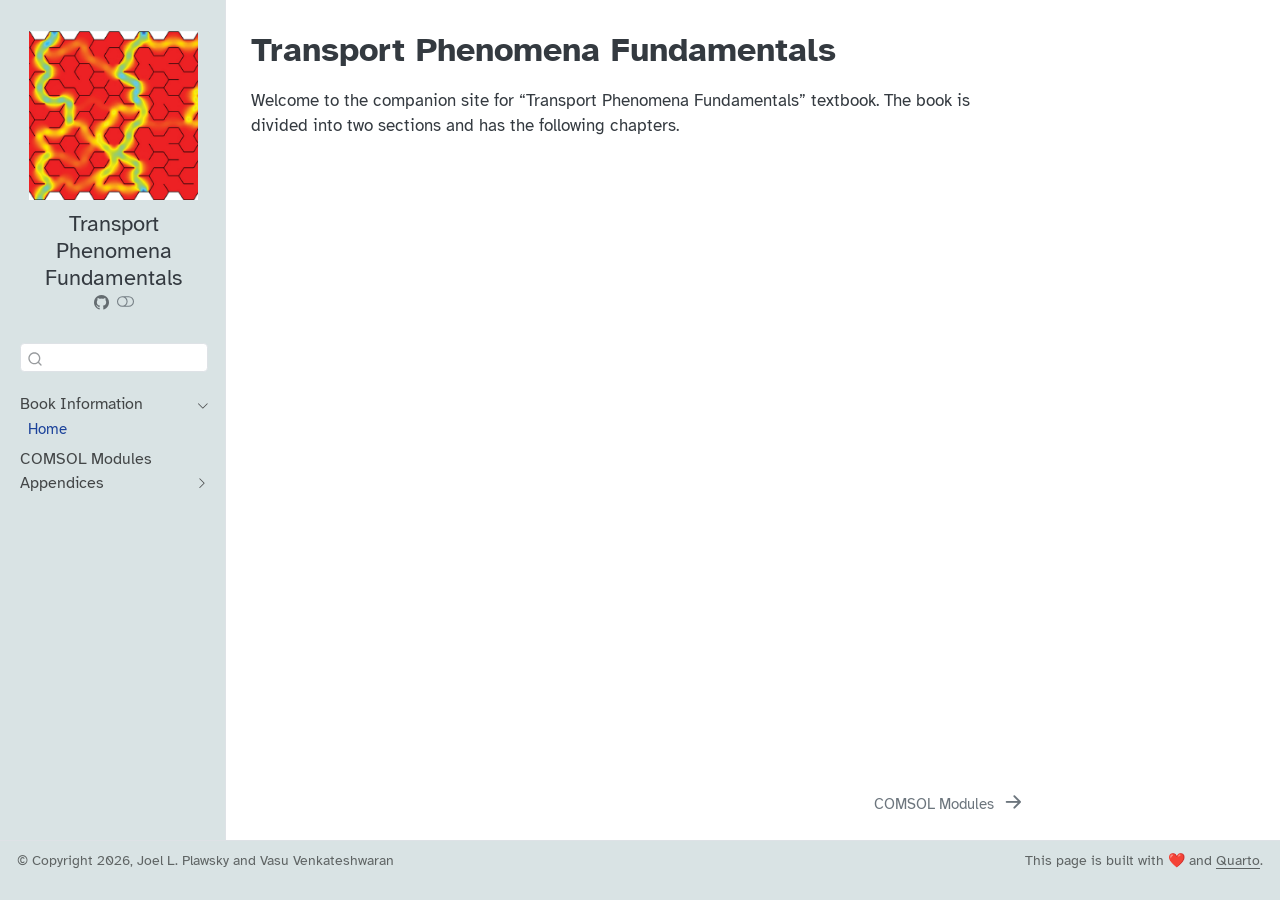
<file: index.html>
<!DOCTYPE html>
<html xmlns="http://www.w3.org/1999/xhtml" lang="en" xml:lang="en"><head>

<meta charset="utf-8">
<meta name="generator" content="quarto-1.8.27">

<meta name="viewport" content="width=device-width, initial-scale=1.0, user-scalable=yes">


<title>Transport Phenomena Fundamentals</title>
<style>
code{white-space: pre-wrap;}
span.smallcaps{font-variant: small-caps;}
div.columns{display: flex; gap: min(4vw, 1.5em);}
div.column{flex: auto; overflow-x: auto;}
div.hanging-indent{margin-left: 1.5em; text-indent: -1.5em;}
ul.task-list{list-style: none;}
ul.task-list li input[type="checkbox"] {
  width: 0.8em;
  margin: 0 0.8em 0.2em -1em; /* quarto-specific, see https://github.com/quarto-dev/quarto-cli/issues/4556 */ 
  vertical-align: middle;
}
</style>


<script src="site_libs/quarto-nav/quarto-nav.js"></script>
<script src="site_libs/clipboard/clipboard.min.js"></script>
<script src="site_libs/quarto-search/autocomplete.umd.js"></script>
<script src="site_libs/quarto-search/fuse.min.js"></script>
<script src="site_libs/quarto-search/quarto-search.js"></script>
<meta name="quarto:offset" content="./">
<link href="./comsol-modules.html" rel="next">
<script src="site_libs/quarto-html/quarto.js" type="module"></script>
<script src="site_libs/quarto-html/tabsets/tabsets.js" type="module"></script>
<script src="site_libs/quarto-html/axe/axe-check.js" type="module"></script>
<script src="site_libs/quarto-html/popper.min.js"></script>
<script src="site_libs/quarto-html/tippy.umd.min.js"></script>
<script src="site_libs/quarto-html/anchor.min.js"></script>
<link href="site_libs/quarto-html/tippy.css" rel="stylesheet">
<link href="site_libs/quarto-html/quarto-syntax-highlighting-ed96de9b727972fe78a7b5d16c58bf87.css" rel="stylesheet" class="quarto-color-scheme" id="quarto-text-highlighting-styles">
<link href="site_libs/quarto-html/quarto-syntax-highlighting-dark-4d9afe2b8d18ee9fa5d0d57b5ed4214d.css" rel="stylesheet" class="quarto-color-scheme quarto-color-alternate" id="quarto-text-highlighting-styles">
<link href="site_libs/quarto-html/quarto-syntax-highlighting-ed96de9b727972fe78a7b5d16c58bf87.css" rel="stylesheet" class="quarto-color-scheme-extra" id="quarto-text-highlighting-styles">
<script src="site_libs/bootstrap/bootstrap.min.js"></script>
<link href="site_libs/bootstrap/bootstrap-icons.css" rel="stylesheet">
<link href="site_libs/bootstrap/bootstrap-d013608d390898327a32711e2953b8cd.min.css" rel="stylesheet" append-hash="true" class="quarto-color-scheme" id="quarto-bootstrap" data-mode="light">
<link href="site_libs/bootstrap/bootstrap-dark-95db613fcb825bb3ec44bdaa0475f774.min.css" rel="stylesheet" append-hash="true" class="quarto-color-scheme quarto-color-alternate" id="quarto-bootstrap" data-mode="dark">
<link href="site_libs/bootstrap/bootstrap-d013608d390898327a32711e2953b8cd.min.css" rel="stylesheet" append-hash="true" class="quarto-color-scheme-extra" id="quarto-bootstrap" data-mode="light">
<script id="quarto-search-options" type="application/json">{
  "location": "sidebar",
  "copy-button": false,
  "collapse-after": 3,
  "panel-placement": "start",
  "type": "textbox",
  "limit": 50,
  "keyboard-shortcut": [
    "f",
    "/",
    "s"
  ],
  "show-item-context": false,
  "language": {
    "search-no-results-text": "No results",
    "search-matching-documents-text": "matching documents",
    "search-copy-link-title": "Copy link to search",
    "search-hide-matches-text": "Hide additional matches",
    "search-more-match-text": "more match in this document",
    "search-more-matches-text": "more matches in this document",
    "search-clear-button-title": "Clear",
    "search-text-placeholder": "",
    "search-detached-cancel-button-title": "Cancel",
    "search-submit-button-title": "Submit",
    "search-label": "Search"
  }
}</script>


<meta property="og:title" content="Transport Phenomena Fundamentals">
<meta property="og:description" content="Companion website for Transport Phenomena Fundamentals textbook.">
<meta property="og:site_name" content="Transport Phenomena Fundamentals">
</head>

<body class="nav-sidebar docked quarto-light"><script id="quarto-html-before-body" type="application/javascript">
    const toggleBodyColorMode = (bsSheetEl) => {
      const mode = bsSheetEl.getAttribute("data-mode");
      const bodyEl = window.document.querySelector("body");
      if (mode === "dark") {
        bodyEl.classList.add("quarto-dark");
        bodyEl.classList.remove("quarto-light");
      } else {
        bodyEl.classList.add("quarto-light");
        bodyEl.classList.remove("quarto-dark");
      }
    }
    const toggleBodyColorPrimary = () => {
      const bsSheetEl = window.document.querySelector("link#quarto-bootstrap:not([rel=disabled-stylesheet])");
      if (bsSheetEl) {
        toggleBodyColorMode(bsSheetEl);
      }
    }
    const setColorSchemeToggle = (alternate) => {
      const toggles = window.document.querySelectorAll('.quarto-color-scheme-toggle');
      for (let i=0; i < toggles.length; i++) {
        const toggle = toggles[i];
        if (toggle) {
          if (alternate) {
            toggle.classList.add("alternate");
          } else {
            toggle.classList.remove("alternate");
          }
        }
      }
    };
    const toggleColorMode = (alternate) => {
      // Switch the stylesheets
      const primaryStylesheets = window.document.querySelectorAll('link.quarto-color-scheme:not(.quarto-color-alternate)');
      const alternateStylesheets = window.document.querySelectorAll('link.quarto-color-scheme.quarto-color-alternate');
      manageTransitions('#quarto-margin-sidebar .nav-link', false);
      if (alternate) {
        // note: dark is layered on light, we don't disable primary!
        enableStylesheet(alternateStylesheets);
        for (const sheetNode of alternateStylesheets) {
          if (sheetNode.id === "quarto-bootstrap") {
            toggleBodyColorMode(sheetNode);
          }
        }
      } else {
        disableStylesheet(alternateStylesheets);
        enableStylesheet(primaryStylesheets)
        toggleBodyColorPrimary();
      }
      manageTransitions('#quarto-margin-sidebar .nav-link', true);
      // Switch the toggles
      setColorSchemeToggle(alternate)
      // Hack to workaround the fact that safari doesn't
      // properly recolor the scrollbar when toggling (#1455)
      if (navigator.userAgent.indexOf('Safari') > 0 && navigator.userAgent.indexOf('Chrome') == -1) {
        manageTransitions("body", false);
        window.scrollTo(0, 1);
        setTimeout(() => {
          window.scrollTo(0, 0);
          manageTransitions("body", true);
        }, 40);
      }
    }
    const disableStylesheet = (stylesheets) => {
      for (let i=0; i < stylesheets.length; i++) {
        const stylesheet = stylesheets[i];
        stylesheet.rel = 'disabled-stylesheet';
      }
    }
    const enableStylesheet = (stylesheets) => {
      for (let i=0; i < stylesheets.length; i++) {
        const stylesheet = stylesheets[i];
        if(stylesheet.rel !== 'stylesheet') { // for Chrome, which will still FOUC without this check
          stylesheet.rel = 'stylesheet';
        }
      }
    }
    const manageTransitions = (selector, allowTransitions) => {
      const els = window.document.querySelectorAll(selector);
      for (let i=0; i < els.length; i++) {
        const el = els[i];
        if (allowTransitions) {
          el.classList.remove('notransition');
        } else {
          el.classList.add('notransition');
        }
      }
    }
    const isFileUrl = () => {
      return window.location.protocol === 'file:';
    }
    const hasAlternateSentinel = () => {
      let styleSentinel = getColorSchemeSentinel();
      if (styleSentinel !== null) {
        return styleSentinel === "alternate";
      } else {
        return false;
      }
    }
    const setStyleSentinel = (alternate) => {
      const value = alternate ? "alternate" : "default";
      if (!isFileUrl()) {
        window.localStorage.setItem("quarto-color-scheme", value);
      } else {
        localAlternateSentinel = value;
      }
    }
    const getColorSchemeSentinel = () => {
      if (!isFileUrl()) {
        const storageValue = window.localStorage.getItem("quarto-color-scheme");
        return storageValue != null ? storageValue : localAlternateSentinel;
      } else {
        return localAlternateSentinel;
      }
    }
    const toggleGiscusIfUsed = (isAlternate, darkModeDefault) => {
      const baseTheme = document.querySelector('#giscus-base-theme')?.value ?? 'light';
      const alternateTheme = document.querySelector('#giscus-alt-theme')?.value ?? 'dark';
      let newTheme = '';
      if(authorPrefersDark) {
        newTheme = isAlternate ? baseTheme : alternateTheme;
      } else {
        newTheme = isAlternate ? alternateTheme : baseTheme;
      }
      const changeGiscusTheme = () => {
        // From: https://github.com/giscus/giscus/issues/336
        const sendMessage = (message) => {
          const iframe = document.querySelector('iframe.giscus-frame');
          if (!iframe) return;
          iframe.contentWindow.postMessage({ giscus: message }, 'https://giscus.app');
        }
        sendMessage({
          setConfig: {
            theme: newTheme
          }
        });
      }
      const isGiscussLoaded = window.document.querySelector('iframe.giscus-frame') !== null;
      if (isGiscussLoaded) {
        changeGiscusTheme();
      }
    };
    const authorPrefersDark = false;
    const darkModeDefault = authorPrefersDark;
      document.querySelector('link#quarto-text-highlighting-styles.quarto-color-scheme-extra').rel = 'disabled-stylesheet';
      document.querySelector('link#quarto-bootstrap.quarto-color-scheme-extra').rel = 'disabled-stylesheet';
    let localAlternateSentinel = darkModeDefault ? 'alternate' : 'default';
    // Dark / light mode switch
    window.quartoToggleColorScheme = () => {
      // Read the current dark / light value
      let toAlternate = !hasAlternateSentinel();
      toggleColorMode(toAlternate);
      setStyleSentinel(toAlternate);
      toggleGiscusIfUsed(toAlternate, darkModeDefault);
      window.dispatchEvent(new Event('resize'));
    };
    // Switch to dark mode if need be
    if (hasAlternateSentinel()) {
      toggleColorMode(true);
    } else {
      toggleColorMode(false);
    }
  </script>

<div id="quarto-search-results"></div>
  <header id="quarto-header" class="headroom fixed-top">
  <nav class="quarto-secondary-nav">
    <div class="container-fluid d-flex">
      <button type="button" class="quarto-btn-toggle btn" data-bs-toggle="collapse" role="button" data-bs-target=".quarto-sidebar-collapse-item" aria-controls="quarto-sidebar" aria-expanded="false" aria-label="Toggle sidebar navigation" onclick="if (window.quartoToggleHeadroom) { window.quartoToggleHeadroom(); }">
        <i class="bi bi-layout-text-sidebar-reverse"></i>
      </button>
        <a class="flex-grow-1 no-decor" role="navigation" data-bs-toggle="collapse" data-bs-target=".quarto-sidebar-collapse-item" aria-controls="quarto-sidebar" aria-expanded="false" aria-label="Toggle sidebar navigation" onclick="if (window.quartoToggleHeadroom) { window.quartoToggleHeadroom(); }">      
          <h1 class="quarto-secondary-nav-title">Transport Phenomena Fundamentals</h1>
        </a>     
      <button type="button" class="btn quarto-search-button" aria-label="Search" onclick="window.quartoOpenSearch();">
        <i class="bi bi-search"></i>
      </button>
    </div>
  </nav>
</header>
<!-- content -->
<div id="quarto-content" class="quarto-container page-columns page-rows-contents page-layout-article">
<!-- sidebar -->
  <nav id="quarto-sidebar" class="sidebar collapse collapse-horizontal quarto-sidebar-collapse-item sidebar-navigation docked overflow-auto">
    <div class="pt-lg-2 mt-2 text-center sidebar-header sidebar-header-stacked">
      <a href="./index.html" class="sidebar-logo-link">
      <img src="./images/logo.png" alt="" class="sidebar-logo light-content py-0 d-lg-inline d-none">
      <img src="./images/logo.png" alt="" class="sidebar-logo dark-content py-0 d-lg-inline d-none">
      </a>
    <div class="sidebar-title mb-0 py-0">
      <a href="./">Transport Phenomena Fundamentals</a> 
        <div class="sidebar-tools-main">
    <a href="https://github.com/TPF-Lab/textbook-companion-site" title="GitHub Site" class="quarto-navigation-tool px-1" aria-label="GitHub Site"><i class="bi bi-github"></i></a>
  <a href="" class="quarto-color-scheme-toggle quarto-navigation-tool  px-1" onclick="window.quartoToggleColorScheme(); return false;" title="Toggle dark mode"><i class="bi"></i></a>
</div>
    </div>
      </div>
        <div class="mt-2 flex-shrink-0 align-items-center">
        <div class="sidebar-search">
        <div id="quarto-search" class="" title="Search"></div>
        </div>
        </div>
    <div class="sidebar-menu-container"> 
    <ul class="list-unstyled mt-1">
        <li class="sidebar-item sidebar-item-section">
      <div class="sidebar-item-container"> 
            <a class="sidebar-item-text sidebar-link text-start" data-bs-toggle="collapse" data-bs-target="#quarto-sidebar-section-1" role="navigation" aria-expanded="true">
 <span class="menu-text">Book Information</span></a>
          <a class="sidebar-item-toggle text-start" data-bs-toggle="collapse" data-bs-target="#quarto-sidebar-section-1" role="navigation" aria-expanded="true" aria-label="Toggle section">
            <i class="bi bi-chevron-right ms-2"></i>
          </a> 
      </div>
      <ul id="quarto-sidebar-section-1" class="collapse list-unstyled sidebar-section depth1 show">  
          <li class="sidebar-item">
  <div class="sidebar-item-container"> 
  <a href="./index.html" class="sidebar-item-text sidebar-link active">
 <span class="menu-text">Home</span></a>
  </div>
</li>
      </ul>
  </li>
        <li class="sidebar-item">
  <div class="sidebar-item-container"> 
  <a href="./comsol-modules.html" class="sidebar-item-text sidebar-link">
 <span class="menu-text">COMSOL Modules</span></a>
  </div>
</li>
        <li class="sidebar-item sidebar-item-section">
      <div class="sidebar-item-container"> 
            <a class="sidebar-item-text sidebar-link text-start collapsed" data-bs-toggle="collapse" data-bs-target="#quarto-sidebar-section-2" role="navigation" aria-expanded="false">
 <span class="menu-text">Appendices</span></a>
          <a class="sidebar-item-toggle text-start collapsed" data-bs-toggle="collapse" data-bs-target="#quarto-sidebar-section-2" role="navigation" aria-expanded="false" aria-label="Toggle section">
            <i class="bi bi-chevron-right ms-2"></i>
          </a> 
      </div>
      <ul id="quarto-sidebar-section-2" class="collapse list-unstyled sidebar-section depth1 ">  
          <li class="sidebar-item">
  <div class="sidebar-item-container"> 
  <a href="./appendices/appendix-a.html" class="sidebar-item-text sidebar-link">
 <span class="menu-text">Appendix A - Test Appendix</span></a>
  </div>
</li>
      </ul>
  </li>
    </ul>
    </div>
</nav>
<div id="quarto-sidebar-glass" class="quarto-sidebar-collapse-item" data-bs-toggle="collapse" data-bs-target=".quarto-sidebar-collapse-item"></div>
<!-- margin-sidebar -->
    <div id="quarto-margin-sidebar" class="sidebar margin-sidebar zindex-bottom">
        
    </div>
<!-- main -->
<main class="content" id="quarto-document-content">


<header id="title-block-header" class="quarto-title-block default">
<div class="quarto-title">
<h1 class="title d-none d-lg-block">Transport Phenomena Fundamentals</h1>
</div>



<div class="quarto-title-meta">

    
  
    
  </div>
  


</header>


<p>Welcome to the companion site for “Transport Phenomena Fundamentals” textbook. The book is divided into two sections and has the following chapters.</p>
<!-- ::: column-screen-inset-right -->
<!-- |  Chap                           | Date                          | -->
<!-- |:-------------------------------:|-------------------------------| -->
<!-- |  [1](/chapters/chapter-1.html)  |                               | -->
<!-- |  [2](/chapters/chapter-2.html)  |                               | -->
<!-- |  [3](/chapters/chapter-3.html)  |                               | -->
<!-- |  [4](/chapters/chapter-4.html)  |                               | -->
<!-- |  [5](/chapters/chapter-5.html)  |                               | -->
<!-- |  [6](/chapters/chapter-6.html)  |                               | -->
<!-- |  [7](/chapters/chapter-7.html)  |                               | -->
<!-- |  [8](/chapters/chapter-8.html)  |                               | -->
<!-- |  [9](/chapters/chapter-9.html)  |                               | -->
<!-- | [10](/chapters/chapter-10.html) |                               | -->
<!-- | [11](/chapters/chapter-11.html) |                               | -->
<!-- | [12](/chapters/chapter-12.html) |                               | -->
<!-- | [13](/chapters/chapter-13.html) |                               | -->
<!-- | [14](/chapters/chapter-14.html) |                               | -->
<!-- | [15](/chapters/chapter-15.html) |                               | -->
<!-- | [16](/chapters/chapter-16.html) |                               | -->



</main> <!-- /main -->
<script id="quarto-html-after-body" type="application/javascript">
  window.document.addEventListener("DOMContentLoaded", function (event) {
    // Ensure there is a toggle, if there isn't float one in the top right
    if (window.document.querySelector('.quarto-color-scheme-toggle') === null) {
      const a = window.document.createElement('a');
      a.classList.add('top-right');
      a.classList.add('quarto-color-scheme-toggle');
      a.href = "";
      a.onclick = function() { try { window.quartoToggleColorScheme(); } catch {} return false; };
      const i = window.document.createElement("i");
      i.classList.add('bi');
      a.appendChild(i);
      window.document.body.appendChild(a);
    }
    setColorSchemeToggle(hasAlternateSentinel())
    const icon = "";
    const anchorJS = new window.AnchorJS();
    anchorJS.options = {
      placement: 'right',
      icon: icon
    };
    anchorJS.add('.anchored');
    const isCodeAnnotation = (el) => {
      for (const clz of el.classList) {
        if (clz.startsWith('code-annotation-')) {                     
          return true;
        }
      }
      return false;
    }
    const onCopySuccess = function(e) {
      // button target
      const button = e.trigger;
      // don't keep focus
      button.blur();
      // flash "checked"
      button.classList.add('code-copy-button-checked');
      var currentTitle = button.getAttribute("title");
      button.setAttribute("title", "Copied!");
      let tooltip;
      if (window.bootstrap) {
        button.setAttribute("data-bs-toggle", "tooltip");
        button.setAttribute("data-bs-placement", "left");
        button.setAttribute("data-bs-title", "Copied!");
        tooltip = new bootstrap.Tooltip(button, 
          { trigger: "manual", 
            customClass: "code-copy-button-tooltip",
            offset: [0, -8]});
        tooltip.show();    
      }
      setTimeout(function() {
        if (tooltip) {
          tooltip.hide();
          button.removeAttribute("data-bs-title");
          button.removeAttribute("data-bs-toggle");
          button.removeAttribute("data-bs-placement");
        }
        button.setAttribute("title", currentTitle);
        button.classList.remove('code-copy-button-checked');
      }, 1000);
      // clear code selection
      e.clearSelection();
    }
    const getTextToCopy = function(trigger) {
      const outerScaffold = trigger.parentElement.cloneNode(true);
      const codeEl = outerScaffold.querySelector('code');
      for (const childEl of codeEl.children) {
        if (isCodeAnnotation(childEl)) {
          childEl.remove();
        }
      }
      return codeEl.innerText;
    }
    const clipboard = new window.ClipboardJS('.code-copy-button:not([data-in-quarto-modal])', {
      text: getTextToCopy
    });
    clipboard.on('success', onCopySuccess);
    if (window.document.getElementById('quarto-embedded-source-code-modal')) {
      const clipboardModal = new window.ClipboardJS('.code-copy-button[data-in-quarto-modal]', {
        text: getTextToCopy,
        container: window.document.getElementById('quarto-embedded-source-code-modal')
      });
      clipboardModal.on('success', onCopySuccess);
    }
      var localhostRegex = new RegExp(/^(?:http|https):\/\/localhost\:?[0-9]*\//);
      var mailtoRegex = new RegExp(/^mailto:/);
        var filterRegex = new RegExp("https:\/\/tpf-lab\.github\.io\/textbook-companion-site\/");
      var isInternal = (href) => {
          return filterRegex.test(href) || localhostRegex.test(href) || mailtoRegex.test(href);
      }
      // Inspect non-navigation links and adorn them if external
     var links = window.document.querySelectorAll('a[href]:not(.nav-link):not(.navbar-brand):not(.toc-action):not(.sidebar-link):not(.sidebar-item-toggle):not(.pagination-link):not(.no-external):not([aria-hidden]):not(.dropdown-item):not(.quarto-navigation-tool):not(.about-link)');
      for (var i=0; i<links.length; i++) {
        const link = links[i];
        if (!isInternal(link.href)) {
          // undo the damage that might have been done by quarto-nav.js in the case of
          // links that we want to consider external
          if (link.dataset.originalHref !== undefined) {
            link.href = link.dataset.originalHref;
          }
        }
      }
    function tippyHover(el, contentFn, onTriggerFn, onUntriggerFn) {
      const config = {
        allowHTML: true,
        maxWidth: 500,
        delay: 100,
        arrow: false,
        appendTo: function(el) {
            return el.parentElement;
        },
        interactive: true,
        interactiveBorder: 10,
        theme: 'quarto',
        placement: 'bottom-start',
      };
      if (contentFn) {
        config.content = contentFn;
      }
      if (onTriggerFn) {
        config.onTrigger = onTriggerFn;
      }
      if (onUntriggerFn) {
        config.onUntrigger = onUntriggerFn;
      }
      window.tippy(el, config); 
    }
    const noterefs = window.document.querySelectorAll('a[role="doc-noteref"]');
    for (var i=0; i<noterefs.length; i++) {
      const ref = noterefs[i];
      tippyHover(ref, function() {
        // use id or data attribute instead here
        let href = ref.getAttribute('data-footnote-href') || ref.getAttribute('href');
        try { href = new URL(href).hash; } catch {}
        const id = href.replace(/^#\/?/, "");
        const note = window.document.getElementById(id);
        if (note) {
          return note.innerHTML;
        } else {
          return "";
        }
      });
    }
    const xrefs = window.document.querySelectorAll('a.quarto-xref');
    const processXRef = (id, note) => {
      // Strip column container classes
      const stripColumnClz = (el) => {
        el.classList.remove("page-full", "page-columns");
        if (el.children) {
          for (const child of el.children) {
            stripColumnClz(child);
          }
        }
      }
      stripColumnClz(note)
      if (id === null || id.startsWith('sec-')) {
        // Special case sections, only their first couple elements
        const container = document.createElement("div");
        if (note.children && note.children.length > 2) {
          container.appendChild(note.children[0].cloneNode(true));
          for (let i = 1; i < note.children.length; i++) {
            const child = note.children[i];
            if (child.tagName === "P" && child.innerText === "") {
              continue;
            } else {
              container.appendChild(child.cloneNode(true));
              break;
            }
          }
          if (window.Quarto?.typesetMath) {
            window.Quarto.typesetMath(container);
          }
          return container.innerHTML
        } else {
          if (window.Quarto?.typesetMath) {
            window.Quarto.typesetMath(note);
          }
          return note.innerHTML;
        }
      } else {
        // Remove any anchor links if they are present
        const anchorLink = note.querySelector('a.anchorjs-link');
        if (anchorLink) {
          anchorLink.remove();
        }
        if (window.Quarto?.typesetMath) {
          window.Quarto.typesetMath(note);
        }
        if (note.classList.contains("callout")) {
          return note.outerHTML;
        } else {
          return note.innerHTML;
        }
      }
    }
    for (var i=0; i<xrefs.length; i++) {
      const xref = xrefs[i];
      tippyHover(xref, undefined, function(instance) {
        instance.disable();
        let url = xref.getAttribute('href');
        let hash = undefined; 
        if (url.startsWith('#')) {
          hash = url;
        } else {
          try { hash = new URL(url).hash; } catch {}
        }
        if (hash) {
          const id = hash.replace(/^#\/?/, "");
          const note = window.document.getElementById(id);
          if (note !== null) {
            try {
              const html = processXRef(id, note.cloneNode(true));
              instance.setContent(html);
            } finally {
              instance.enable();
              instance.show();
            }
          } else {
            // See if we can fetch this
            fetch(url.split('#')[0])
            .then(res => res.text())
            .then(html => {
              const parser = new DOMParser();
              const htmlDoc = parser.parseFromString(html, "text/html");
              const note = htmlDoc.getElementById(id);
              if (note !== null) {
                const html = processXRef(id, note);
                instance.setContent(html);
              } 
            }).finally(() => {
              instance.enable();
              instance.show();
            });
          }
        } else {
          // See if we can fetch a full url (with no hash to target)
          // This is a special case and we should probably do some content thinning / targeting
          fetch(url)
          .then(res => res.text())
          .then(html => {
            const parser = new DOMParser();
            const htmlDoc = parser.parseFromString(html, "text/html");
            const note = htmlDoc.querySelector('main.content');
            if (note !== null) {
              // This should only happen for chapter cross references
              // (since there is no id in the URL)
              // remove the first header
              if (note.children.length > 0 && note.children[0].tagName === "HEADER") {
                note.children[0].remove();
              }
              const html = processXRef(null, note);
              instance.setContent(html);
            } 
          }).finally(() => {
            instance.enable();
            instance.show();
          });
        }
      }, function(instance) {
      });
    }
        let selectedAnnoteEl;
        const selectorForAnnotation = ( cell, annotation) => {
          let cellAttr = 'data-code-cell="' + cell + '"';
          let lineAttr = 'data-code-annotation="' +  annotation + '"';
          const selector = 'span[' + cellAttr + '][' + lineAttr + ']';
          return selector;
        }
        const selectCodeLines = (annoteEl) => {
          const doc = window.document;
          const targetCell = annoteEl.getAttribute("data-target-cell");
          const targetAnnotation = annoteEl.getAttribute("data-target-annotation");
          const annoteSpan = window.document.querySelector(selectorForAnnotation(targetCell, targetAnnotation));
          const lines = annoteSpan.getAttribute("data-code-lines").split(",");
          const lineIds = lines.map((line) => {
            return targetCell + "-" + line;
          })
          let top = null;
          let height = null;
          let parent = null;
          if (lineIds.length > 0) {
              //compute the position of the single el (top and bottom and make a div)
              const el = window.document.getElementById(lineIds[0]);
              top = el.offsetTop;
              height = el.offsetHeight;
              parent = el.parentElement.parentElement;
            if (lineIds.length > 1) {
              const lastEl = window.document.getElementById(lineIds[lineIds.length - 1]);
              const bottom = lastEl.offsetTop + lastEl.offsetHeight;
              height = bottom - top;
            }
            if (top !== null && height !== null && parent !== null) {
              // cook up a div (if necessary) and position it 
              let div = window.document.getElementById("code-annotation-line-highlight");
              if (div === null) {
                div = window.document.createElement("div");
                div.setAttribute("id", "code-annotation-line-highlight");
                div.style.position = 'absolute';
                parent.appendChild(div);
              }
              div.style.top = top - 2 + "px";
              div.style.height = height + 4 + "px";
              div.style.left = 0;
              let gutterDiv = window.document.getElementById("code-annotation-line-highlight-gutter");
              if (gutterDiv === null) {
                gutterDiv = window.document.createElement("div");
                gutterDiv.setAttribute("id", "code-annotation-line-highlight-gutter");
                gutterDiv.style.position = 'absolute';
                const codeCell = window.document.getElementById(targetCell);
                const gutter = codeCell.querySelector('.code-annotation-gutter');
                gutter.appendChild(gutterDiv);
              }
              gutterDiv.style.top = top - 2 + "px";
              gutterDiv.style.height = height + 4 + "px";
            }
            selectedAnnoteEl = annoteEl;
          }
        };
        const unselectCodeLines = () => {
          const elementsIds = ["code-annotation-line-highlight", "code-annotation-line-highlight-gutter"];
          elementsIds.forEach((elId) => {
            const div = window.document.getElementById(elId);
            if (div) {
              div.remove();
            }
          });
          selectedAnnoteEl = undefined;
        };
          // Handle positioning of the toggle
      window.addEventListener(
        "resize",
        throttle(() => {
          elRect = undefined;
          if (selectedAnnoteEl) {
            selectCodeLines(selectedAnnoteEl);
          }
        }, 10)
      );
      function throttle(fn, ms) {
      let throttle = false;
      let timer;
        return (...args) => {
          if(!throttle) { // first call gets through
              fn.apply(this, args);
              throttle = true;
          } else { // all the others get throttled
              if(timer) clearTimeout(timer); // cancel #2
              timer = setTimeout(() => {
                fn.apply(this, args);
                timer = throttle = false;
              }, ms);
          }
        };
      }
        // Attach click handler to the DT
        const annoteDls = window.document.querySelectorAll('dt[data-target-cell]');
        for (const annoteDlNode of annoteDls) {
          annoteDlNode.addEventListener('click', (event) => {
            const clickedEl = event.target;
            if (clickedEl !== selectedAnnoteEl) {
              unselectCodeLines();
              const activeEl = window.document.querySelector('dt[data-target-cell].code-annotation-active');
              if (activeEl) {
                activeEl.classList.remove('code-annotation-active');
              }
              selectCodeLines(clickedEl);
              clickedEl.classList.add('code-annotation-active');
            } else {
              // Unselect the line
              unselectCodeLines();
              clickedEl.classList.remove('code-annotation-active');
            }
          });
        }
    const findCites = (el) => {
      const parentEl = el.parentElement;
      if (parentEl) {
        const cites = parentEl.dataset.cites;
        if (cites) {
          return {
            el,
            cites: cites.split(' ')
          };
        } else {
          return findCites(el.parentElement)
        }
      } else {
        return undefined;
      }
    };
    var bibliorefs = window.document.querySelectorAll('a[role="doc-biblioref"]');
    for (var i=0; i<bibliorefs.length; i++) {
      const ref = bibliorefs[i];
      const citeInfo = findCites(ref);
      if (citeInfo) {
        tippyHover(citeInfo.el, function() {
          var popup = window.document.createElement('div');
          citeInfo.cites.forEach(function(cite) {
            var citeDiv = window.document.createElement('div');
            citeDiv.classList.add('hanging-indent');
            citeDiv.classList.add('csl-entry');
            var biblioDiv = window.document.getElementById('ref-' + cite);
            if (biblioDiv) {
              citeDiv.innerHTML = biblioDiv.innerHTML;
            }
            popup.appendChild(citeDiv);
          });
          return popup.innerHTML;
        });
      }
    }
  });
  </script>
<nav class="page-navigation">
  <div class="nav-page nav-page-previous">
  </div>
  <div class="nav-page nav-page-next">
      <a href="./comsol-modules.html" class="pagination-link" aria-label="COMSOL Modules">
        <span class="nav-page-text">COMSOL Modules</span> <i class="bi bi-arrow-right-short"></i>
      </a>
  </div>
</nav>
</div> <!-- /content -->
<footer class="footer">
  <div class="nav-footer">
    <div class="nav-footer-left">
<p>© Copyright 2026, Joel L. Plawsky and Vasu Venkateshwaran</p>
</div>   
    <div class="nav-footer-center">
      &nbsp;
    </div>
    <div class="nav-footer-right">
<p>This page is built with ❤️ and <a href="https://quarto.org/">Quarto</a>.</p>
</div>
  </div>
</footer>




</body></html>
</file>
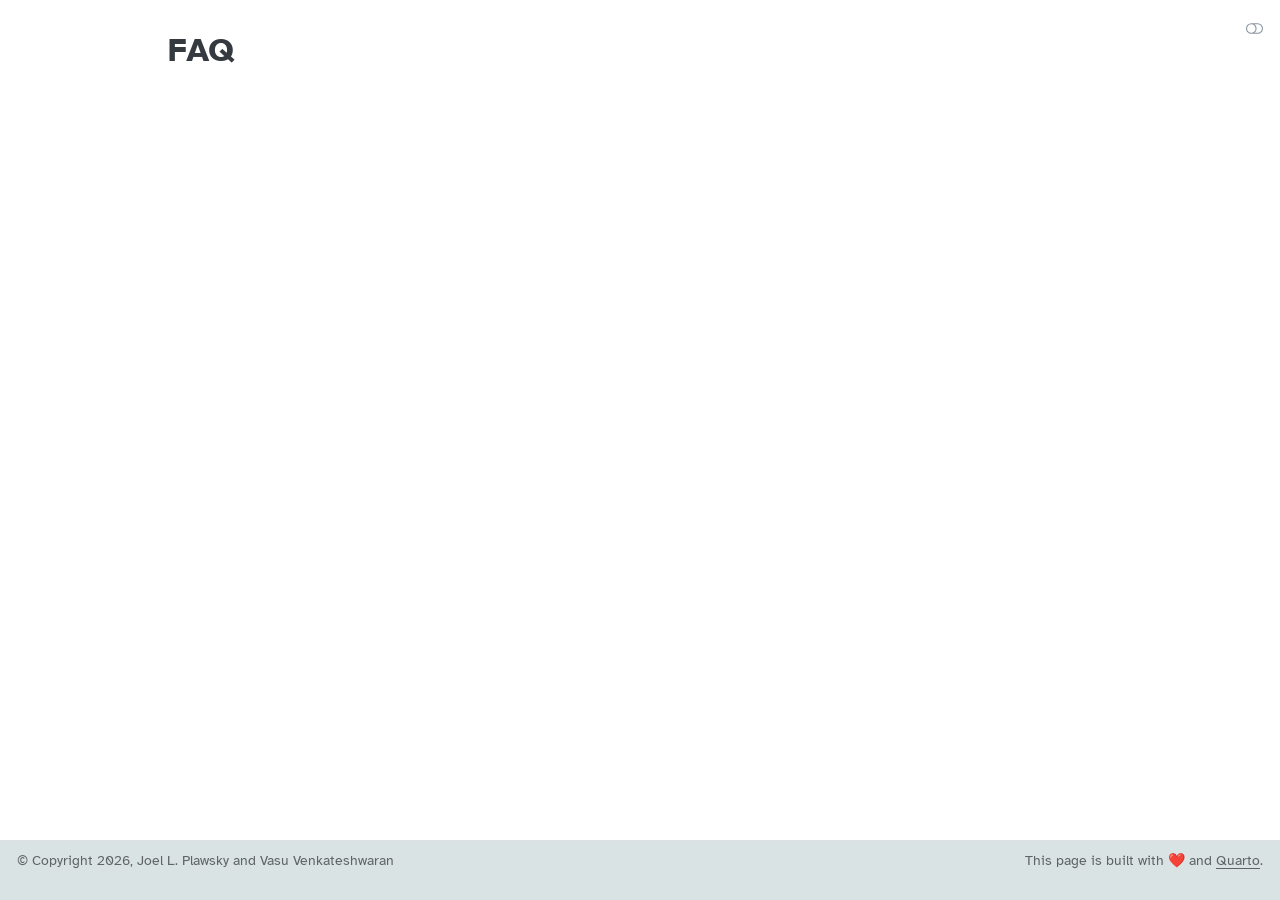
<file: course-faq.html>
<!DOCTYPE html>
<html xmlns="http://www.w3.org/1999/xhtml" lang="en" xml:lang="en"><head>

<meta charset="utf-8">
<meta name="generator" content="quarto-1.8.27">

<meta name="viewport" content="width=device-width, initial-scale=1.0, user-scalable=yes">


<title>FAQ – Transport Phenomena Fundamentals</title>
<style>
code{white-space: pre-wrap;}
span.smallcaps{font-variant: small-caps;}
div.columns{display: flex; gap: min(4vw, 1.5em);}
div.column{flex: auto; overflow-x: auto;}
div.hanging-indent{margin-left: 1.5em; text-indent: -1.5em;}
ul.task-list{list-style: none;}
ul.task-list li input[type="checkbox"] {
  width: 0.8em;
  margin: 0 0.8em 0.2em -1em; /* quarto-specific, see https://github.com/quarto-dev/quarto-cli/issues/4556 */ 
  vertical-align: middle;
}
</style>


<script src="site_libs/quarto-nav/quarto-nav.js"></script>
<script src="site_libs/clipboard/clipboard.min.js"></script>
<script src="site_libs/quarto-search/autocomplete.umd.js"></script>
<script src="site_libs/quarto-search/fuse.min.js"></script>
<script src="site_libs/quarto-search/quarto-search.js"></script>
<meta name="quarto:offset" content="./">
<script src="site_libs/quarto-html/quarto.js" type="module"></script>
<script src="site_libs/quarto-html/tabsets/tabsets.js" type="module"></script>
<script src="site_libs/quarto-html/axe/axe-check.js" type="module"></script>
<script src="site_libs/quarto-html/popper.min.js"></script>
<script src="site_libs/quarto-html/tippy.umd.min.js"></script>
<script src="site_libs/quarto-html/anchor.min.js"></script>
<link href="site_libs/quarto-html/tippy.css" rel="stylesheet">
<link href="site_libs/quarto-html/quarto-syntax-highlighting-ed96de9b727972fe78a7b5d16c58bf87.css" rel="stylesheet" class="quarto-color-scheme" id="quarto-text-highlighting-styles">
<link href="site_libs/quarto-html/quarto-syntax-highlighting-dark-4d9afe2b8d18ee9fa5d0d57b5ed4214d.css" rel="stylesheet" class="quarto-color-scheme quarto-color-alternate" id="quarto-text-highlighting-styles">
<link href="site_libs/quarto-html/quarto-syntax-highlighting-ed96de9b727972fe78a7b5d16c58bf87.css" rel="stylesheet" class="quarto-color-scheme-extra" id="quarto-text-highlighting-styles">
<script src="site_libs/bootstrap/bootstrap.min.js"></script>
<link href="site_libs/bootstrap/bootstrap-icons.css" rel="stylesheet">
<link href="site_libs/bootstrap/bootstrap-d013608d390898327a32711e2953b8cd.min.css" rel="stylesheet" append-hash="true" class="quarto-color-scheme" id="quarto-bootstrap" data-mode="light">
<link href="site_libs/bootstrap/bootstrap-dark-95db613fcb825bb3ec44bdaa0475f774.min.css" rel="stylesheet" append-hash="true" class="quarto-color-scheme quarto-color-alternate" id="quarto-bootstrap" data-mode="dark">
<link href="site_libs/bootstrap/bootstrap-d013608d390898327a32711e2953b8cd.min.css" rel="stylesheet" append-hash="true" class="quarto-color-scheme-extra" id="quarto-bootstrap" data-mode="light">
<script id="quarto-search-options" type="application/json">{
  "location": "sidebar",
  "copy-button": false,
  "collapse-after": 3,
  "panel-placement": "start",
  "type": "textbox",
  "limit": 50,
  "keyboard-shortcut": [
    "f",
    "/",
    "s"
  ],
  "show-item-context": false,
  "language": {
    "search-no-results-text": "No results",
    "search-matching-documents-text": "matching documents",
    "search-copy-link-title": "Copy link to search",
    "search-hide-matches-text": "Hide additional matches",
    "search-more-match-text": "more match in this document",
    "search-more-matches-text": "more matches in this document",
    "search-clear-button-title": "Clear",
    "search-text-placeholder": "",
    "search-detached-cancel-button-title": "Cancel",
    "search-submit-button-title": "Submit",
    "search-label": "Search"
  }
}</script>


<meta property="og:title" content="FAQ – Transport Phenomena Fundamentals">
<meta property="og:site_name" content="Transport Phenomena Fundamentals">
</head>

<body class="quarto-light"><script id="quarto-html-before-body" type="application/javascript">
    const toggleBodyColorMode = (bsSheetEl) => {
      const mode = bsSheetEl.getAttribute("data-mode");
      const bodyEl = window.document.querySelector("body");
      if (mode === "dark") {
        bodyEl.classList.add("quarto-dark");
        bodyEl.classList.remove("quarto-light");
      } else {
        bodyEl.classList.add("quarto-light");
        bodyEl.classList.remove("quarto-dark");
      }
    }
    const toggleBodyColorPrimary = () => {
      const bsSheetEl = window.document.querySelector("link#quarto-bootstrap:not([rel=disabled-stylesheet])");
      if (bsSheetEl) {
        toggleBodyColorMode(bsSheetEl);
      }
    }
    const setColorSchemeToggle = (alternate) => {
      const toggles = window.document.querySelectorAll('.quarto-color-scheme-toggle');
      for (let i=0; i < toggles.length; i++) {
        const toggle = toggles[i];
        if (toggle) {
          if (alternate) {
            toggle.classList.add("alternate");
          } else {
            toggle.classList.remove("alternate");
          }
        }
      }
    };
    const toggleColorMode = (alternate) => {
      // Switch the stylesheets
      const primaryStylesheets = window.document.querySelectorAll('link.quarto-color-scheme:not(.quarto-color-alternate)');
      const alternateStylesheets = window.document.querySelectorAll('link.quarto-color-scheme.quarto-color-alternate');
      manageTransitions('#quarto-margin-sidebar .nav-link', false);
      if (alternate) {
        // note: dark is layered on light, we don't disable primary!
        enableStylesheet(alternateStylesheets);
        for (const sheetNode of alternateStylesheets) {
          if (sheetNode.id === "quarto-bootstrap") {
            toggleBodyColorMode(sheetNode);
          }
        }
      } else {
        disableStylesheet(alternateStylesheets);
        enableStylesheet(primaryStylesheets)
        toggleBodyColorPrimary();
      }
      manageTransitions('#quarto-margin-sidebar .nav-link', true);
      // Switch the toggles
      setColorSchemeToggle(alternate)
      // Hack to workaround the fact that safari doesn't
      // properly recolor the scrollbar when toggling (#1455)
      if (navigator.userAgent.indexOf('Safari') > 0 && navigator.userAgent.indexOf('Chrome') == -1) {
        manageTransitions("body", false);
        window.scrollTo(0, 1);
        setTimeout(() => {
          window.scrollTo(0, 0);
          manageTransitions("body", true);
        }, 40);
      }
    }
    const disableStylesheet = (stylesheets) => {
      for (let i=0; i < stylesheets.length; i++) {
        const stylesheet = stylesheets[i];
        stylesheet.rel = 'disabled-stylesheet';
      }
    }
    const enableStylesheet = (stylesheets) => {
      for (let i=0; i < stylesheets.length; i++) {
        const stylesheet = stylesheets[i];
        if(stylesheet.rel !== 'stylesheet') { // for Chrome, which will still FOUC without this check
          stylesheet.rel = 'stylesheet';
        }
      }
    }
    const manageTransitions = (selector, allowTransitions) => {
      const els = window.document.querySelectorAll(selector);
      for (let i=0; i < els.length; i++) {
        const el = els[i];
        if (allowTransitions) {
          el.classList.remove('notransition');
        } else {
          el.classList.add('notransition');
        }
      }
    }
    const isFileUrl = () => {
      return window.location.protocol === 'file:';
    }
    const hasAlternateSentinel = () => {
      let styleSentinel = getColorSchemeSentinel();
      if (styleSentinel !== null) {
        return styleSentinel === "alternate";
      } else {
        return false;
      }
    }
    const setStyleSentinel = (alternate) => {
      const value = alternate ? "alternate" : "default";
      if (!isFileUrl()) {
        window.localStorage.setItem("quarto-color-scheme", value);
      } else {
        localAlternateSentinel = value;
      }
    }
    const getColorSchemeSentinel = () => {
      if (!isFileUrl()) {
        const storageValue = window.localStorage.getItem("quarto-color-scheme");
        return storageValue != null ? storageValue : localAlternateSentinel;
      } else {
        return localAlternateSentinel;
      }
    }
    const toggleGiscusIfUsed = (isAlternate, darkModeDefault) => {
      const baseTheme = document.querySelector('#giscus-base-theme')?.value ?? 'light';
      const alternateTheme = document.querySelector('#giscus-alt-theme')?.value ?? 'dark';
      let newTheme = '';
      if(authorPrefersDark) {
        newTheme = isAlternate ? baseTheme : alternateTheme;
      } else {
        newTheme = isAlternate ? alternateTheme : baseTheme;
      }
      const changeGiscusTheme = () => {
        // From: https://github.com/giscus/giscus/issues/336
        const sendMessage = (message) => {
          const iframe = document.querySelector('iframe.giscus-frame');
          if (!iframe) return;
          iframe.contentWindow.postMessage({ giscus: message }, 'https://giscus.app');
        }
        sendMessage({
          setConfig: {
            theme: newTheme
          }
        });
      }
      const isGiscussLoaded = window.document.querySelector('iframe.giscus-frame') !== null;
      if (isGiscussLoaded) {
        changeGiscusTheme();
      }
    };
    const authorPrefersDark = false;
    const darkModeDefault = authorPrefersDark;
      document.querySelector('link#quarto-text-highlighting-styles.quarto-color-scheme-extra').rel = 'disabled-stylesheet';
      document.querySelector('link#quarto-bootstrap.quarto-color-scheme-extra').rel = 'disabled-stylesheet';
    let localAlternateSentinel = darkModeDefault ? 'alternate' : 'default';
    // Dark / light mode switch
    window.quartoToggleColorScheme = () => {
      // Read the current dark / light value
      let toAlternate = !hasAlternateSentinel();
      toggleColorMode(toAlternate);
      setStyleSentinel(toAlternate);
      toggleGiscusIfUsed(toAlternate, darkModeDefault);
      window.dispatchEvent(new Event('resize'));
    };
    // Switch to dark mode if need be
    if (hasAlternateSentinel()) {
      toggleColorMode(true);
    } else {
      toggleColorMode(false);
    }
  </script>

<div id="quarto-search-results"></div>
<!-- content -->
<div id="quarto-content" class="quarto-container page-columns page-rows-contents page-layout-article">
<!-- sidebar -->
<!-- margin-sidebar -->
    <div id="quarto-margin-sidebar" class="sidebar margin-sidebar zindex-bottom">
        
    </div>
<!-- main -->
<main class="content" id="quarto-document-content">


<header id="title-block-header" class="quarto-title-block default">
<div class="quarto-title">
<h1 class="title">FAQ</h1>
</div>



<div class="quarto-title-meta">

    
  
    
  </div>
  


</header>





</main> <!-- /main -->
<script id="quarto-html-after-body" type="application/javascript">
  window.document.addEventListener("DOMContentLoaded", function (event) {
    // Ensure there is a toggle, if there isn't float one in the top right
    if (window.document.querySelector('.quarto-color-scheme-toggle') === null) {
      const a = window.document.createElement('a');
      a.classList.add('top-right');
      a.classList.add('quarto-color-scheme-toggle');
      a.href = "";
      a.onclick = function() { try { window.quartoToggleColorScheme(); } catch {} return false; };
      const i = window.document.createElement("i");
      i.classList.add('bi');
      a.appendChild(i);
      window.document.body.appendChild(a);
    }
    setColorSchemeToggle(hasAlternateSentinel())
    const icon = "";
    const anchorJS = new window.AnchorJS();
    anchorJS.options = {
      placement: 'right',
      icon: icon
    };
    anchorJS.add('.anchored');
    const isCodeAnnotation = (el) => {
      for (const clz of el.classList) {
        if (clz.startsWith('code-annotation-')) {                     
          return true;
        }
      }
      return false;
    }
    const onCopySuccess = function(e) {
      // button target
      const button = e.trigger;
      // don't keep focus
      button.blur();
      // flash "checked"
      button.classList.add('code-copy-button-checked');
      var currentTitle = button.getAttribute("title");
      button.setAttribute("title", "Copied!");
      let tooltip;
      if (window.bootstrap) {
        button.setAttribute("data-bs-toggle", "tooltip");
        button.setAttribute("data-bs-placement", "left");
        button.setAttribute("data-bs-title", "Copied!");
        tooltip = new bootstrap.Tooltip(button, 
          { trigger: "manual", 
            customClass: "code-copy-button-tooltip",
            offset: [0, -8]});
        tooltip.show();    
      }
      setTimeout(function() {
        if (tooltip) {
          tooltip.hide();
          button.removeAttribute("data-bs-title");
          button.removeAttribute("data-bs-toggle");
          button.removeAttribute("data-bs-placement");
        }
        button.setAttribute("title", currentTitle);
        button.classList.remove('code-copy-button-checked');
      }, 1000);
      // clear code selection
      e.clearSelection();
    }
    const getTextToCopy = function(trigger) {
      const outerScaffold = trigger.parentElement.cloneNode(true);
      const codeEl = outerScaffold.querySelector('code');
      for (const childEl of codeEl.children) {
        if (isCodeAnnotation(childEl)) {
          childEl.remove();
        }
      }
      return codeEl.innerText;
    }
    const clipboard = new window.ClipboardJS('.code-copy-button:not([data-in-quarto-modal])', {
      text: getTextToCopy
    });
    clipboard.on('success', onCopySuccess);
    if (window.document.getElementById('quarto-embedded-source-code-modal')) {
      const clipboardModal = new window.ClipboardJS('.code-copy-button[data-in-quarto-modal]', {
        text: getTextToCopy,
        container: window.document.getElementById('quarto-embedded-source-code-modal')
      });
      clipboardModal.on('success', onCopySuccess);
    }
      var localhostRegex = new RegExp(/^(?:http|https):\/\/localhost\:?[0-9]*\//);
      var mailtoRegex = new RegExp(/^mailto:/);
        var filterRegex = new RegExp("https:\/\/tpf-lab\.github\.io\/textbook-companion-site\/");
      var isInternal = (href) => {
          return filterRegex.test(href) || localhostRegex.test(href) || mailtoRegex.test(href);
      }
      // Inspect non-navigation links and adorn them if external
     var links = window.document.querySelectorAll('a[href]:not(.nav-link):not(.navbar-brand):not(.toc-action):not(.sidebar-link):not(.sidebar-item-toggle):not(.pagination-link):not(.no-external):not([aria-hidden]):not(.dropdown-item):not(.quarto-navigation-tool):not(.about-link)');
      for (var i=0; i<links.length; i++) {
        const link = links[i];
        if (!isInternal(link.href)) {
          // undo the damage that might have been done by quarto-nav.js in the case of
          // links that we want to consider external
          if (link.dataset.originalHref !== undefined) {
            link.href = link.dataset.originalHref;
          }
        }
      }
    function tippyHover(el, contentFn, onTriggerFn, onUntriggerFn) {
      const config = {
        allowHTML: true,
        maxWidth: 500,
        delay: 100,
        arrow: false,
        appendTo: function(el) {
            return el.parentElement;
        },
        interactive: true,
        interactiveBorder: 10,
        theme: 'quarto',
        placement: 'bottom-start',
      };
      if (contentFn) {
        config.content = contentFn;
      }
      if (onTriggerFn) {
        config.onTrigger = onTriggerFn;
      }
      if (onUntriggerFn) {
        config.onUntrigger = onUntriggerFn;
      }
      window.tippy(el, config); 
    }
    const noterefs = window.document.querySelectorAll('a[role="doc-noteref"]');
    for (var i=0; i<noterefs.length; i++) {
      const ref = noterefs[i];
      tippyHover(ref, function() {
        // use id or data attribute instead here
        let href = ref.getAttribute('data-footnote-href') || ref.getAttribute('href');
        try { href = new URL(href).hash; } catch {}
        const id = href.replace(/^#\/?/, "");
        const note = window.document.getElementById(id);
        if (note) {
          return note.innerHTML;
        } else {
          return "";
        }
      });
    }
    const xrefs = window.document.querySelectorAll('a.quarto-xref');
    const processXRef = (id, note) => {
      // Strip column container classes
      const stripColumnClz = (el) => {
        el.classList.remove("page-full", "page-columns");
        if (el.children) {
          for (const child of el.children) {
            stripColumnClz(child);
          }
        }
      }
      stripColumnClz(note)
      if (id === null || id.startsWith('sec-')) {
        // Special case sections, only their first couple elements
        const container = document.createElement("div");
        if (note.children && note.children.length > 2) {
          container.appendChild(note.children[0].cloneNode(true));
          for (let i = 1; i < note.children.length; i++) {
            const child = note.children[i];
            if (child.tagName === "P" && child.innerText === "") {
              continue;
            } else {
              container.appendChild(child.cloneNode(true));
              break;
            }
          }
          if (window.Quarto?.typesetMath) {
            window.Quarto.typesetMath(container);
          }
          return container.innerHTML
        } else {
          if (window.Quarto?.typesetMath) {
            window.Quarto.typesetMath(note);
          }
          return note.innerHTML;
        }
      } else {
        // Remove any anchor links if they are present
        const anchorLink = note.querySelector('a.anchorjs-link');
        if (anchorLink) {
          anchorLink.remove();
        }
        if (window.Quarto?.typesetMath) {
          window.Quarto.typesetMath(note);
        }
        if (note.classList.contains("callout")) {
          return note.outerHTML;
        } else {
          return note.innerHTML;
        }
      }
    }
    for (var i=0; i<xrefs.length; i++) {
      const xref = xrefs[i];
      tippyHover(xref, undefined, function(instance) {
        instance.disable();
        let url = xref.getAttribute('href');
        let hash = undefined; 
        if (url.startsWith('#')) {
          hash = url;
        } else {
          try { hash = new URL(url).hash; } catch {}
        }
        if (hash) {
          const id = hash.replace(/^#\/?/, "");
          const note = window.document.getElementById(id);
          if (note !== null) {
            try {
              const html = processXRef(id, note.cloneNode(true));
              instance.setContent(html);
            } finally {
              instance.enable();
              instance.show();
            }
          } else {
            // See if we can fetch this
            fetch(url.split('#')[0])
            .then(res => res.text())
            .then(html => {
              const parser = new DOMParser();
              const htmlDoc = parser.parseFromString(html, "text/html");
              const note = htmlDoc.getElementById(id);
              if (note !== null) {
                const html = processXRef(id, note);
                instance.setContent(html);
              } 
            }).finally(() => {
              instance.enable();
              instance.show();
            });
          }
        } else {
          // See if we can fetch a full url (with no hash to target)
          // This is a special case and we should probably do some content thinning / targeting
          fetch(url)
          .then(res => res.text())
          .then(html => {
            const parser = new DOMParser();
            const htmlDoc = parser.parseFromString(html, "text/html");
            const note = htmlDoc.querySelector('main.content');
            if (note !== null) {
              // This should only happen for chapter cross references
              // (since there is no id in the URL)
              // remove the first header
              if (note.children.length > 0 && note.children[0].tagName === "HEADER") {
                note.children[0].remove();
              }
              const html = processXRef(null, note);
              instance.setContent(html);
            } 
          }).finally(() => {
            instance.enable();
            instance.show();
          });
        }
      }, function(instance) {
      });
    }
        let selectedAnnoteEl;
        const selectorForAnnotation = ( cell, annotation) => {
          let cellAttr = 'data-code-cell="' + cell + '"';
          let lineAttr = 'data-code-annotation="' +  annotation + '"';
          const selector = 'span[' + cellAttr + '][' + lineAttr + ']';
          return selector;
        }
        const selectCodeLines = (annoteEl) => {
          const doc = window.document;
          const targetCell = annoteEl.getAttribute("data-target-cell");
          const targetAnnotation = annoteEl.getAttribute("data-target-annotation");
          const annoteSpan = window.document.querySelector(selectorForAnnotation(targetCell, targetAnnotation));
          const lines = annoteSpan.getAttribute("data-code-lines").split(",");
          const lineIds = lines.map((line) => {
            return targetCell + "-" + line;
          })
          let top = null;
          let height = null;
          let parent = null;
          if (lineIds.length > 0) {
              //compute the position of the single el (top and bottom and make a div)
              const el = window.document.getElementById(lineIds[0]);
              top = el.offsetTop;
              height = el.offsetHeight;
              parent = el.parentElement.parentElement;
            if (lineIds.length > 1) {
              const lastEl = window.document.getElementById(lineIds[lineIds.length - 1]);
              const bottom = lastEl.offsetTop + lastEl.offsetHeight;
              height = bottom - top;
            }
            if (top !== null && height !== null && parent !== null) {
              // cook up a div (if necessary) and position it 
              let div = window.document.getElementById("code-annotation-line-highlight");
              if (div === null) {
                div = window.document.createElement("div");
                div.setAttribute("id", "code-annotation-line-highlight");
                div.style.position = 'absolute';
                parent.appendChild(div);
              }
              div.style.top = top - 2 + "px";
              div.style.height = height + 4 + "px";
              div.style.left = 0;
              let gutterDiv = window.document.getElementById("code-annotation-line-highlight-gutter");
              if (gutterDiv === null) {
                gutterDiv = window.document.createElement("div");
                gutterDiv.setAttribute("id", "code-annotation-line-highlight-gutter");
                gutterDiv.style.position = 'absolute';
                const codeCell = window.document.getElementById(targetCell);
                const gutter = codeCell.querySelector('.code-annotation-gutter');
                gutter.appendChild(gutterDiv);
              }
              gutterDiv.style.top = top - 2 + "px";
              gutterDiv.style.height = height + 4 + "px";
            }
            selectedAnnoteEl = annoteEl;
          }
        };
        const unselectCodeLines = () => {
          const elementsIds = ["code-annotation-line-highlight", "code-annotation-line-highlight-gutter"];
          elementsIds.forEach((elId) => {
            const div = window.document.getElementById(elId);
            if (div) {
              div.remove();
            }
          });
          selectedAnnoteEl = undefined;
        };
          // Handle positioning of the toggle
      window.addEventListener(
        "resize",
        throttle(() => {
          elRect = undefined;
          if (selectedAnnoteEl) {
            selectCodeLines(selectedAnnoteEl);
          }
        }, 10)
      );
      function throttle(fn, ms) {
      let throttle = false;
      let timer;
        return (...args) => {
          if(!throttle) { // first call gets through
              fn.apply(this, args);
              throttle = true;
          } else { // all the others get throttled
              if(timer) clearTimeout(timer); // cancel #2
              timer = setTimeout(() => {
                fn.apply(this, args);
                timer = throttle = false;
              }, ms);
          }
        };
      }
        // Attach click handler to the DT
        const annoteDls = window.document.querySelectorAll('dt[data-target-cell]');
        for (const annoteDlNode of annoteDls) {
          annoteDlNode.addEventListener('click', (event) => {
            const clickedEl = event.target;
            if (clickedEl !== selectedAnnoteEl) {
              unselectCodeLines();
              const activeEl = window.document.querySelector('dt[data-target-cell].code-annotation-active');
              if (activeEl) {
                activeEl.classList.remove('code-annotation-active');
              }
              selectCodeLines(clickedEl);
              clickedEl.classList.add('code-annotation-active');
            } else {
              // Unselect the line
              unselectCodeLines();
              clickedEl.classList.remove('code-annotation-active');
            }
          });
        }
    const findCites = (el) => {
      const parentEl = el.parentElement;
      if (parentEl) {
        const cites = parentEl.dataset.cites;
        if (cites) {
          return {
            el,
            cites: cites.split(' ')
          };
        } else {
          return findCites(el.parentElement)
        }
      } else {
        return undefined;
      }
    };
    var bibliorefs = window.document.querySelectorAll('a[role="doc-biblioref"]');
    for (var i=0; i<bibliorefs.length; i++) {
      const ref = bibliorefs[i];
      const citeInfo = findCites(ref);
      if (citeInfo) {
        tippyHover(citeInfo.el, function() {
          var popup = window.document.createElement('div');
          citeInfo.cites.forEach(function(cite) {
            var citeDiv = window.document.createElement('div');
            citeDiv.classList.add('hanging-indent');
            citeDiv.classList.add('csl-entry');
            var biblioDiv = window.document.getElementById('ref-' + cite);
            if (biblioDiv) {
              citeDiv.innerHTML = biblioDiv.innerHTML;
            }
            popup.appendChild(citeDiv);
          });
          return popup.innerHTML;
        });
      }
    }
  });
  </script>
</div> <!-- /content -->
<footer class="footer">
  <div class="nav-footer">
    <div class="nav-footer-left">
<p>© Copyright 2026, Joel L. Plawsky and Vasu Venkateshwaran</p>
</div>   
    <div class="nav-footer-center">
      &nbsp;
    </div>
    <div class="nav-footer-right">
<p>This page is built with ❤️ and <a href="https://quarto.org/">Quarto</a>.</p>
</div>
  </div>
</footer>




</body></html>
</file>
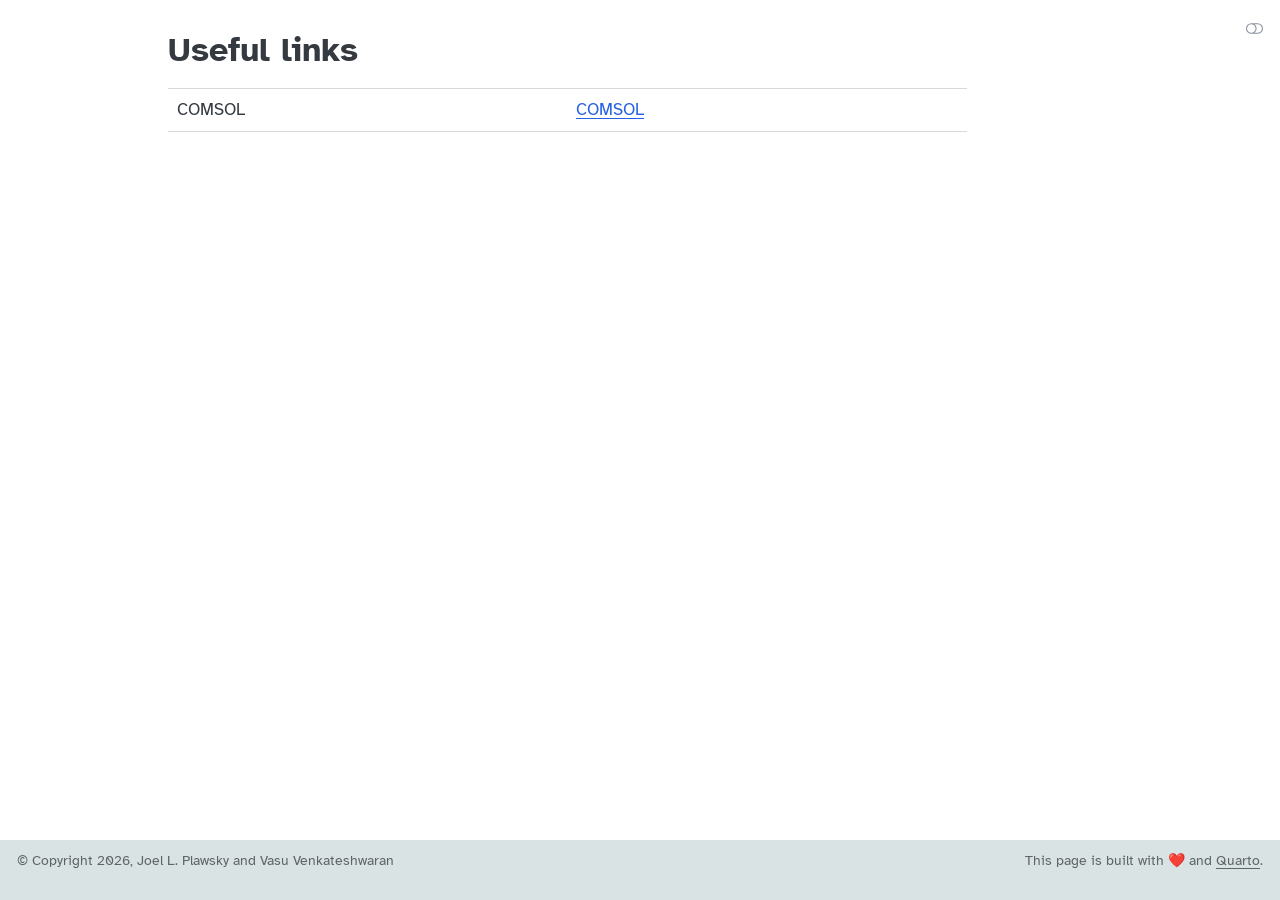
<file: course-links.html>
<!DOCTYPE html>
<html xmlns="http://www.w3.org/1999/xhtml" lang="en" xml:lang="en"><head>

<meta charset="utf-8">
<meta name="generator" content="quarto-1.8.27">

<meta name="viewport" content="width=device-width, initial-scale=1.0, user-scalable=yes">


<title>Useful links – Transport Phenomena Fundamentals</title>
<style>
code{white-space: pre-wrap;}
span.smallcaps{font-variant: small-caps;}
div.columns{display: flex; gap: min(4vw, 1.5em);}
div.column{flex: auto; overflow-x: auto;}
div.hanging-indent{margin-left: 1.5em; text-indent: -1.5em;}
ul.task-list{list-style: none;}
ul.task-list li input[type="checkbox"] {
  width: 0.8em;
  margin: 0 0.8em 0.2em -1em; /* quarto-specific, see https://github.com/quarto-dev/quarto-cli/issues/4556 */ 
  vertical-align: middle;
}
</style>


<script src="site_libs/quarto-nav/quarto-nav.js"></script>
<script src="site_libs/clipboard/clipboard.min.js"></script>
<script src="site_libs/quarto-search/autocomplete.umd.js"></script>
<script src="site_libs/quarto-search/fuse.min.js"></script>
<script src="site_libs/quarto-search/quarto-search.js"></script>
<meta name="quarto:offset" content="./">
<script src="site_libs/quarto-html/quarto.js" type="module"></script>
<script src="site_libs/quarto-html/tabsets/tabsets.js" type="module"></script>
<script src="site_libs/quarto-html/axe/axe-check.js" type="module"></script>
<script src="site_libs/quarto-html/popper.min.js"></script>
<script src="site_libs/quarto-html/tippy.umd.min.js"></script>
<script src="site_libs/quarto-html/anchor.min.js"></script>
<link href="site_libs/quarto-html/tippy.css" rel="stylesheet">
<link href="site_libs/quarto-html/quarto-syntax-highlighting-ed96de9b727972fe78a7b5d16c58bf87.css" rel="stylesheet" class="quarto-color-scheme" id="quarto-text-highlighting-styles">
<link href="site_libs/quarto-html/quarto-syntax-highlighting-dark-4d9afe2b8d18ee9fa5d0d57b5ed4214d.css" rel="stylesheet" class="quarto-color-scheme quarto-color-alternate" id="quarto-text-highlighting-styles">
<link href="site_libs/quarto-html/quarto-syntax-highlighting-ed96de9b727972fe78a7b5d16c58bf87.css" rel="stylesheet" class="quarto-color-scheme-extra" id="quarto-text-highlighting-styles">
<script src="site_libs/bootstrap/bootstrap.min.js"></script>
<link href="site_libs/bootstrap/bootstrap-icons.css" rel="stylesheet">
<link href="site_libs/bootstrap/bootstrap-d013608d390898327a32711e2953b8cd.min.css" rel="stylesheet" append-hash="true" class="quarto-color-scheme" id="quarto-bootstrap" data-mode="light">
<link href="site_libs/bootstrap/bootstrap-dark-95db613fcb825bb3ec44bdaa0475f774.min.css" rel="stylesheet" append-hash="true" class="quarto-color-scheme quarto-color-alternate" id="quarto-bootstrap" data-mode="dark">
<link href="site_libs/bootstrap/bootstrap-d013608d390898327a32711e2953b8cd.min.css" rel="stylesheet" append-hash="true" class="quarto-color-scheme-extra" id="quarto-bootstrap" data-mode="light">
<script id="quarto-search-options" type="application/json">{
  "location": "sidebar",
  "copy-button": false,
  "collapse-after": 3,
  "panel-placement": "start",
  "type": "textbox",
  "limit": 50,
  "keyboard-shortcut": [
    "f",
    "/",
    "s"
  ],
  "show-item-context": false,
  "language": {
    "search-no-results-text": "No results",
    "search-matching-documents-text": "matching documents",
    "search-copy-link-title": "Copy link to search",
    "search-hide-matches-text": "Hide additional matches",
    "search-more-match-text": "more match in this document",
    "search-more-matches-text": "more matches in this document",
    "search-clear-button-title": "Clear",
    "search-text-placeholder": "",
    "search-detached-cancel-button-title": "Cancel",
    "search-submit-button-title": "Submit",
    "search-label": "Search"
  }
}</script>


<meta property="og:title" content="Useful links – Transport Phenomena Fundamentals">
<meta property="og:site_name" content="Transport Phenomena Fundamentals">
</head>

<body class="quarto-light"><script id="quarto-html-before-body" type="application/javascript">
    const toggleBodyColorMode = (bsSheetEl) => {
      const mode = bsSheetEl.getAttribute("data-mode");
      const bodyEl = window.document.querySelector("body");
      if (mode === "dark") {
        bodyEl.classList.add("quarto-dark");
        bodyEl.classList.remove("quarto-light");
      } else {
        bodyEl.classList.add("quarto-light");
        bodyEl.classList.remove("quarto-dark");
      }
    }
    const toggleBodyColorPrimary = () => {
      const bsSheetEl = window.document.querySelector("link#quarto-bootstrap:not([rel=disabled-stylesheet])");
      if (bsSheetEl) {
        toggleBodyColorMode(bsSheetEl);
      }
    }
    const setColorSchemeToggle = (alternate) => {
      const toggles = window.document.querySelectorAll('.quarto-color-scheme-toggle');
      for (let i=0; i < toggles.length; i++) {
        const toggle = toggles[i];
        if (toggle) {
          if (alternate) {
            toggle.classList.add("alternate");
          } else {
            toggle.classList.remove("alternate");
          }
        }
      }
    };
    const toggleColorMode = (alternate) => {
      // Switch the stylesheets
      const primaryStylesheets = window.document.querySelectorAll('link.quarto-color-scheme:not(.quarto-color-alternate)');
      const alternateStylesheets = window.document.querySelectorAll('link.quarto-color-scheme.quarto-color-alternate');
      manageTransitions('#quarto-margin-sidebar .nav-link', false);
      if (alternate) {
        // note: dark is layered on light, we don't disable primary!
        enableStylesheet(alternateStylesheets);
        for (const sheetNode of alternateStylesheets) {
          if (sheetNode.id === "quarto-bootstrap") {
            toggleBodyColorMode(sheetNode);
          }
        }
      } else {
        disableStylesheet(alternateStylesheets);
        enableStylesheet(primaryStylesheets)
        toggleBodyColorPrimary();
      }
      manageTransitions('#quarto-margin-sidebar .nav-link', true);
      // Switch the toggles
      setColorSchemeToggle(alternate)
      // Hack to workaround the fact that safari doesn't
      // properly recolor the scrollbar when toggling (#1455)
      if (navigator.userAgent.indexOf('Safari') > 0 && navigator.userAgent.indexOf('Chrome') == -1) {
        manageTransitions("body", false);
        window.scrollTo(0, 1);
        setTimeout(() => {
          window.scrollTo(0, 0);
          manageTransitions("body", true);
        }, 40);
      }
    }
    const disableStylesheet = (stylesheets) => {
      for (let i=0; i < stylesheets.length; i++) {
        const stylesheet = stylesheets[i];
        stylesheet.rel = 'disabled-stylesheet';
      }
    }
    const enableStylesheet = (stylesheets) => {
      for (let i=0; i < stylesheets.length; i++) {
        const stylesheet = stylesheets[i];
        if(stylesheet.rel !== 'stylesheet') { // for Chrome, which will still FOUC without this check
          stylesheet.rel = 'stylesheet';
        }
      }
    }
    const manageTransitions = (selector, allowTransitions) => {
      const els = window.document.querySelectorAll(selector);
      for (let i=0; i < els.length; i++) {
        const el = els[i];
        if (allowTransitions) {
          el.classList.remove('notransition');
        } else {
          el.classList.add('notransition');
        }
      }
    }
    const isFileUrl = () => {
      return window.location.protocol === 'file:';
    }
    const hasAlternateSentinel = () => {
      let styleSentinel = getColorSchemeSentinel();
      if (styleSentinel !== null) {
        return styleSentinel === "alternate";
      } else {
        return false;
      }
    }
    const setStyleSentinel = (alternate) => {
      const value = alternate ? "alternate" : "default";
      if (!isFileUrl()) {
        window.localStorage.setItem("quarto-color-scheme", value);
      } else {
        localAlternateSentinel = value;
      }
    }
    const getColorSchemeSentinel = () => {
      if (!isFileUrl()) {
        const storageValue = window.localStorage.getItem("quarto-color-scheme");
        return storageValue != null ? storageValue : localAlternateSentinel;
      } else {
        return localAlternateSentinel;
      }
    }
    const toggleGiscusIfUsed = (isAlternate, darkModeDefault) => {
      const baseTheme = document.querySelector('#giscus-base-theme')?.value ?? 'light';
      const alternateTheme = document.querySelector('#giscus-alt-theme')?.value ?? 'dark';
      let newTheme = '';
      if(authorPrefersDark) {
        newTheme = isAlternate ? baseTheme : alternateTheme;
      } else {
        newTheme = isAlternate ? alternateTheme : baseTheme;
      }
      const changeGiscusTheme = () => {
        // From: https://github.com/giscus/giscus/issues/336
        const sendMessage = (message) => {
          const iframe = document.querySelector('iframe.giscus-frame');
          if (!iframe) return;
          iframe.contentWindow.postMessage({ giscus: message }, 'https://giscus.app');
        }
        sendMessage({
          setConfig: {
            theme: newTheme
          }
        });
      }
      const isGiscussLoaded = window.document.querySelector('iframe.giscus-frame') !== null;
      if (isGiscussLoaded) {
        changeGiscusTheme();
      }
    };
    const authorPrefersDark = false;
    const darkModeDefault = authorPrefersDark;
      document.querySelector('link#quarto-text-highlighting-styles.quarto-color-scheme-extra').rel = 'disabled-stylesheet';
      document.querySelector('link#quarto-bootstrap.quarto-color-scheme-extra').rel = 'disabled-stylesheet';
    let localAlternateSentinel = darkModeDefault ? 'alternate' : 'default';
    // Dark / light mode switch
    window.quartoToggleColorScheme = () => {
      // Read the current dark / light value
      let toAlternate = !hasAlternateSentinel();
      toggleColorMode(toAlternate);
      setStyleSentinel(toAlternate);
      toggleGiscusIfUsed(toAlternate, darkModeDefault);
      window.dispatchEvent(new Event('resize'));
    };
    // Switch to dark mode if need be
    if (hasAlternateSentinel()) {
      toggleColorMode(true);
    } else {
      toggleColorMode(false);
    }
  </script>

<div id="quarto-search-results"></div>
<!-- content -->
<div id="quarto-content" class="quarto-container page-columns page-rows-contents page-layout-article">
<!-- sidebar -->
<!-- margin-sidebar -->
    <div id="quarto-margin-sidebar" class="sidebar margin-sidebar zindex-bottom">
        
    </div>
<!-- main -->
<main class="content" id="quarto-document-content">


<header id="title-block-header" class="quarto-title-block default">
<div class="quarto-title">
<h1 class="title">Useful links</h1>
</div>



<div class="quarto-title-meta">

    
  
    
  </div>
  


</header>


<table class="caption-top table">
<tbody>
<tr class="odd">
<td>COMSOL</td>
<td><a href="https://www.comsol.com/">COMSOL</a></td>
</tr>
</tbody>
</table>



</main> <!-- /main -->
<script id="quarto-html-after-body" type="application/javascript">
  window.document.addEventListener("DOMContentLoaded", function (event) {
    // Ensure there is a toggle, if there isn't float one in the top right
    if (window.document.querySelector('.quarto-color-scheme-toggle') === null) {
      const a = window.document.createElement('a');
      a.classList.add('top-right');
      a.classList.add('quarto-color-scheme-toggle');
      a.href = "";
      a.onclick = function() { try { window.quartoToggleColorScheme(); } catch {} return false; };
      const i = window.document.createElement("i");
      i.classList.add('bi');
      a.appendChild(i);
      window.document.body.appendChild(a);
    }
    setColorSchemeToggle(hasAlternateSentinel())
    const icon = "";
    const anchorJS = new window.AnchorJS();
    anchorJS.options = {
      placement: 'right',
      icon: icon
    };
    anchorJS.add('.anchored');
    const isCodeAnnotation = (el) => {
      for (const clz of el.classList) {
        if (clz.startsWith('code-annotation-')) {                     
          return true;
        }
      }
      return false;
    }
    const onCopySuccess = function(e) {
      // button target
      const button = e.trigger;
      // don't keep focus
      button.blur();
      // flash "checked"
      button.classList.add('code-copy-button-checked');
      var currentTitle = button.getAttribute("title");
      button.setAttribute("title", "Copied!");
      let tooltip;
      if (window.bootstrap) {
        button.setAttribute("data-bs-toggle", "tooltip");
        button.setAttribute("data-bs-placement", "left");
        button.setAttribute("data-bs-title", "Copied!");
        tooltip = new bootstrap.Tooltip(button, 
          { trigger: "manual", 
            customClass: "code-copy-button-tooltip",
            offset: [0, -8]});
        tooltip.show();    
      }
      setTimeout(function() {
        if (tooltip) {
          tooltip.hide();
          button.removeAttribute("data-bs-title");
          button.removeAttribute("data-bs-toggle");
          button.removeAttribute("data-bs-placement");
        }
        button.setAttribute("title", currentTitle);
        button.classList.remove('code-copy-button-checked');
      }, 1000);
      // clear code selection
      e.clearSelection();
    }
    const getTextToCopy = function(trigger) {
      const outerScaffold = trigger.parentElement.cloneNode(true);
      const codeEl = outerScaffold.querySelector('code');
      for (const childEl of codeEl.children) {
        if (isCodeAnnotation(childEl)) {
          childEl.remove();
        }
      }
      return codeEl.innerText;
    }
    const clipboard = new window.ClipboardJS('.code-copy-button:not([data-in-quarto-modal])', {
      text: getTextToCopy
    });
    clipboard.on('success', onCopySuccess);
    if (window.document.getElementById('quarto-embedded-source-code-modal')) {
      const clipboardModal = new window.ClipboardJS('.code-copy-button[data-in-quarto-modal]', {
        text: getTextToCopy,
        container: window.document.getElementById('quarto-embedded-source-code-modal')
      });
      clipboardModal.on('success', onCopySuccess);
    }
      var localhostRegex = new RegExp(/^(?:http|https):\/\/localhost\:?[0-9]*\//);
      var mailtoRegex = new RegExp(/^mailto:/);
        var filterRegex = new RegExp("https:\/\/tpf-lab\.github\.io\/textbook-companion-site\/");
      var isInternal = (href) => {
          return filterRegex.test(href) || localhostRegex.test(href) || mailtoRegex.test(href);
      }
      // Inspect non-navigation links and adorn them if external
     var links = window.document.querySelectorAll('a[href]:not(.nav-link):not(.navbar-brand):not(.toc-action):not(.sidebar-link):not(.sidebar-item-toggle):not(.pagination-link):not(.no-external):not([aria-hidden]):not(.dropdown-item):not(.quarto-navigation-tool):not(.about-link)');
      for (var i=0; i<links.length; i++) {
        const link = links[i];
        if (!isInternal(link.href)) {
          // undo the damage that might have been done by quarto-nav.js in the case of
          // links that we want to consider external
          if (link.dataset.originalHref !== undefined) {
            link.href = link.dataset.originalHref;
          }
        }
      }
    function tippyHover(el, contentFn, onTriggerFn, onUntriggerFn) {
      const config = {
        allowHTML: true,
        maxWidth: 500,
        delay: 100,
        arrow: false,
        appendTo: function(el) {
            return el.parentElement;
        },
        interactive: true,
        interactiveBorder: 10,
        theme: 'quarto',
        placement: 'bottom-start',
      };
      if (contentFn) {
        config.content = contentFn;
      }
      if (onTriggerFn) {
        config.onTrigger = onTriggerFn;
      }
      if (onUntriggerFn) {
        config.onUntrigger = onUntriggerFn;
      }
      window.tippy(el, config); 
    }
    const noterefs = window.document.querySelectorAll('a[role="doc-noteref"]');
    for (var i=0; i<noterefs.length; i++) {
      const ref = noterefs[i];
      tippyHover(ref, function() {
        // use id or data attribute instead here
        let href = ref.getAttribute('data-footnote-href') || ref.getAttribute('href');
        try { href = new URL(href).hash; } catch {}
        const id = href.replace(/^#\/?/, "");
        const note = window.document.getElementById(id);
        if (note) {
          return note.innerHTML;
        } else {
          return "";
        }
      });
    }
    const xrefs = window.document.querySelectorAll('a.quarto-xref');
    const processXRef = (id, note) => {
      // Strip column container classes
      const stripColumnClz = (el) => {
        el.classList.remove("page-full", "page-columns");
        if (el.children) {
          for (const child of el.children) {
            stripColumnClz(child);
          }
        }
      }
      stripColumnClz(note)
      if (id === null || id.startsWith('sec-')) {
        // Special case sections, only their first couple elements
        const container = document.createElement("div");
        if (note.children && note.children.length > 2) {
          container.appendChild(note.children[0].cloneNode(true));
          for (let i = 1; i < note.children.length; i++) {
            const child = note.children[i];
            if (child.tagName === "P" && child.innerText === "") {
              continue;
            } else {
              container.appendChild(child.cloneNode(true));
              break;
            }
          }
          if (window.Quarto?.typesetMath) {
            window.Quarto.typesetMath(container);
          }
          return container.innerHTML
        } else {
          if (window.Quarto?.typesetMath) {
            window.Quarto.typesetMath(note);
          }
          return note.innerHTML;
        }
      } else {
        // Remove any anchor links if they are present
        const anchorLink = note.querySelector('a.anchorjs-link');
        if (anchorLink) {
          anchorLink.remove();
        }
        if (window.Quarto?.typesetMath) {
          window.Quarto.typesetMath(note);
        }
        if (note.classList.contains("callout")) {
          return note.outerHTML;
        } else {
          return note.innerHTML;
        }
      }
    }
    for (var i=0; i<xrefs.length; i++) {
      const xref = xrefs[i];
      tippyHover(xref, undefined, function(instance) {
        instance.disable();
        let url = xref.getAttribute('href');
        let hash = undefined; 
        if (url.startsWith('#')) {
          hash = url;
        } else {
          try { hash = new URL(url).hash; } catch {}
        }
        if (hash) {
          const id = hash.replace(/^#\/?/, "");
          const note = window.document.getElementById(id);
          if (note !== null) {
            try {
              const html = processXRef(id, note.cloneNode(true));
              instance.setContent(html);
            } finally {
              instance.enable();
              instance.show();
            }
          } else {
            // See if we can fetch this
            fetch(url.split('#')[0])
            .then(res => res.text())
            .then(html => {
              const parser = new DOMParser();
              const htmlDoc = parser.parseFromString(html, "text/html");
              const note = htmlDoc.getElementById(id);
              if (note !== null) {
                const html = processXRef(id, note);
                instance.setContent(html);
              } 
            }).finally(() => {
              instance.enable();
              instance.show();
            });
          }
        } else {
          // See if we can fetch a full url (with no hash to target)
          // This is a special case and we should probably do some content thinning / targeting
          fetch(url)
          .then(res => res.text())
          .then(html => {
            const parser = new DOMParser();
            const htmlDoc = parser.parseFromString(html, "text/html");
            const note = htmlDoc.querySelector('main.content');
            if (note !== null) {
              // This should only happen for chapter cross references
              // (since there is no id in the URL)
              // remove the first header
              if (note.children.length > 0 && note.children[0].tagName === "HEADER") {
                note.children[0].remove();
              }
              const html = processXRef(null, note);
              instance.setContent(html);
            } 
          }).finally(() => {
            instance.enable();
            instance.show();
          });
        }
      }, function(instance) {
      });
    }
        let selectedAnnoteEl;
        const selectorForAnnotation = ( cell, annotation) => {
          let cellAttr = 'data-code-cell="' + cell + '"';
          let lineAttr = 'data-code-annotation="' +  annotation + '"';
          const selector = 'span[' + cellAttr + '][' + lineAttr + ']';
          return selector;
        }
        const selectCodeLines = (annoteEl) => {
          const doc = window.document;
          const targetCell = annoteEl.getAttribute("data-target-cell");
          const targetAnnotation = annoteEl.getAttribute("data-target-annotation");
          const annoteSpan = window.document.querySelector(selectorForAnnotation(targetCell, targetAnnotation));
          const lines = annoteSpan.getAttribute("data-code-lines").split(",");
          const lineIds = lines.map((line) => {
            return targetCell + "-" + line;
          })
          let top = null;
          let height = null;
          let parent = null;
          if (lineIds.length > 0) {
              //compute the position of the single el (top and bottom and make a div)
              const el = window.document.getElementById(lineIds[0]);
              top = el.offsetTop;
              height = el.offsetHeight;
              parent = el.parentElement.parentElement;
            if (lineIds.length > 1) {
              const lastEl = window.document.getElementById(lineIds[lineIds.length - 1]);
              const bottom = lastEl.offsetTop + lastEl.offsetHeight;
              height = bottom - top;
            }
            if (top !== null && height !== null && parent !== null) {
              // cook up a div (if necessary) and position it 
              let div = window.document.getElementById("code-annotation-line-highlight");
              if (div === null) {
                div = window.document.createElement("div");
                div.setAttribute("id", "code-annotation-line-highlight");
                div.style.position = 'absolute';
                parent.appendChild(div);
              }
              div.style.top = top - 2 + "px";
              div.style.height = height + 4 + "px";
              div.style.left = 0;
              let gutterDiv = window.document.getElementById("code-annotation-line-highlight-gutter");
              if (gutterDiv === null) {
                gutterDiv = window.document.createElement("div");
                gutterDiv.setAttribute("id", "code-annotation-line-highlight-gutter");
                gutterDiv.style.position = 'absolute';
                const codeCell = window.document.getElementById(targetCell);
                const gutter = codeCell.querySelector('.code-annotation-gutter');
                gutter.appendChild(gutterDiv);
              }
              gutterDiv.style.top = top - 2 + "px";
              gutterDiv.style.height = height + 4 + "px";
            }
            selectedAnnoteEl = annoteEl;
          }
        };
        const unselectCodeLines = () => {
          const elementsIds = ["code-annotation-line-highlight", "code-annotation-line-highlight-gutter"];
          elementsIds.forEach((elId) => {
            const div = window.document.getElementById(elId);
            if (div) {
              div.remove();
            }
          });
          selectedAnnoteEl = undefined;
        };
          // Handle positioning of the toggle
      window.addEventListener(
        "resize",
        throttle(() => {
          elRect = undefined;
          if (selectedAnnoteEl) {
            selectCodeLines(selectedAnnoteEl);
          }
        }, 10)
      );
      function throttle(fn, ms) {
      let throttle = false;
      let timer;
        return (...args) => {
          if(!throttle) { // first call gets through
              fn.apply(this, args);
              throttle = true;
          } else { // all the others get throttled
              if(timer) clearTimeout(timer); // cancel #2
              timer = setTimeout(() => {
                fn.apply(this, args);
                timer = throttle = false;
              }, ms);
          }
        };
      }
        // Attach click handler to the DT
        const annoteDls = window.document.querySelectorAll('dt[data-target-cell]');
        for (const annoteDlNode of annoteDls) {
          annoteDlNode.addEventListener('click', (event) => {
            const clickedEl = event.target;
            if (clickedEl !== selectedAnnoteEl) {
              unselectCodeLines();
              const activeEl = window.document.querySelector('dt[data-target-cell].code-annotation-active');
              if (activeEl) {
                activeEl.classList.remove('code-annotation-active');
              }
              selectCodeLines(clickedEl);
              clickedEl.classList.add('code-annotation-active');
            } else {
              // Unselect the line
              unselectCodeLines();
              clickedEl.classList.remove('code-annotation-active');
            }
          });
        }
    const findCites = (el) => {
      const parentEl = el.parentElement;
      if (parentEl) {
        const cites = parentEl.dataset.cites;
        if (cites) {
          return {
            el,
            cites: cites.split(' ')
          };
        } else {
          return findCites(el.parentElement)
        }
      } else {
        return undefined;
      }
    };
    var bibliorefs = window.document.querySelectorAll('a[role="doc-biblioref"]');
    for (var i=0; i<bibliorefs.length; i++) {
      const ref = bibliorefs[i];
      const citeInfo = findCites(ref);
      if (citeInfo) {
        tippyHover(citeInfo.el, function() {
          var popup = window.document.createElement('div');
          citeInfo.cites.forEach(function(cite) {
            var citeDiv = window.document.createElement('div');
            citeDiv.classList.add('hanging-indent');
            citeDiv.classList.add('csl-entry');
            var biblioDiv = window.document.getElementById('ref-' + cite);
            if (biblioDiv) {
              citeDiv.innerHTML = biblioDiv.innerHTML;
            }
            popup.appendChild(citeDiv);
          });
          return popup.innerHTML;
        });
      }
    }
  });
  </script>
</div> <!-- /content -->
<footer class="footer">
  <div class="nav-footer">
    <div class="nav-footer-left">
<p>© Copyright 2026, Joel L. Plawsky and Vasu Venkateshwaran</p>
</div>   
    <div class="nav-footer-center">
      &nbsp;
    </div>
    <div class="nav-footer-right">
<p>This page is built with ❤️ and <a href="https://quarto.org/">Quarto</a>.</p>
</div>
  </div>
</footer>




</body></html>
</file>
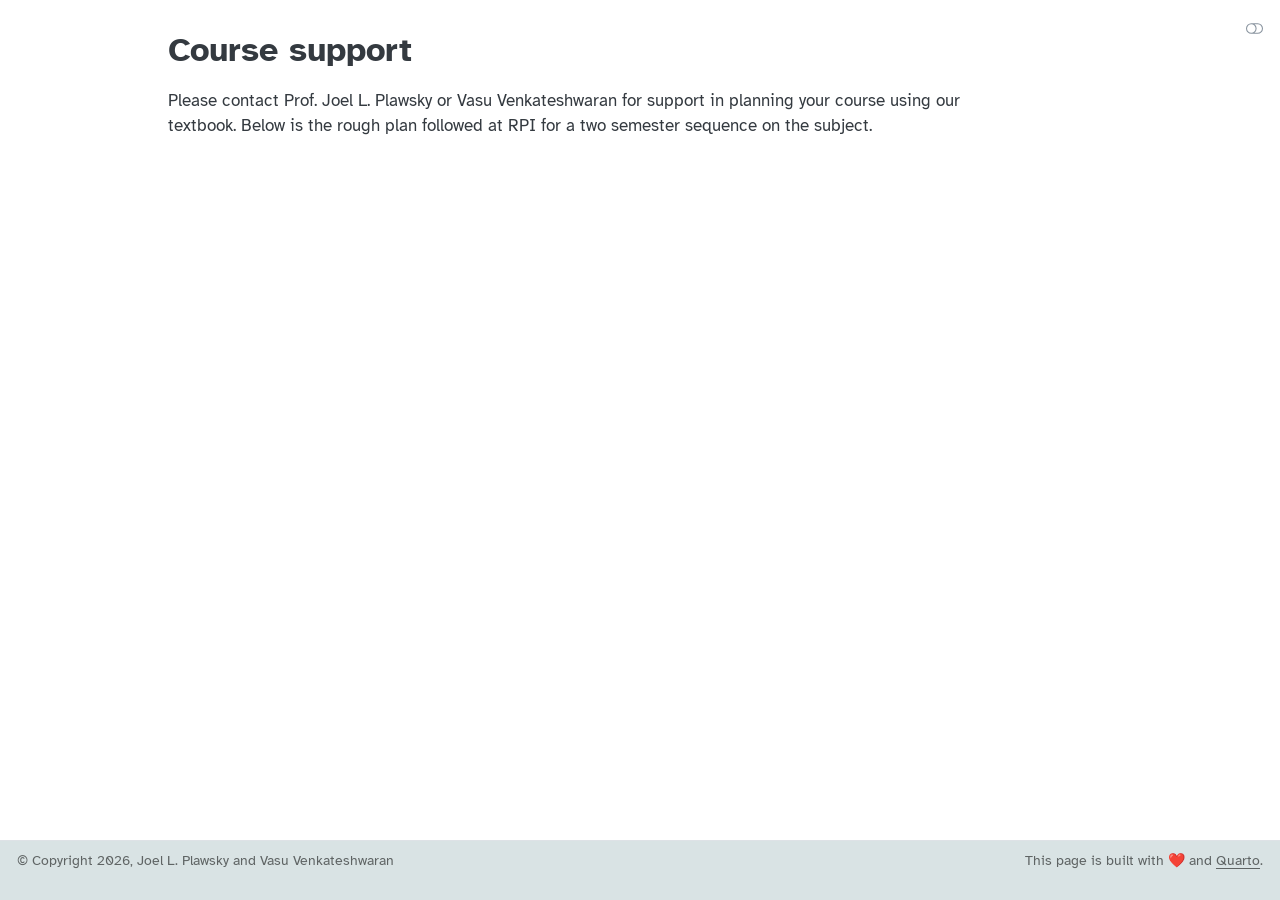
<file: course-support.html>
<!DOCTYPE html>
<html xmlns="http://www.w3.org/1999/xhtml" lang="en" xml:lang="en"><head>

<meta charset="utf-8">
<meta name="generator" content="quarto-1.8.27">

<meta name="viewport" content="width=device-width, initial-scale=1.0, user-scalable=yes">


<title>Course support – Transport Phenomena Fundamentals</title>
<style>
code{white-space: pre-wrap;}
span.smallcaps{font-variant: small-caps;}
div.columns{display: flex; gap: min(4vw, 1.5em);}
div.column{flex: auto; overflow-x: auto;}
div.hanging-indent{margin-left: 1.5em; text-indent: -1.5em;}
ul.task-list{list-style: none;}
ul.task-list li input[type="checkbox"] {
  width: 0.8em;
  margin: 0 0.8em 0.2em -1em; /* quarto-specific, see https://github.com/quarto-dev/quarto-cli/issues/4556 */ 
  vertical-align: middle;
}
</style>


<script src="site_libs/quarto-nav/quarto-nav.js"></script>
<script src="site_libs/clipboard/clipboard.min.js"></script>
<script src="site_libs/quarto-search/autocomplete.umd.js"></script>
<script src="site_libs/quarto-search/fuse.min.js"></script>
<script src="site_libs/quarto-search/quarto-search.js"></script>
<meta name="quarto:offset" content="./">
<script src="site_libs/quarto-html/quarto.js" type="module"></script>
<script src="site_libs/quarto-html/tabsets/tabsets.js" type="module"></script>
<script src="site_libs/quarto-html/axe/axe-check.js" type="module"></script>
<script src="site_libs/quarto-html/popper.min.js"></script>
<script src="site_libs/quarto-html/tippy.umd.min.js"></script>
<script src="site_libs/quarto-html/anchor.min.js"></script>
<link href="site_libs/quarto-html/tippy.css" rel="stylesheet">
<link href="site_libs/quarto-html/quarto-syntax-highlighting-ed96de9b727972fe78a7b5d16c58bf87.css" rel="stylesheet" class="quarto-color-scheme" id="quarto-text-highlighting-styles">
<link href="site_libs/quarto-html/quarto-syntax-highlighting-dark-4d9afe2b8d18ee9fa5d0d57b5ed4214d.css" rel="stylesheet" class="quarto-color-scheme quarto-color-alternate" id="quarto-text-highlighting-styles">
<link href="site_libs/quarto-html/quarto-syntax-highlighting-ed96de9b727972fe78a7b5d16c58bf87.css" rel="stylesheet" class="quarto-color-scheme-extra" id="quarto-text-highlighting-styles">
<script src="site_libs/bootstrap/bootstrap.min.js"></script>
<link href="site_libs/bootstrap/bootstrap-icons.css" rel="stylesheet">
<link href="site_libs/bootstrap/bootstrap-d013608d390898327a32711e2953b8cd.min.css" rel="stylesheet" append-hash="true" class="quarto-color-scheme" id="quarto-bootstrap" data-mode="light">
<link href="site_libs/bootstrap/bootstrap-dark-95db613fcb825bb3ec44bdaa0475f774.min.css" rel="stylesheet" append-hash="true" class="quarto-color-scheme quarto-color-alternate" id="quarto-bootstrap" data-mode="dark">
<link href="site_libs/bootstrap/bootstrap-d013608d390898327a32711e2953b8cd.min.css" rel="stylesheet" append-hash="true" class="quarto-color-scheme-extra" id="quarto-bootstrap" data-mode="light">
<script id="quarto-search-options" type="application/json">{
  "location": "sidebar",
  "copy-button": false,
  "collapse-after": 3,
  "panel-placement": "start",
  "type": "textbox",
  "limit": 50,
  "keyboard-shortcut": [
    "f",
    "/",
    "s"
  ],
  "show-item-context": false,
  "language": {
    "search-no-results-text": "No results",
    "search-matching-documents-text": "matching documents",
    "search-copy-link-title": "Copy link to search",
    "search-hide-matches-text": "Hide additional matches",
    "search-more-match-text": "more match in this document",
    "search-more-matches-text": "more matches in this document",
    "search-clear-button-title": "Clear",
    "search-text-placeholder": "",
    "search-detached-cancel-button-title": "Cancel",
    "search-submit-button-title": "Submit",
    "search-label": "Search"
  }
}</script>


<meta property="og:title" content="Course support – Transport Phenomena Fundamentals">
<meta property="og:description" content="Companion website for Transport Phenomena Fundamentals textbook.">
<meta property="og:site_name" content="Transport Phenomena Fundamentals">
</head>

<body class="quarto-light"><script id="quarto-html-before-body" type="application/javascript">
    const toggleBodyColorMode = (bsSheetEl) => {
      const mode = bsSheetEl.getAttribute("data-mode");
      const bodyEl = window.document.querySelector("body");
      if (mode === "dark") {
        bodyEl.classList.add("quarto-dark");
        bodyEl.classList.remove("quarto-light");
      } else {
        bodyEl.classList.add("quarto-light");
        bodyEl.classList.remove("quarto-dark");
      }
    }
    const toggleBodyColorPrimary = () => {
      const bsSheetEl = window.document.querySelector("link#quarto-bootstrap:not([rel=disabled-stylesheet])");
      if (bsSheetEl) {
        toggleBodyColorMode(bsSheetEl);
      }
    }
    const setColorSchemeToggle = (alternate) => {
      const toggles = window.document.querySelectorAll('.quarto-color-scheme-toggle');
      for (let i=0; i < toggles.length; i++) {
        const toggle = toggles[i];
        if (toggle) {
          if (alternate) {
            toggle.classList.add("alternate");
          } else {
            toggle.classList.remove("alternate");
          }
        }
      }
    };
    const toggleColorMode = (alternate) => {
      // Switch the stylesheets
      const primaryStylesheets = window.document.querySelectorAll('link.quarto-color-scheme:not(.quarto-color-alternate)');
      const alternateStylesheets = window.document.querySelectorAll('link.quarto-color-scheme.quarto-color-alternate');
      manageTransitions('#quarto-margin-sidebar .nav-link', false);
      if (alternate) {
        // note: dark is layered on light, we don't disable primary!
        enableStylesheet(alternateStylesheets);
        for (const sheetNode of alternateStylesheets) {
          if (sheetNode.id === "quarto-bootstrap") {
            toggleBodyColorMode(sheetNode);
          }
        }
      } else {
        disableStylesheet(alternateStylesheets);
        enableStylesheet(primaryStylesheets)
        toggleBodyColorPrimary();
      }
      manageTransitions('#quarto-margin-sidebar .nav-link', true);
      // Switch the toggles
      setColorSchemeToggle(alternate)
      // Hack to workaround the fact that safari doesn't
      // properly recolor the scrollbar when toggling (#1455)
      if (navigator.userAgent.indexOf('Safari') > 0 && navigator.userAgent.indexOf('Chrome') == -1) {
        manageTransitions("body", false);
        window.scrollTo(0, 1);
        setTimeout(() => {
          window.scrollTo(0, 0);
          manageTransitions("body", true);
        }, 40);
      }
    }
    const disableStylesheet = (stylesheets) => {
      for (let i=0; i < stylesheets.length; i++) {
        const stylesheet = stylesheets[i];
        stylesheet.rel = 'disabled-stylesheet';
      }
    }
    const enableStylesheet = (stylesheets) => {
      for (let i=0; i < stylesheets.length; i++) {
        const stylesheet = stylesheets[i];
        if(stylesheet.rel !== 'stylesheet') { // for Chrome, which will still FOUC without this check
          stylesheet.rel = 'stylesheet';
        }
      }
    }
    const manageTransitions = (selector, allowTransitions) => {
      const els = window.document.querySelectorAll(selector);
      for (let i=0; i < els.length; i++) {
        const el = els[i];
        if (allowTransitions) {
          el.classList.remove('notransition');
        } else {
          el.classList.add('notransition');
        }
      }
    }
    const isFileUrl = () => {
      return window.location.protocol === 'file:';
    }
    const hasAlternateSentinel = () => {
      let styleSentinel = getColorSchemeSentinel();
      if (styleSentinel !== null) {
        return styleSentinel === "alternate";
      } else {
        return false;
      }
    }
    const setStyleSentinel = (alternate) => {
      const value = alternate ? "alternate" : "default";
      if (!isFileUrl()) {
        window.localStorage.setItem("quarto-color-scheme", value);
      } else {
        localAlternateSentinel = value;
      }
    }
    const getColorSchemeSentinel = () => {
      if (!isFileUrl()) {
        const storageValue = window.localStorage.getItem("quarto-color-scheme");
        return storageValue != null ? storageValue : localAlternateSentinel;
      } else {
        return localAlternateSentinel;
      }
    }
    const toggleGiscusIfUsed = (isAlternate, darkModeDefault) => {
      const baseTheme = document.querySelector('#giscus-base-theme')?.value ?? 'light';
      const alternateTheme = document.querySelector('#giscus-alt-theme')?.value ?? 'dark';
      let newTheme = '';
      if(authorPrefersDark) {
        newTheme = isAlternate ? baseTheme : alternateTheme;
      } else {
        newTheme = isAlternate ? alternateTheme : baseTheme;
      }
      const changeGiscusTheme = () => {
        // From: https://github.com/giscus/giscus/issues/336
        const sendMessage = (message) => {
          const iframe = document.querySelector('iframe.giscus-frame');
          if (!iframe) return;
          iframe.contentWindow.postMessage({ giscus: message }, 'https://giscus.app');
        }
        sendMessage({
          setConfig: {
            theme: newTheme
          }
        });
      }
      const isGiscussLoaded = window.document.querySelector('iframe.giscus-frame') !== null;
      if (isGiscussLoaded) {
        changeGiscusTheme();
      }
    };
    const authorPrefersDark = false;
    const darkModeDefault = authorPrefersDark;
      document.querySelector('link#quarto-text-highlighting-styles.quarto-color-scheme-extra').rel = 'disabled-stylesheet';
      document.querySelector('link#quarto-bootstrap.quarto-color-scheme-extra').rel = 'disabled-stylesheet';
    let localAlternateSentinel = darkModeDefault ? 'alternate' : 'default';
    // Dark / light mode switch
    window.quartoToggleColorScheme = () => {
      // Read the current dark / light value
      let toAlternate = !hasAlternateSentinel();
      toggleColorMode(toAlternate);
      setStyleSentinel(toAlternate);
      toggleGiscusIfUsed(toAlternate, darkModeDefault);
      window.dispatchEvent(new Event('resize'));
    };
    // Switch to dark mode if need be
    if (hasAlternateSentinel()) {
      toggleColorMode(true);
    } else {
      toggleColorMode(false);
    }
  </script>

<div id="quarto-search-results"></div>
<!-- content -->
<div id="quarto-content" class="quarto-container page-columns page-rows-contents page-layout-article">
<!-- sidebar -->
<!-- margin-sidebar -->
    <div id="quarto-margin-sidebar" class="sidebar margin-sidebar zindex-bottom">
        
    </div>
<!-- main -->
<main class="content" id="quarto-document-content">


<header id="title-block-header" class="quarto-title-block default">
<div class="quarto-title">
<h1 class="title">Course support</h1>
</div>



<div class="quarto-title-meta">

    
  
    
  </div>
  


</header>


<p>Please contact Prof.&nbsp;Joel L. Plawsky or Vasu Venkateshwaran for support in planning your course using our textbook. Below is the rough plan followed at RPI for a two semester sequence on the subject.</p>



</main> <!-- /main -->
<script id="quarto-html-after-body" type="application/javascript">
  window.document.addEventListener("DOMContentLoaded", function (event) {
    // Ensure there is a toggle, if there isn't float one in the top right
    if (window.document.querySelector('.quarto-color-scheme-toggle') === null) {
      const a = window.document.createElement('a');
      a.classList.add('top-right');
      a.classList.add('quarto-color-scheme-toggle');
      a.href = "";
      a.onclick = function() { try { window.quartoToggleColorScheme(); } catch {} return false; };
      const i = window.document.createElement("i");
      i.classList.add('bi');
      a.appendChild(i);
      window.document.body.appendChild(a);
    }
    setColorSchemeToggle(hasAlternateSentinel())
    const icon = "";
    const anchorJS = new window.AnchorJS();
    anchorJS.options = {
      placement: 'right',
      icon: icon
    };
    anchorJS.add('.anchored');
    const isCodeAnnotation = (el) => {
      for (const clz of el.classList) {
        if (clz.startsWith('code-annotation-')) {                     
          return true;
        }
      }
      return false;
    }
    const onCopySuccess = function(e) {
      // button target
      const button = e.trigger;
      // don't keep focus
      button.blur();
      // flash "checked"
      button.classList.add('code-copy-button-checked');
      var currentTitle = button.getAttribute("title");
      button.setAttribute("title", "Copied!");
      let tooltip;
      if (window.bootstrap) {
        button.setAttribute("data-bs-toggle", "tooltip");
        button.setAttribute("data-bs-placement", "left");
        button.setAttribute("data-bs-title", "Copied!");
        tooltip = new bootstrap.Tooltip(button, 
          { trigger: "manual", 
            customClass: "code-copy-button-tooltip",
            offset: [0, -8]});
        tooltip.show();    
      }
      setTimeout(function() {
        if (tooltip) {
          tooltip.hide();
          button.removeAttribute("data-bs-title");
          button.removeAttribute("data-bs-toggle");
          button.removeAttribute("data-bs-placement");
        }
        button.setAttribute("title", currentTitle);
        button.classList.remove('code-copy-button-checked');
      }, 1000);
      // clear code selection
      e.clearSelection();
    }
    const getTextToCopy = function(trigger) {
      const outerScaffold = trigger.parentElement.cloneNode(true);
      const codeEl = outerScaffold.querySelector('code');
      for (const childEl of codeEl.children) {
        if (isCodeAnnotation(childEl)) {
          childEl.remove();
        }
      }
      return codeEl.innerText;
    }
    const clipboard = new window.ClipboardJS('.code-copy-button:not([data-in-quarto-modal])', {
      text: getTextToCopy
    });
    clipboard.on('success', onCopySuccess);
    if (window.document.getElementById('quarto-embedded-source-code-modal')) {
      const clipboardModal = new window.ClipboardJS('.code-copy-button[data-in-quarto-modal]', {
        text: getTextToCopy,
        container: window.document.getElementById('quarto-embedded-source-code-modal')
      });
      clipboardModal.on('success', onCopySuccess);
    }
      var localhostRegex = new RegExp(/^(?:http|https):\/\/localhost\:?[0-9]*\//);
      var mailtoRegex = new RegExp(/^mailto:/);
        var filterRegex = new RegExp("https:\/\/tpf-lab\.github\.io\/textbook-companion-site\/");
      var isInternal = (href) => {
          return filterRegex.test(href) || localhostRegex.test(href) || mailtoRegex.test(href);
      }
      // Inspect non-navigation links and adorn them if external
     var links = window.document.querySelectorAll('a[href]:not(.nav-link):not(.navbar-brand):not(.toc-action):not(.sidebar-link):not(.sidebar-item-toggle):not(.pagination-link):not(.no-external):not([aria-hidden]):not(.dropdown-item):not(.quarto-navigation-tool):not(.about-link)');
      for (var i=0; i<links.length; i++) {
        const link = links[i];
        if (!isInternal(link.href)) {
          // undo the damage that might have been done by quarto-nav.js in the case of
          // links that we want to consider external
          if (link.dataset.originalHref !== undefined) {
            link.href = link.dataset.originalHref;
          }
        }
      }
    function tippyHover(el, contentFn, onTriggerFn, onUntriggerFn) {
      const config = {
        allowHTML: true,
        maxWidth: 500,
        delay: 100,
        arrow: false,
        appendTo: function(el) {
            return el.parentElement;
        },
        interactive: true,
        interactiveBorder: 10,
        theme: 'quarto',
        placement: 'bottom-start',
      };
      if (contentFn) {
        config.content = contentFn;
      }
      if (onTriggerFn) {
        config.onTrigger = onTriggerFn;
      }
      if (onUntriggerFn) {
        config.onUntrigger = onUntriggerFn;
      }
      window.tippy(el, config); 
    }
    const noterefs = window.document.querySelectorAll('a[role="doc-noteref"]');
    for (var i=0; i<noterefs.length; i++) {
      const ref = noterefs[i];
      tippyHover(ref, function() {
        // use id or data attribute instead here
        let href = ref.getAttribute('data-footnote-href') || ref.getAttribute('href');
        try { href = new URL(href).hash; } catch {}
        const id = href.replace(/^#\/?/, "");
        const note = window.document.getElementById(id);
        if (note) {
          return note.innerHTML;
        } else {
          return "";
        }
      });
    }
    const xrefs = window.document.querySelectorAll('a.quarto-xref');
    const processXRef = (id, note) => {
      // Strip column container classes
      const stripColumnClz = (el) => {
        el.classList.remove("page-full", "page-columns");
        if (el.children) {
          for (const child of el.children) {
            stripColumnClz(child);
          }
        }
      }
      stripColumnClz(note)
      if (id === null || id.startsWith('sec-')) {
        // Special case sections, only their first couple elements
        const container = document.createElement("div");
        if (note.children && note.children.length > 2) {
          container.appendChild(note.children[0].cloneNode(true));
          for (let i = 1; i < note.children.length; i++) {
            const child = note.children[i];
            if (child.tagName === "P" && child.innerText === "") {
              continue;
            } else {
              container.appendChild(child.cloneNode(true));
              break;
            }
          }
          if (window.Quarto?.typesetMath) {
            window.Quarto.typesetMath(container);
          }
          return container.innerHTML
        } else {
          if (window.Quarto?.typesetMath) {
            window.Quarto.typesetMath(note);
          }
          return note.innerHTML;
        }
      } else {
        // Remove any anchor links if they are present
        const anchorLink = note.querySelector('a.anchorjs-link');
        if (anchorLink) {
          anchorLink.remove();
        }
        if (window.Quarto?.typesetMath) {
          window.Quarto.typesetMath(note);
        }
        if (note.classList.contains("callout")) {
          return note.outerHTML;
        } else {
          return note.innerHTML;
        }
      }
    }
    for (var i=0; i<xrefs.length; i++) {
      const xref = xrefs[i];
      tippyHover(xref, undefined, function(instance) {
        instance.disable();
        let url = xref.getAttribute('href');
        let hash = undefined; 
        if (url.startsWith('#')) {
          hash = url;
        } else {
          try { hash = new URL(url).hash; } catch {}
        }
        if (hash) {
          const id = hash.replace(/^#\/?/, "");
          const note = window.document.getElementById(id);
          if (note !== null) {
            try {
              const html = processXRef(id, note.cloneNode(true));
              instance.setContent(html);
            } finally {
              instance.enable();
              instance.show();
            }
          } else {
            // See if we can fetch this
            fetch(url.split('#')[0])
            .then(res => res.text())
            .then(html => {
              const parser = new DOMParser();
              const htmlDoc = parser.parseFromString(html, "text/html");
              const note = htmlDoc.getElementById(id);
              if (note !== null) {
                const html = processXRef(id, note);
                instance.setContent(html);
              } 
            }).finally(() => {
              instance.enable();
              instance.show();
            });
          }
        } else {
          // See if we can fetch a full url (with no hash to target)
          // This is a special case and we should probably do some content thinning / targeting
          fetch(url)
          .then(res => res.text())
          .then(html => {
            const parser = new DOMParser();
            const htmlDoc = parser.parseFromString(html, "text/html");
            const note = htmlDoc.querySelector('main.content');
            if (note !== null) {
              // This should only happen for chapter cross references
              // (since there is no id in the URL)
              // remove the first header
              if (note.children.length > 0 && note.children[0].tagName === "HEADER") {
                note.children[0].remove();
              }
              const html = processXRef(null, note);
              instance.setContent(html);
            } 
          }).finally(() => {
            instance.enable();
            instance.show();
          });
        }
      }, function(instance) {
      });
    }
        let selectedAnnoteEl;
        const selectorForAnnotation = ( cell, annotation) => {
          let cellAttr = 'data-code-cell="' + cell + '"';
          let lineAttr = 'data-code-annotation="' +  annotation + '"';
          const selector = 'span[' + cellAttr + '][' + lineAttr + ']';
          return selector;
        }
        const selectCodeLines = (annoteEl) => {
          const doc = window.document;
          const targetCell = annoteEl.getAttribute("data-target-cell");
          const targetAnnotation = annoteEl.getAttribute("data-target-annotation");
          const annoteSpan = window.document.querySelector(selectorForAnnotation(targetCell, targetAnnotation));
          const lines = annoteSpan.getAttribute("data-code-lines").split(",");
          const lineIds = lines.map((line) => {
            return targetCell + "-" + line;
          })
          let top = null;
          let height = null;
          let parent = null;
          if (lineIds.length > 0) {
              //compute the position of the single el (top and bottom and make a div)
              const el = window.document.getElementById(lineIds[0]);
              top = el.offsetTop;
              height = el.offsetHeight;
              parent = el.parentElement.parentElement;
            if (lineIds.length > 1) {
              const lastEl = window.document.getElementById(lineIds[lineIds.length - 1]);
              const bottom = lastEl.offsetTop + lastEl.offsetHeight;
              height = bottom - top;
            }
            if (top !== null && height !== null && parent !== null) {
              // cook up a div (if necessary) and position it 
              let div = window.document.getElementById("code-annotation-line-highlight");
              if (div === null) {
                div = window.document.createElement("div");
                div.setAttribute("id", "code-annotation-line-highlight");
                div.style.position = 'absolute';
                parent.appendChild(div);
              }
              div.style.top = top - 2 + "px";
              div.style.height = height + 4 + "px";
              div.style.left = 0;
              let gutterDiv = window.document.getElementById("code-annotation-line-highlight-gutter");
              if (gutterDiv === null) {
                gutterDiv = window.document.createElement("div");
                gutterDiv.setAttribute("id", "code-annotation-line-highlight-gutter");
                gutterDiv.style.position = 'absolute';
                const codeCell = window.document.getElementById(targetCell);
                const gutter = codeCell.querySelector('.code-annotation-gutter');
                gutter.appendChild(gutterDiv);
              }
              gutterDiv.style.top = top - 2 + "px";
              gutterDiv.style.height = height + 4 + "px";
            }
            selectedAnnoteEl = annoteEl;
          }
        };
        const unselectCodeLines = () => {
          const elementsIds = ["code-annotation-line-highlight", "code-annotation-line-highlight-gutter"];
          elementsIds.forEach((elId) => {
            const div = window.document.getElementById(elId);
            if (div) {
              div.remove();
            }
          });
          selectedAnnoteEl = undefined;
        };
          // Handle positioning of the toggle
      window.addEventListener(
        "resize",
        throttle(() => {
          elRect = undefined;
          if (selectedAnnoteEl) {
            selectCodeLines(selectedAnnoteEl);
          }
        }, 10)
      );
      function throttle(fn, ms) {
      let throttle = false;
      let timer;
        return (...args) => {
          if(!throttle) { // first call gets through
              fn.apply(this, args);
              throttle = true;
          } else { // all the others get throttled
              if(timer) clearTimeout(timer); // cancel #2
              timer = setTimeout(() => {
                fn.apply(this, args);
                timer = throttle = false;
              }, ms);
          }
        };
      }
        // Attach click handler to the DT
        const annoteDls = window.document.querySelectorAll('dt[data-target-cell]');
        for (const annoteDlNode of annoteDls) {
          annoteDlNode.addEventListener('click', (event) => {
            const clickedEl = event.target;
            if (clickedEl !== selectedAnnoteEl) {
              unselectCodeLines();
              const activeEl = window.document.querySelector('dt[data-target-cell].code-annotation-active');
              if (activeEl) {
                activeEl.classList.remove('code-annotation-active');
              }
              selectCodeLines(clickedEl);
              clickedEl.classList.add('code-annotation-active');
            } else {
              // Unselect the line
              unselectCodeLines();
              clickedEl.classList.remove('code-annotation-active');
            }
          });
        }
    const findCites = (el) => {
      const parentEl = el.parentElement;
      if (parentEl) {
        const cites = parentEl.dataset.cites;
        if (cites) {
          return {
            el,
            cites: cites.split(' ')
          };
        } else {
          return findCites(el.parentElement)
        }
      } else {
        return undefined;
      }
    };
    var bibliorefs = window.document.querySelectorAll('a[role="doc-biblioref"]');
    for (var i=0; i<bibliorefs.length; i++) {
      const ref = bibliorefs[i];
      const citeInfo = findCites(ref);
      if (citeInfo) {
        tippyHover(citeInfo.el, function() {
          var popup = window.document.createElement('div');
          citeInfo.cites.forEach(function(cite) {
            var citeDiv = window.document.createElement('div');
            citeDiv.classList.add('hanging-indent');
            citeDiv.classList.add('csl-entry');
            var biblioDiv = window.document.getElementById('ref-' + cite);
            if (biblioDiv) {
              citeDiv.innerHTML = biblioDiv.innerHTML;
            }
            popup.appendChild(citeDiv);
          });
          return popup.innerHTML;
        });
      }
    }
  });
  </script>
</div> <!-- /content -->
<footer class="footer">
  <div class="nav-footer">
    <div class="nav-footer-left">
<p>© Copyright 2026, Joel L. Plawsky and Vasu Venkateshwaran</p>
</div>   
    <div class="nav-footer-center">
      &nbsp;
    </div>
    <div class="nav-footer-right">
<p>This page is built with ❤️ and <a href="https://quarto.org/">Quarto</a>.</p>
</div>
  </div>
</footer>




</body></html>
</file>
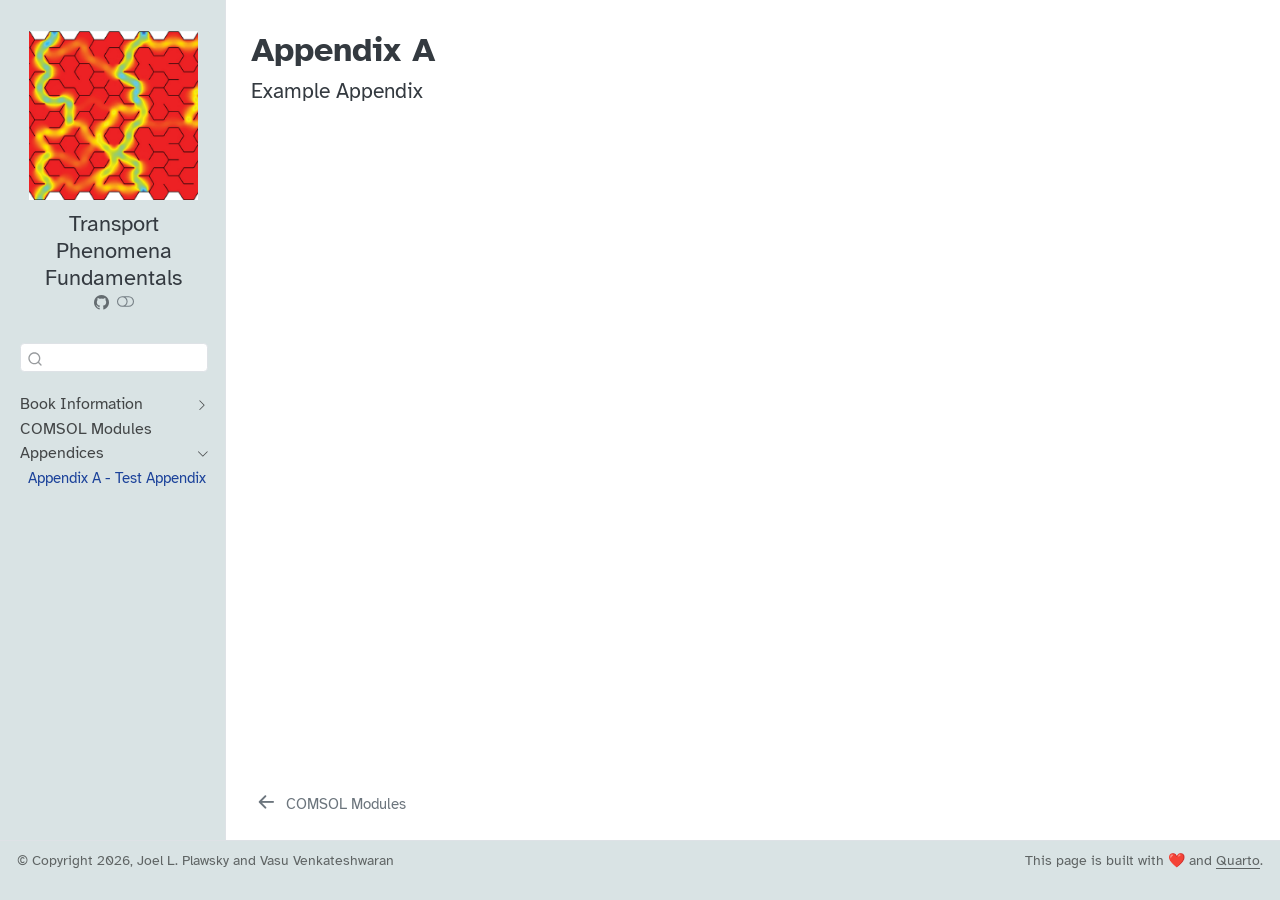
<file: appendices/appendix-a.html>
<!DOCTYPE html>
<html xmlns="http://www.w3.org/1999/xhtml" lang="en" xml:lang="en"><head>

<meta charset="utf-8">
<meta name="generator" content="quarto-1.8.27">

<meta name="viewport" content="width=device-width, initial-scale=1.0, user-scalable=yes">


<title>Appendix A – Transport Phenomena Fundamentals</title>
<style>
code{white-space: pre-wrap;}
span.smallcaps{font-variant: small-caps;}
div.columns{display: flex; gap: min(4vw, 1.5em);}
div.column{flex: auto; overflow-x: auto;}
div.hanging-indent{margin-left: 1.5em; text-indent: -1.5em;}
ul.task-list{list-style: none;}
ul.task-list li input[type="checkbox"] {
  width: 0.8em;
  margin: 0 0.8em 0.2em -1em; /* quarto-specific, see https://github.com/quarto-dev/quarto-cli/issues/4556 */ 
  vertical-align: middle;
}
</style>


<script src="../site_libs/quarto-nav/quarto-nav.js"></script>
<script src="../site_libs/clipboard/clipboard.min.js"></script>
<script src="../site_libs/quarto-search/autocomplete.umd.js"></script>
<script src="../site_libs/quarto-search/fuse.min.js"></script>
<script src="../site_libs/quarto-search/quarto-search.js"></script>
<meta name="quarto:offset" content="../">
<link href="../comsol-modules.html" rel="prev">
<script src="../site_libs/quarto-html/quarto.js" type="module"></script>
<script src="../site_libs/quarto-html/tabsets/tabsets.js" type="module"></script>
<script src="../site_libs/quarto-html/axe/axe-check.js" type="module"></script>
<script src="../site_libs/quarto-html/popper.min.js"></script>
<script src="../site_libs/quarto-html/tippy.umd.min.js"></script>
<script src="../site_libs/quarto-html/anchor.min.js"></script>
<link href="../site_libs/quarto-html/tippy.css" rel="stylesheet">
<link href="../site_libs/quarto-html/quarto-syntax-highlighting-ed96de9b727972fe78a7b5d16c58bf87.css" rel="stylesheet" class="quarto-color-scheme" id="quarto-text-highlighting-styles">
<link href="../site_libs/quarto-html/quarto-syntax-highlighting-dark-4d9afe2b8d18ee9fa5d0d57b5ed4214d.css" rel="stylesheet" class="quarto-color-scheme quarto-color-alternate" id="quarto-text-highlighting-styles">
<link href="../site_libs/quarto-html/quarto-syntax-highlighting-ed96de9b727972fe78a7b5d16c58bf87.css" rel="stylesheet" class="quarto-color-scheme-extra" id="quarto-text-highlighting-styles">
<script src="../site_libs/bootstrap/bootstrap.min.js"></script>
<link href="../site_libs/bootstrap/bootstrap-icons.css" rel="stylesheet">
<link href="../site_libs/bootstrap/bootstrap-d013608d390898327a32711e2953b8cd.min.css" rel="stylesheet" append-hash="true" class="quarto-color-scheme" id="quarto-bootstrap" data-mode="light">
<link href="../site_libs/bootstrap/bootstrap-dark-95db613fcb825bb3ec44bdaa0475f774.min.css" rel="stylesheet" append-hash="true" class="quarto-color-scheme quarto-color-alternate" id="quarto-bootstrap" data-mode="dark">
<link href="../site_libs/bootstrap/bootstrap-d013608d390898327a32711e2953b8cd.min.css" rel="stylesheet" append-hash="true" class="quarto-color-scheme-extra" id="quarto-bootstrap" data-mode="light">
<script id="quarto-search-options" type="application/json">{
  "location": "sidebar",
  "copy-button": false,
  "collapse-after": 3,
  "panel-placement": "start",
  "type": "textbox",
  "limit": 50,
  "keyboard-shortcut": [
    "f",
    "/",
    "s"
  ],
  "show-item-context": false,
  "language": {
    "search-no-results-text": "No results",
    "search-matching-documents-text": "matching documents",
    "search-copy-link-title": "Copy link to search",
    "search-hide-matches-text": "Hide additional matches",
    "search-more-match-text": "more match in this document",
    "search-more-matches-text": "more matches in this document",
    "search-clear-button-title": "Clear",
    "search-text-placeholder": "",
    "search-detached-cancel-button-title": "Cancel",
    "search-submit-button-title": "Submit",
    "search-label": "Search"
  }
}</script>


<meta property="og:title" content="Appendix A – Transport Phenomena Fundamentals">
<meta property="og:description" content="Example Appendix">
<meta property="og:site_name" content="Transport Phenomena Fundamentals">
</head>

<body class="nav-sidebar docked quarto-light"><script id="quarto-html-before-body" type="application/javascript">
    const toggleBodyColorMode = (bsSheetEl) => {
      const mode = bsSheetEl.getAttribute("data-mode");
      const bodyEl = window.document.querySelector("body");
      if (mode === "dark") {
        bodyEl.classList.add("quarto-dark");
        bodyEl.classList.remove("quarto-light");
      } else {
        bodyEl.classList.add("quarto-light");
        bodyEl.classList.remove("quarto-dark");
      }
    }
    const toggleBodyColorPrimary = () => {
      const bsSheetEl = window.document.querySelector("link#quarto-bootstrap:not([rel=disabled-stylesheet])");
      if (bsSheetEl) {
        toggleBodyColorMode(bsSheetEl);
      }
    }
    const setColorSchemeToggle = (alternate) => {
      const toggles = window.document.querySelectorAll('.quarto-color-scheme-toggle');
      for (let i=0; i < toggles.length; i++) {
        const toggle = toggles[i];
        if (toggle) {
          if (alternate) {
            toggle.classList.add("alternate");
          } else {
            toggle.classList.remove("alternate");
          }
        }
      }
    };
    const toggleColorMode = (alternate) => {
      // Switch the stylesheets
      const primaryStylesheets = window.document.querySelectorAll('link.quarto-color-scheme:not(.quarto-color-alternate)');
      const alternateStylesheets = window.document.querySelectorAll('link.quarto-color-scheme.quarto-color-alternate');
      manageTransitions('#quarto-margin-sidebar .nav-link', false);
      if (alternate) {
        // note: dark is layered on light, we don't disable primary!
        enableStylesheet(alternateStylesheets);
        for (const sheetNode of alternateStylesheets) {
          if (sheetNode.id === "quarto-bootstrap") {
            toggleBodyColorMode(sheetNode);
          }
        }
      } else {
        disableStylesheet(alternateStylesheets);
        enableStylesheet(primaryStylesheets)
        toggleBodyColorPrimary();
      }
      manageTransitions('#quarto-margin-sidebar .nav-link', true);
      // Switch the toggles
      setColorSchemeToggle(alternate)
      // Hack to workaround the fact that safari doesn't
      // properly recolor the scrollbar when toggling (#1455)
      if (navigator.userAgent.indexOf('Safari') > 0 && navigator.userAgent.indexOf('Chrome') == -1) {
        manageTransitions("body", false);
        window.scrollTo(0, 1);
        setTimeout(() => {
          window.scrollTo(0, 0);
          manageTransitions("body", true);
        }, 40);
      }
    }
    const disableStylesheet = (stylesheets) => {
      for (let i=0; i < stylesheets.length; i++) {
        const stylesheet = stylesheets[i];
        stylesheet.rel = 'disabled-stylesheet';
      }
    }
    const enableStylesheet = (stylesheets) => {
      for (let i=0; i < stylesheets.length; i++) {
        const stylesheet = stylesheets[i];
        if(stylesheet.rel !== 'stylesheet') { // for Chrome, which will still FOUC without this check
          stylesheet.rel = 'stylesheet';
        }
      }
    }
    const manageTransitions = (selector, allowTransitions) => {
      const els = window.document.querySelectorAll(selector);
      for (let i=0; i < els.length; i++) {
        const el = els[i];
        if (allowTransitions) {
          el.classList.remove('notransition');
        } else {
          el.classList.add('notransition');
        }
      }
    }
    const isFileUrl = () => {
      return window.location.protocol === 'file:';
    }
    const hasAlternateSentinel = () => {
      let styleSentinel = getColorSchemeSentinel();
      if (styleSentinel !== null) {
        return styleSentinel === "alternate";
      } else {
        return false;
      }
    }
    const setStyleSentinel = (alternate) => {
      const value = alternate ? "alternate" : "default";
      if (!isFileUrl()) {
        window.localStorage.setItem("quarto-color-scheme", value);
      } else {
        localAlternateSentinel = value;
      }
    }
    const getColorSchemeSentinel = () => {
      if (!isFileUrl()) {
        const storageValue = window.localStorage.getItem("quarto-color-scheme");
        return storageValue != null ? storageValue : localAlternateSentinel;
      } else {
        return localAlternateSentinel;
      }
    }
    const toggleGiscusIfUsed = (isAlternate, darkModeDefault) => {
      const baseTheme = document.querySelector('#giscus-base-theme')?.value ?? 'light';
      const alternateTheme = document.querySelector('#giscus-alt-theme')?.value ?? 'dark';
      let newTheme = '';
      if(authorPrefersDark) {
        newTheme = isAlternate ? baseTheme : alternateTheme;
      } else {
        newTheme = isAlternate ? alternateTheme : baseTheme;
      }
      const changeGiscusTheme = () => {
        // From: https://github.com/giscus/giscus/issues/336
        const sendMessage = (message) => {
          const iframe = document.querySelector('iframe.giscus-frame');
          if (!iframe) return;
          iframe.contentWindow.postMessage({ giscus: message }, 'https://giscus.app');
        }
        sendMessage({
          setConfig: {
            theme: newTheme
          }
        });
      }
      const isGiscussLoaded = window.document.querySelector('iframe.giscus-frame') !== null;
      if (isGiscussLoaded) {
        changeGiscusTheme();
      }
    };
    const authorPrefersDark = false;
    const darkModeDefault = authorPrefersDark;
      document.querySelector('link#quarto-text-highlighting-styles.quarto-color-scheme-extra').rel = 'disabled-stylesheet';
      document.querySelector('link#quarto-bootstrap.quarto-color-scheme-extra').rel = 'disabled-stylesheet';
    let localAlternateSentinel = darkModeDefault ? 'alternate' : 'default';
    // Dark / light mode switch
    window.quartoToggleColorScheme = () => {
      // Read the current dark / light value
      let toAlternate = !hasAlternateSentinel();
      toggleColorMode(toAlternate);
      setStyleSentinel(toAlternate);
      toggleGiscusIfUsed(toAlternate, darkModeDefault);
      window.dispatchEvent(new Event('resize'));
    };
    // Switch to dark mode if need be
    if (hasAlternateSentinel()) {
      toggleColorMode(true);
    } else {
      toggleColorMode(false);
    }
  </script>

<div id="quarto-search-results"></div>
  <header id="quarto-header" class="headroom fixed-top">
  <nav class="quarto-secondary-nav">
    <div class="container-fluid d-flex">
      <button type="button" class="quarto-btn-toggle btn" data-bs-toggle="collapse" role="button" data-bs-target=".quarto-sidebar-collapse-item" aria-controls="quarto-sidebar" aria-expanded="false" aria-label="Toggle sidebar navigation" onclick="if (window.quartoToggleHeadroom) { window.quartoToggleHeadroom(); }">
        <i class="bi bi-layout-text-sidebar-reverse"></i>
      </button>
        <a class="flex-grow-1 no-decor" role="navigation" data-bs-toggle="collapse" data-bs-target=".quarto-sidebar-collapse-item" aria-controls="quarto-sidebar" aria-expanded="false" aria-label="Toggle sidebar navigation" onclick="if (window.quartoToggleHeadroom) { window.quartoToggleHeadroom(); }">      
          <h1 class="quarto-secondary-nav-title">Appendix A</h1>
        </a>     
      <button type="button" class="btn quarto-search-button" aria-label="Search" onclick="window.quartoOpenSearch();">
        <i class="bi bi-search"></i>
      </button>
    </div>
  </nav>
</header>
<!-- content -->
<div id="quarto-content" class="quarto-container page-columns page-rows-contents page-layout-article">
<!-- sidebar -->
  <nav id="quarto-sidebar" class="sidebar collapse collapse-horizontal quarto-sidebar-collapse-item sidebar-navigation docked overflow-auto">
    <div class="pt-lg-2 mt-2 text-center sidebar-header sidebar-header-stacked">
      <a href="../index.html" class="sidebar-logo-link">
      <img src="../images/logo.png" alt="" class="sidebar-logo light-content py-0 d-lg-inline d-none">
      <img src="../images/logo.png" alt="" class="sidebar-logo dark-content py-0 d-lg-inline d-none">
      </a>
    <div class="sidebar-title mb-0 py-0">
      <a href="../">Transport Phenomena Fundamentals</a> 
        <div class="sidebar-tools-main">
    <a href="https://github.com/TPF-Lab/textbook-companion-site" title="GitHub Site" class="quarto-navigation-tool px-1" aria-label="GitHub Site"><i class="bi bi-github"></i></a>
  <a href="" class="quarto-color-scheme-toggle quarto-navigation-tool  px-1" onclick="window.quartoToggleColorScheme(); return false;" title="Toggle dark mode"><i class="bi"></i></a>
</div>
    </div>
      </div>
        <div class="mt-2 flex-shrink-0 align-items-center">
        <div class="sidebar-search">
        <div id="quarto-search" class="" title="Search"></div>
        </div>
        </div>
    <div class="sidebar-menu-container"> 
    <ul class="list-unstyled mt-1">
        <li class="sidebar-item sidebar-item-section">
      <div class="sidebar-item-container"> 
            <a class="sidebar-item-text sidebar-link text-start collapsed" data-bs-toggle="collapse" data-bs-target="#quarto-sidebar-section-1" role="navigation" aria-expanded="false">
 <span class="menu-text">Book Information</span></a>
          <a class="sidebar-item-toggle text-start collapsed" data-bs-toggle="collapse" data-bs-target="#quarto-sidebar-section-1" role="navigation" aria-expanded="false" aria-label="Toggle section">
            <i class="bi bi-chevron-right ms-2"></i>
          </a> 
      </div>
      <ul id="quarto-sidebar-section-1" class="collapse list-unstyled sidebar-section depth1 ">  
          <li class="sidebar-item">
  <div class="sidebar-item-container"> 
  <a href="../index.html" class="sidebar-item-text sidebar-link">
 <span class="menu-text">Home</span></a>
  </div>
</li>
      </ul>
  </li>
        <li class="sidebar-item">
  <div class="sidebar-item-container"> 
  <a href="../comsol-modules.html" class="sidebar-item-text sidebar-link">
 <span class="menu-text">COMSOL Modules</span></a>
  </div>
</li>
        <li class="sidebar-item sidebar-item-section">
      <div class="sidebar-item-container"> 
            <a class="sidebar-item-text sidebar-link text-start" data-bs-toggle="collapse" data-bs-target="#quarto-sidebar-section-2" role="navigation" aria-expanded="true">
 <span class="menu-text">Appendices</span></a>
          <a class="sidebar-item-toggle text-start" data-bs-toggle="collapse" data-bs-target="#quarto-sidebar-section-2" role="navigation" aria-expanded="true" aria-label="Toggle section">
            <i class="bi bi-chevron-right ms-2"></i>
          </a> 
      </div>
      <ul id="quarto-sidebar-section-2" class="collapse list-unstyled sidebar-section depth1 show">  
          <li class="sidebar-item">
  <div class="sidebar-item-container"> 
  <a href="../appendices/appendix-a.html" class="sidebar-item-text sidebar-link active">
 <span class="menu-text">Appendix A - Test Appendix</span></a>
  </div>
</li>
      </ul>
  </li>
    </ul>
    </div>
</nav>
<div id="quarto-sidebar-glass" class="quarto-sidebar-collapse-item" data-bs-toggle="collapse" data-bs-target=".quarto-sidebar-collapse-item"></div>
<!-- margin-sidebar -->
    <div id="quarto-margin-sidebar" class="sidebar margin-sidebar zindex-bottom">
        
    </div>
<!-- main -->
<main class="content" id="quarto-document-content">


<header id="title-block-header" class="quarto-title-block default">
<div class="quarto-title">
<h1 class="title d-none d-lg-block">Appendix A</h1>
<p class="subtitle lead">Example Appendix</p>
</div>



<div class="quarto-title-meta">

    
  
    
  </div>
  


</header>





</main> <!-- /main -->
<script id="quarto-html-after-body" type="application/javascript">
  window.document.addEventListener("DOMContentLoaded", function (event) {
    // Ensure there is a toggle, if there isn't float one in the top right
    if (window.document.querySelector('.quarto-color-scheme-toggle') === null) {
      const a = window.document.createElement('a');
      a.classList.add('top-right');
      a.classList.add('quarto-color-scheme-toggle');
      a.href = "";
      a.onclick = function() { try { window.quartoToggleColorScheme(); } catch {} return false; };
      const i = window.document.createElement("i");
      i.classList.add('bi');
      a.appendChild(i);
      window.document.body.appendChild(a);
    }
    setColorSchemeToggle(hasAlternateSentinel())
    const icon = "";
    const anchorJS = new window.AnchorJS();
    anchorJS.options = {
      placement: 'right',
      icon: icon
    };
    anchorJS.add('.anchored');
    const isCodeAnnotation = (el) => {
      for (const clz of el.classList) {
        if (clz.startsWith('code-annotation-')) {                     
          return true;
        }
      }
      return false;
    }
    const onCopySuccess = function(e) {
      // button target
      const button = e.trigger;
      // don't keep focus
      button.blur();
      // flash "checked"
      button.classList.add('code-copy-button-checked');
      var currentTitle = button.getAttribute("title");
      button.setAttribute("title", "Copied!");
      let tooltip;
      if (window.bootstrap) {
        button.setAttribute("data-bs-toggle", "tooltip");
        button.setAttribute("data-bs-placement", "left");
        button.setAttribute("data-bs-title", "Copied!");
        tooltip = new bootstrap.Tooltip(button, 
          { trigger: "manual", 
            customClass: "code-copy-button-tooltip",
            offset: [0, -8]});
        tooltip.show();    
      }
      setTimeout(function() {
        if (tooltip) {
          tooltip.hide();
          button.removeAttribute("data-bs-title");
          button.removeAttribute("data-bs-toggle");
          button.removeAttribute("data-bs-placement");
        }
        button.setAttribute("title", currentTitle);
        button.classList.remove('code-copy-button-checked');
      }, 1000);
      // clear code selection
      e.clearSelection();
    }
    const getTextToCopy = function(trigger) {
      const outerScaffold = trigger.parentElement.cloneNode(true);
      const codeEl = outerScaffold.querySelector('code');
      for (const childEl of codeEl.children) {
        if (isCodeAnnotation(childEl)) {
          childEl.remove();
        }
      }
      return codeEl.innerText;
    }
    const clipboard = new window.ClipboardJS('.code-copy-button:not([data-in-quarto-modal])', {
      text: getTextToCopy
    });
    clipboard.on('success', onCopySuccess);
    if (window.document.getElementById('quarto-embedded-source-code-modal')) {
      const clipboardModal = new window.ClipboardJS('.code-copy-button[data-in-quarto-modal]', {
        text: getTextToCopy,
        container: window.document.getElementById('quarto-embedded-source-code-modal')
      });
      clipboardModal.on('success', onCopySuccess);
    }
      var localhostRegex = new RegExp(/^(?:http|https):\/\/localhost\:?[0-9]*\//);
      var mailtoRegex = new RegExp(/^mailto:/);
        var filterRegex = new RegExp("https:\/\/tpf-lab\.github\.io\/textbook-companion-site\/");
      var isInternal = (href) => {
          return filterRegex.test(href) || localhostRegex.test(href) || mailtoRegex.test(href);
      }
      // Inspect non-navigation links and adorn them if external
     var links = window.document.querySelectorAll('a[href]:not(.nav-link):not(.navbar-brand):not(.toc-action):not(.sidebar-link):not(.sidebar-item-toggle):not(.pagination-link):not(.no-external):not([aria-hidden]):not(.dropdown-item):not(.quarto-navigation-tool):not(.about-link)');
      for (var i=0; i<links.length; i++) {
        const link = links[i];
        if (!isInternal(link.href)) {
          // undo the damage that might have been done by quarto-nav.js in the case of
          // links that we want to consider external
          if (link.dataset.originalHref !== undefined) {
            link.href = link.dataset.originalHref;
          }
        }
      }
    function tippyHover(el, contentFn, onTriggerFn, onUntriggerFn) {
      const config = {
        allowHTML: true,
        maxWidth: 500,
        delay: 100,
        arrow: false,
        appendTo: function(el) {
            return el.parentElement;
        },
        interactive: true,
        interactiveBorder: 10,
        theme: 'quarto',
        placement: 'bottom-start',
      };
      if (contentFn) {
        config.content = contentFn;
      }
      if (onTriggerFn) {
        config.onTrigger = onTriggerFn;
      }
      if (onUntriggerFn) {
        config.onUntrigger = onUntriggerFn;
      }
      window.tippy(el, config); 
    }
    const noterefs = window.document.querySelectorAll('a[role="doc-noteref"]');
    for (var i=0; i<noterefs.length; i++) {
      const ref = noterefs[i];
      tippyHover(ref, function() {
        // use id or data attribute instead here
        let href = ref.getAttribute('data-footnote-href') || ref.getAttribute('href');
        try { href = new URL(href).hash; } catch {}
        const id = href.replace(/^#\/?/, "");
        const note = window.document.getElementById(id);
        if (note) {
          return note.innerHTML;
        } else {
          return "";
        }
      });
    }
    const xrefs = window.document.querySelectorAll('a.quarto-xref');
    const processXRef = (id, note) => {
      // Strip column container classes
      const stripColumnClz = (el) => {
        el.classList.remove("page-full", "page-columns");
        if (el.children) {
          for (const child of el.children) {
            stripColumnClz(child);
          }
        }
      }
      stripColumnClz(note)
      if (id === null || id.startsWith('sec-')) {
        // Special case sections, only their first couple elements
        const container = document.createElement("div");
        if (note.children && note.children.length > 2) {
          container.appendChild(note.children[0].cloneNode(true));
          for (let i = 1; i < note.children.length; i++) {
            const child = note.children[i];
            if (child.tagName === "P" && child.innerText === "") {
              continue;
            } else {
              container.appendChild(child.cloneNode(true));
              break;
            }
          }
          if (window.Quarto?.typesetMath) {
            window.Quarto.typesetMath(container);
          }
          return container.innerHTML
        } else {
          if (window.Quarto?.typesetMath) {
            window.Quarto.typesetMath(note);
          }
          return note.innerHTML;
        }
      } else {
        // Remove any anchor links if they are present
        const anchorLink = note.querySelector('a.anchorjs-link');
        if (anchorLink) {
          anchorLink.remove();
        }
        if (window.Quarto?.typesetMath) {
          window.Quarto.typesetMath(note);
        }
        if (note.classList.contains("callout")) {
          return note.outerHTML;
        } else {
          return note.innerHTML;
        }
      }
    }
    for (var i=0; i<xrefs.length; i++) {
      const xref = xrefs[i];
      tippyHover(xref, undefined, function(instance) {
        instance.disable();
        let url = xref.getAttribute('href');
        let hash = undefined; 
        if (url.startsWith('#')) {
          hash = url;
        } else {
          try { hash = new URL(url).hash; } catch {}
        }
        if (hash) {
          const id = hash.replace(/^#\/?/, "");
          const note = window.document.getElementById(id);
          if (note !== null) {
            try {
              const html = processXRef(id, note.cloneNode(true));
              instance.setContent(html);
            } finally {
              instance.enable();
              instance.show();
            }
          } else {
            // See if we can fetch this
            fetch(url.split('#')[0])
            .then(res => res.text())
            .then(html => {
              const parser = new DOMParser();
              const htmlDoc = parser.parseFromString(html, "text/html");
              const note = htmlDoc.getElementById(id);
              if (note !== null) {
                const html = processXRef(id, note);
                instance.setContent(html);
              } 
            }).finally(() => {
              instance.enable();
              instance.show();
            });
          }
        } else {
          // See if we can fetch a full url (with no hash to target)
          // This is a special case and we should probably do some content thinning / targeting
          fetch(url)
          .then(res => res.text())
          .then(html => {
            const parser = new DOMParser();
            const htmlDoc = parser.parseFromString(html, "text/html");
            const note = htmlDoc.querySelector('main.content');
            if (note !== null) {
              // This should only happen for chapter cross references
              // (since there is no id in the URL)
              // remove the first header
              if (note.children.length > 0 && note.children[0].tagName === "HEADER") {
                note.children[0].remove();
              }
              const html = processXRef(null, note);
              instance.setContent(html);
            } 
          }).finally(() => {
            instance.enable();
            instance.show();
          });
        }
      }, function(instance) {
      });
    }
        let selectedAnnoteEl;
        const selectorForAnnotation = ( cell, annotation) => {
          let cellAttr = 'data-code-cell="' + cell + '"';
          let lineAttr = 'data-code-annotation="' +  annotation + '"';
          const selector = 'span[' + cellAttr + '][' + lineAttr + ']';
          return selector;
        }
        const selectCodeLines = (annoteEl) => {
          const doc = window.document;
          const targetCell = annoteEl.getAttribute("data-target-cell");
          const targetAnnotation = annoteEl.getAttribute("data-target-annotation");
          const annoteSpan = window.document.querySelector(selectorForAnnotation(targetCell, targetAnnotation));
          const lines = annoteSpan.getAttribute("data-code-lines").split(",");
          const lineIds = lines.map((line) => {
            return targetCell + "-" + line;
          })
          let top = null;
          let height = null;
          let parent = null;
          if (lineIds.length > 0) {
              //compute the position of the single el (top and bottom and make a div)
              const el = window.document.getElementById(lineIds[0]);
              top = el.offsetTop;
              height = el.offsetHeight;
              parent = el.parentElement.parentElement;
            if (lineIds.length > 1) {
              const lastEl = window.document.getElementById(lineIds[lineIds.length - 1]);
              const bottom = lastEl.offsetTop + lastEl.offsetHeight;
              height = bottom - top;
            }
            if (top !== null && height !== null && parent !== null) {
              // cook up a div (if necessary) and position it 
              let div = window.document.getElementById("code-annotation-line-highlight");
              if (div === null) {
                div = window.document.createElement("div");
                div.setAttribute("id", "code-annotation-line-highlight");
                div.style.position = 'absolute';
                parent.appendChild(div);
              }
              div.style.top = top - 2 + "px";
              div.style.height = height + 4 + "px";
              div.style.left = 0;
              let gutterDiv = window.document.getElementById("code-annotation-line-highlight-gutter");
              if (gutterDiv === null) {
                gutterDiv = window.document.createElement("div");
                gutterDiv.setAttribute("id", "code-annotation-line-highlight-gutter");
                gutterDiv.style.position = 'absolute';
                const codeCell = window.document.getElementById(targetCell);
                const gutter = codeCell.querySelector('.code-annotation-gutter');
                gutter.appendChild(gutterDiv);
              }
              gutterDiv.style.top = top - 2 + "px";
              gutterDiv.style.height = height + 4 + "px";
            }
            selectedAnnoteEl = annoteEl;
          }
        };
        const unselectCodeLines = () => {
          const elementsIds = ["code-annotation-line-highlight", "code-annotation-line-highlight-gutter"];
          elementsIds.forEach((elId) => {
            const div = window.document.getElementById(elId);
            if (div) {
              div.remove();
            }
          });
          selectedAnnoteEl = undefined;
        };
          // Handle positioning of the toggle
      window.addEventListener(
        "resize",
        throttle(() => {
          elRect = undefined;
          if (selectedAnnoteEl) {
            selectCodeLines(selectedAnnoteEl);
          }
        }, 10)
      );
      function throttle(fn, ms) {
      let throttle = false;
      let timer;
        return (...args) => {
          if(!throttle) { // first call gets through
              fn.apply(this, args);
              throttle = true;
          } else { // all the others get throttled
              if(timer) clearTimeout(timer); // cancel #2
              timer = setTimeout(() => {
                fn.apply(this, args);
                timer = throttle = false;
              }, ms);
          }
        };
      }
        // Attach click handler to the DT
        const annoteDls = window.document.querySelectorAll('dt[data-target-cell]');
        for (const annoteDlNode of annoteDls) {
          annoteDlNode.addEventListener('click', (event) => {
            const clickedEl = event.target;
            if (clickedEl !== selectedAnnoteEl) {
              unselectCodeLines();
              const activeEl = window.document.querySelector('dt[data-target-cell].code-annotation-active');
              if (activeEl) {
                activeEl.classList.remove('code-annotation-active');
              }
              selectCodeLines(clickedEl);
              clickedEl.classList.add('code-annotation-active');
            } else {
              // Unselect the line
              unselectCodeLines();
              clickedEl.classList.remove('code-annotation-active');
            }
          });
        }
    const findCites = (el) => {
      const parentEl = el.parentElement;
      if (parentEl) {
        const cites = parentEl.dataset.cites;
        if (cites) {
          return {
            el,
            cites: cites.split(' ')
          };
        } else {
          return findCites(el.parentElement)
        }
      } else {
        return undefined;
      }
    };
    var bibliorefs = window.document.querySelectorAll('a[role="doc-biblioref"]');
    for (var i=0; i<bibliorefs.length; i++) {
      const ref = bibliorefs[i];
      const citeInfo = findCites(ref);
      if (citeInfo) {
        tippyHover(citeInfo.el, function() {
          var popup = window.document.createElement('div');
          citeInfo.cites.forEach(function(cite) {
            var citeDiv = window.document.createElement('div');
            citeDiv.classList.add('hanging-indent');
            citeDiv.classList.add('csl-entry');
            var biblioDiv = window.document.getElementById('ref-' + cite);
            if (biblioDiv) {
              citeDiv.innerHTML = biblioDiv.innerHTML;
            }
            popup.appendChild(citeDiv);
          });
          return popup.innerHTML;
        });
      }
    }
  });
  </script>
<nav class="page-navigation">
  <div class="nav-page nav-page-previous">
      <a href="../comsol-modules.html" class="pagination-link" aria-label="COMSOL Modules">
        <i class="bi bi-arrow-left-short"></i> <span class="nav-page-text">COMSOL Modules</span>
      </a>          
  </div>
  <div class="nav-page nav-page-next">
  </div>
</nav>
</div> <!-- /content -->
<footer class="footer">
  <div class="nav-footer">
    <div class="nav-footer-left">
<p>© Copyright 2026, Joel L. Plawsky and Vasu Venkateshwaran</p>
</div>   
    <div class="nav-footer-center">
      &nbsp;
    </div>
    <div class="nav-footer-right">
<p>This page is built with ❤️ and <a href="https://quarto.org/">Quarto</a>.</p>
</div>
  </div>
</footer>




</body></html>
</file>
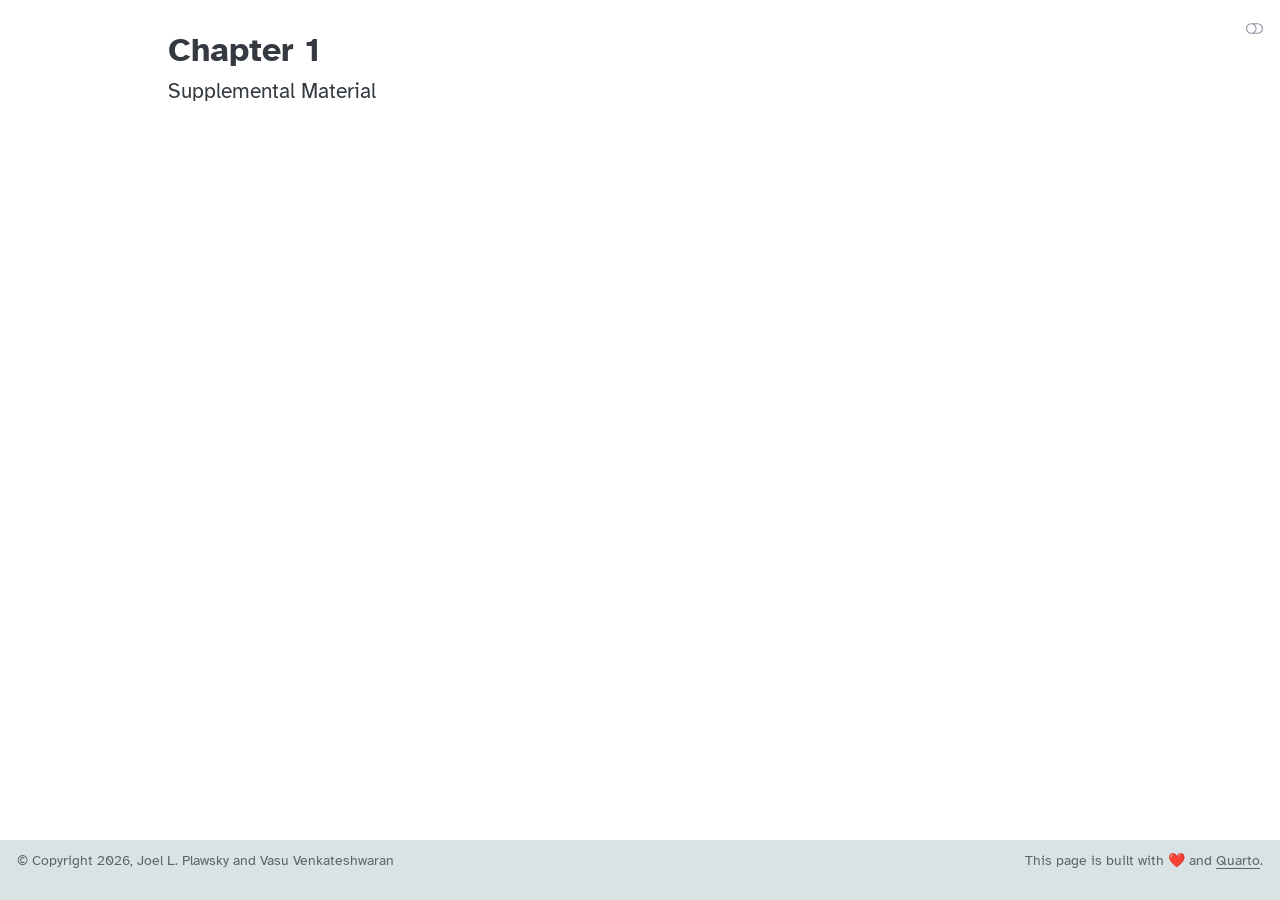
<file: chapters/chapter-1.html>
<!DOCTYPE html>
<html xmlns="http://www.w3.org/1999/xhtml" lang="en" xml:lang="en"><head>

<meta charset="utf-8">
<meta name="generator" content="quarto-1.8.27">

<meta name="viewport" content="width=device-width, initial-scale=1.0, user-scalable=yes">


<title>Chapter 1 – Transport Phenomena Fundamentals</title>
<style>
code{white-space: pre-wrap;}
span.smallcaps{font-variant: small-caps;}
div.columns{display: flex; gap: min(4vw, 1.5em);}
div.column{flex: auto; overflow-x: auto;}
div.hanging-indent{margin-left: 1.5em; text-indent: -1.5em;}
ul.task-list{list-style: none;}
ul.task-list li input[type="checkbox"] {
  width: 0.8em;
  margin: 0 0.8em 0.2em -1em; /* quarto-specific, see https://github.com/quarto-dev/quarto-cli/issues/4556 */ 
  vertical-align: middle;
}
</style>


<script src="../site_libs/quarto-nav/quarto-nav.js"></script>
<script src="../site_libs/clipboard/clipboard.min.js"></script>
<script src="../site_libs/quarto-search/autocomplete.umd.js"></script>
<script src="../site_libs/quarto-search/fuse.min.js"></script>
<script src="../site_libs/quarto-search/quarto-search.js"></script>
<meta name="quarto:offset" content="../">
<script src="../site_libs/quarto-html/quarto.js" type="module"></script>
<script src="../site_libs/quarto-html/tabsets/tabsets.js" type="module"></script>
<script src="../site_libs/quarto-html/axe/axe-check.js" type="module"></script>
<script src="../site_libs/quarto-html/popper.min.js"></script>
<script src="../site_libs/quarto-html/tippy.umd.min.js"></script>
<script src="../site_libs/quarto-html/anchor.min.js"></script>
<link href="../site_libs/quarto-html/tippy.css" rel="stylesheet">
<link href="../site_libs/quarto-html/quarto-syntax-highlighting-ed96de9b727972fe78a7b5d16c58bf87.css" rel="stylesheet" class="quarto-color-scheme" id="quarto-text-highlighting-styles">
<link href="../site_libs/quarto-html/quarto-syntax-highlighting-dark-4d9afe2b8d18ee9fa5d0d57b5ed4214d.css" rel="stylesheet" class="quarto-color-scheme quarto-color-alternate" id="quarto-text-highlighting-styles">
<link href="../site_libs/quarto-html/quarto-syntax-highlighting-ed96de9b727972fe78a7b5d16c58bf87.css" rel="stylesheet" class="quarto-color-scheme-extra" id="quarto-text-highlighting-styles">
<script src="../site_libs/bootstrap/bootstrap.min.js"></script>
<link href="../site_libs/bootstrap/bootstrap-icons.css" rel="stylesheet">
<link href="../site_libs/bootstrap/bootstrap-d013608d390898327a32711e2953b8cd.min.css" rel="stylesheet" append-hash="true" class="quarto-color-scheme" id="quarto-bootstrap" data-mode="light">
<link href="../site_libs/bootstrap/bootstrap-dark-95db613fcb825bb3ec44bdaa0475f774.min.css" rel="stylesheet" append-hash="true" class="quarto-color-scheme quarto-color-alternate" id="quarto-bootstrap" data-mode="dark">
<link href="../site_libs/bootstrap/bootstrap-d013608d390898327a32711e2953b8cd.min.css" rel="stylesheet" append-hash="true" class="quarto-color-scheme-extra" id="quarto-bootstrap" data-mode="light">
<script id="quarto-search-options" type="application/json">{
  "location": "sidebar",
  "copy-button": false,
  "collapse-after": 3,
  "panel-placement": "start",
  "type": "textbox",
  "limit": 50,
  "keyboard-shortcut": [
    "f",
    "/",
    "s"
  ],
  "show-item-context": false,
  "language": {
    "search-no-results-text": "No results",
    "search-matching-documents-text": "matching documents",
    "search-copy-link-title": "Copy link to search",
    "search-hide-matches-text": "Hide additional matches",
    "search-more-match-text": "more match in this document",
    "search-more-matches-text": "more matches in this document",
    "search-clear-button-title": "Clear",
    "search-text-placeholder": "",
    "search-detached-cancel-button-title": "Cancel",
    "search-submit-button-title": "Submit",
    "search-label": "Search"
  }
}</script>


<meta property="og:title" content="Chapter 1 – Transport Phenomena Fundamentals">
<meta property="og:description" content="Supplemental Material">
<meta property="og:site_name" content="Transport Phenomena Fundamentals">
</head>

<body class="quarto-light"><script id="quarto-html-before-body" type="application/javascript">
    const toggleBodyColorMode = (bsSheetEl) => {
      const mode = bsSheetEl.getAttribute("data-mode");
      const bodyEl = window.document.querySelector("body");
      if (mode === "dark") {
        bodyEl.classList.add("quarto-dark");
        bodyEl.classList.remove("quarto-light");
      } else {
        bodyEl.classList.add("quarto-light");
        bodyEl.classList.remove("quarto-dark");
      }
    }
    const toggleBodyColorPrimary = () => {
      const bsSheetEl = window.document.querySelector("link#quarto-bootstrap:not([rel=disabled-stylesheet])");
      if (bsSheetEl) {
        toggleBodyColorMode(bsSheetEl);
      }
    }
    const setColorSchemeToggle = (alternate) => {
      const toggles = window.document.querySelectorAll('.quarto-color-scheme-toggle');
      for (let i=0; i < toggles.length; i++) {
        const toggle = toggles[i];
        if (toggle) {
          if (alternate) {
            toggle.classList.add("alternate");
          } else {
            toggle.classList.remove("alternate");
          }
        }
      }
    };
    const toggleColorMode = (alternate) => {
      // Switch the stylesheets
      const primaryStylesheets = window.document.querySelectorAll('link.quarto-color-scheme:not(.quarto-color-alternate)');
      const alternateStylesheets = window.document.querySelectorAll('link.quarto-color-scheme.quarto-color-alternate');
      manageTransitions('#quarto-margin-sidebar .nav-link', false);
      if (alternate) {
        // note: dark is layered on light, we don't disable primary!
        enableStylesheet(alternateStylesheets);
        for (const sheetNode of alternateStylesheets) {
          if (sheetNode.id === "quarto-bootstrap") {
            toggleBodyColorMode(sheetNode);
          }
        }
      } else {
        disableStylesheet(alternateStylesheets);
        enableStylesheet(primaryStylesheets)
        toggleBodyColorPrimary();
      }
      manageTransitions('#quarto-margin-sidebar .nav-link', true);
      // Switch the toggles
      setColorSchemeToggle(alternate)
      // Hack to workaround the fact that safari doesn't
      // properly recolor the scrollbar when toggling (#1455)
      if (navigator.userAgent.indexOf('Safari') > 0 && navigator.userAgent.indexOf('Chrome') == -1) {
        manageTransitions("body", false);
        window.scrollTo(0, 1);
        setTimeout(() => {
          window.scrollTo(0, 0);
          manageTransitions("body", true);
        }, 40);
      }
    }
    const disableStylesheet = (stylesheets) => {
      for (let i=0; i < stylesheets.length; i++) {
        const stylesheet = stylesheets[i];
        stylesheet.rel = 'disabled-stylesheet';
      }
    }
    const enableStylesheet = (stylesheets) => {
      for (let i=0; i < stylesheets.length; i++) {
        const stylesheet = stylesheets[i];
        if(stylesheet.rel !== 'stylesheet') { // for Chrome, which will still FOUC without this check
          stylesheet.rel = 'stylesheet';
        }
      }
    }
    const manageTransitions = (selector, allowTransitions) => {
      const els = window.document.querySelectorAll(selector);
      for (let i=0; i < els.length; i++) {
        const el = els[i];
        if (allowTransitions) {
          el.classList.remove('notransition');
        } else {
          el.classList.add('notransition');
        }
      }
    }
    const isFileUrl = () => {
      return window.location.protocol === 'file:';
    }
    const hasAlternateSentinel = () => {
      let styleSentinel = getColorSchemeSentinel();
      if (styleSentinel !== null) {
        return styleSentinel === "alternate";
      } else {
        return false;
      }
    }
    const setStyleSentinel = (alternate) => {
      const value = alternate ? "alternate" : "default";
      if (!isFileUrl()) {
        window.localStorage.setItem("quarto-color-scheme", value);
      } else {
        localAlternateSentinel = value;
      }
    }
    const getColorSchemeSentinel = () => {
      if (!isFileUrl()) {
        const storageValue = window.localStorage.getItem("quarto-color-scheme");
        return storageValue != null ? storageValue : localAlternateSentinel;
      } else {
        return localAlternateSentinel;
      }
    }
    const toggleGiscusIfUsed = (isAlternate, darkModeDefault) => {
      const baseTheme = document.querySelector('#giscus-base-theme')?.value ?? 'light';
      const alternateTheme = document.querySelector('#giscus-alt-theme')?.value ?? 'dark';
      let newTheme = '';
      if(authorPrefersDark) {
        newTheme = isAlternate ? baseTheme : alternateTheme;
      } else {
        newTheme = isAlternate ? alternateTheme : baseTheme;
      }
      const changeGiscusTheme = () => {
        // From: https://github.com/giscus/giscus/issues/336
        const sendMessage = (message) => {
          const iframe = document.querySelector('iframe.giscus-frame');
          if (!iframe) return;
          iframe.contentWindow.postMessage({ giscus: message }, 'https://giscus.app');
        }
        sendMessage({
          setConfig: {
            theme: newTheme
          }
        });
      }
      const isGiscussLoaded = window.document.querySelector('iframe.giscus-frame') !== null;
      if (isGiscussLoaded) {
        changeGiscusTheme();
      }
    };
    const authorPrefersDark = false;
    const darkModeDefault = authorPrefersDark;
      document.querySelector('link#quarto-text-highlighting-styles.quarto-color-scheme-extra').rel = 'disabled-stylesheet';
      document.querySelector('link#quarto-bootstrap.quarto-color-scheme-extra').rel = 'disabled-stylesheet';
    let localAlternateSentinel = darkModeDefault ? 'alternate' : 'default';
    // Dark / light mode switch
    window.quartoToggleColorScheme = () => {
      // Read the current dark / light value
      let toAlternate = !hasAlternateSentinel();
      toggleColorMode(toAlternate);
      setStyleSentinel(toAlternate);
      toggleGiscusIfUsed(toAlternate, darkModeDefault);
      window.dispatchEvent(new Event('resize'));
    };
    // Switch to dark mode if need be
    if (hasAlternateSentinel()) {
      toggleColorMode(true);
    } else {
      toggleColorMode(false);
    }
  </script>

<div id="quarto-search-results"></div>
<!-- content -->
<div id="quarto-content" class="quarto-container page-columns page-rows-contents page-layout-article">
<!-- sidebar -->
<!-- margin-sidebar -->
    <div id="quarto-margin-sidebar" class="sidebar margin-sidebar zindex-bottom">
        
    </div>
<!-- main -->
<main class="content" id="quarto-document-content">


<header id="title-block-header" class="quarto-title-block default">
<div class="quarto-title">
<h1 class="title">Chapter 1</h1>
<p class="subtitle lead">Supplemental Material</p>
</div>



<div class="quarto-title-meta">

    
  
    
  </div>
  


</header>





</main> <!-- /main -->
<script id="quarto-html-after-body" type="application/javascript">
  window.document.addEventListener("DOMContentLoaded", function (event) {
    // Ensure there is a toggle, if there isn't float one in the top right
    if (window.document.querySelector('.quarto-color-scheme-toggle') === null) {
      const a = window.document.createElement('a');
      a.classList.add('top-right');
      a.classList.add('quarto-color-scheme-toggle');
      a.href = "";
      a.onclick = function() { try { window.quartoToggleColorScheme(); } catch {} return false; };
      const i = window.document.createElement("i");
      i.classList.add('bi');
      a.appendChild(i);
      window.document.body.appendChild(a);
    }
    setColorSchemeToggle(hasAlternateSentinel())
    const icon = "";
    const anchorJS = new window.AnchorJS();
    anchorJS.options = {
      placement: 'right',
      icon: icon
    };
    anchorJS.add('.anchored');
    const isCodeAnnotation = (el) => {
      for (const clz of el.classList) {
        if (clz.startsWith('code-annotation-')) {                     
          return true;
        }
      }
      return false;
    }
    const onCopySuccess = function(e) {
      // button target
      const button = e.trigger;
      // don't keep focus
      button.blur();
      // flash "checked"
      button.classList.add('code-copy-button-checked');
      var currentTitle = button.getAttribute("title");
      button.setAttribute("title", "Copied!");
      let tooltip;
      if (window.bootstrap) {
        button.setAttribute("data-bs-toggle", "tooltip");
        button.setAttribute("data-bs-placement", "left");
        button.setAttribute("data-bs-title", "Copied!");
        tooltip = new bootstrap.Tooltip(button, 
          { trigger: "manual", 
            customClass: "code-copy-button-tooltip",
            offset: [0, -8]});
        tooltip.show();    
      }
      setTimeout(function() {
        if (tooltip) {
          tooltip.hide();
          button.removeAttribute("data-bs-title");
          button.removeAttribute("data-bs-toggle");
          button.removeAttribute("data-bs-placement");
        }
        button.setAttribute("title", currentTitle);
        button.classList.remove('code-copy-button-checked');
      }, 1000);
      // clear code selection
      e.clearSelection();
    }
    const getTextToCopy = function(trigger) {
      const outerScaffold = trigger.parentElement.cloneNode(true);
      const codeEl = outerScaffold.querySelector('code');
      for (const childEl of codeEl.children) {
        if (isCodeAnnotation(childEl)) {
          childEl.remove();
        }
      }
      return codeEl.innerText;
    }
    const clipboard = new window.ClipboardJS('.code-copy-button:not([data-in-quarto-modal])', {
      text: getTextToCopy
    });
    clipboard.on('success', onCopySuccess);
    if (window.document.getElementById('quarto-embedded-source-code-modal')) {
      const clipboardModal = new window.ClipboardJS('.code-copy-button[data-in-quarto-modal]', {
        text: getTextToCopy,
        container: window.document.getElementById('quarto-embedded-source-code-modal')
      });
      clipboardModal.on('success', onCopySuccess);
    }
      var localhostRegex = new RegExp(/^(?:http|https):\/\/localhost\:?[0-9]*\//);
      var mailtoRegex = new RegExp(/^mailto:/);
        var filterRegex = new RegExp("https:\/\/tpf-lab\.github\.io\/textbook-companion-site\/");
      var isInternal = (href) => {
          return filterRegex.test(href) || localhostRegex.test(href) || mailtoRegex.test(href);
      }
      // Inspect non-navigation links and adorn them if external
     var links = window.document.querySelectorAll('a[href]:not(.nav-link):not(.navbar-brand):not(.toc-action):not(.sidebar-link):not(.sidebar-item-toggle):not(.pagination-link):not(.no-external):not([aria-hidden]):not(.dropdown-item):not(.quarto-navigation-tool):not(.about-link)');
      for (var i=0; i<links.length; i++) {
        const link = links[i];
        if (!isInternal(link.href)) {
          // undo the damage that might have been done by quarto-nav.js in the case of
          // links that we want to consider external
          if (link.dataset.originalHref !== undefined) {
            link.href = link.dataset.originalHref;
          }
        }
      }
    function tippyHover(el, contentFn, onTriggerFn, onUntriggerFn) {
      const config = {
        allowHTML: true,
        maxWidth: 500,
        delay: 100,
        arrow: false,
        appendTo: function(el) {
            return el.parentElement;
        },
        interactive: true,
        interactiveBorder: 10,
        theme: 'quarto',
        placement: 'bottom-start',
      };
      if (contentFn) {
        config.content = contentFn;
      }
      if (onTriggerFn) {
        config.onTrigger = onTriggerFn;
      }
      if (onUntriggerFn) {
        config.onUntrigger = onUntriggerFn;
      }
      window.tippy(el, config); 
    }
    const noterefs = window.document.querySelectorAll('a[role="doc-noteref"]');
    for (var i=0; i<noterefs.length; i++) {
      const ref = noterefs[i];
      tippyHover(ref, function() {
        // use id or data attribute instead here
        let href = ref.getAttribute('data-footnote-href') || ref.getAttribute('href');
        try { href = new URL(href).hash; } catch {}
        const id = href.replace(/^#\/?/, "");
        const note = window.document.getElementById(id);
        if (note) {
          return note.innerHTML;
        } else {
          return "";
        }
      });
    }
    const xrefs = window.document.querySelectorAll('a.quarto-xref');
    const processXRef = (id, note) => {
      // Strip column container classes
      const stripColumnClz = (el) => {
        el.classList.remove("page-full", "page-columns");
        if (el.children) {
          for (const child of el.children) {
            stripColumnClz(child);
          }
        }
      }
      stripColumnClz(note)
      if (id === null || id.startsWith('sec-')) {
        // Special case sections, only their first couple elements
        const container = document.createElement("div");
        if (note.children && note.children.length > 2) {
          container.appendChild(note.children[0].cloneNode(true));
          for (let i = 1; i < note.children.length; i++) {
            const child = note.children[i];
            if (child.tagName === "P" && child.innerText === "") {
              continue;
            } else {
              container.appendChild(child.cloneNode(true));
              break;
            }
          }
          if (window.Quarto?.typesetMath) {
            window.Quarto.typesetMath(container);
          }
          return container.innerHTML
        } else {
          if (window.Quarto?.typesetMath) {
            window.Quarto.typesetMath(note);
          }
          return note.innerHTML;
        }
      } else {
        // Remove any anchor links if they are present
        const anchorLink = note.querySelector('a.anchorjs-link');
        if (anchorLink) {
          anchorLink.remove();
        }
        if (window.Quarto?.typesetMath) {
          window.Quarto.typesetMath(note);
        }
        if (note.classList.contains("callout")) {
          return note.outerHTML;
        } else {
          return note.innerHTML;
        }
      }
    }
    for (var i=0; i<xrefs.length; i++) {
      const xref = xrefs[i];
      tippyHover(xref, undefined, function(instance) {
        instance.disable();
        let url = xref.getAttribute('href');
        let hash = undefined; 
        if (url.startsWith('#')) {
          hash = url;
        } else {
          try { hash = new URL(url).hash; } catch {}
        }
        if (hash) {
          const id = hash.replace(/^#\/?/, "");
          const note = window.document.getElementById(id);
          if (note !== null) {
            try {
              const html = processXRef(id, note.cloneNode(true));
              instance.setContent(html);
            } finally {
              instance.enable();
              instance.show();
            }
          } else {
            // See if we can fetch this
            fetch(url.split('#')[0])
            .then(res => res.text())
            .then(html => {
              const parser = new DOMParser();
              const htmlDoc = parser.parseFromString(html, "text/html");
              const note = htmlDoc.getElementById(id);
              if (note !== null) {
                const html = processXRef(id, note);
                instance.setContent(html);
              } 
            }).finally(() => {
              instance.enable();
              instance.show();
            });
          }
        } else {
          // See if we can fetch a full url (with no hash to target)
          // This is a special case and we should probably do some content thinning / targeting
          fetch(url)
          .then(res => res.text())
          .then(html => {
            const parser = new DOMParser();
            const htmlDoc = parser.parseFromString(html, "text/html");
            const note = htmlDoc.querySelector('main.content');
            if (note !== null) {
              // This should only happen for chapter cross references
              // (since there is no id in the URL)
              // remove the first header
              if (note.children.length > 0 && note.children[0].tagName === "HEADER") {
                note.children[0].remove();
              }
              const html = processXRef(null, note);
              instance.setContent(html);
            } 
          }).finally(() => {
            instance.enable();
            instance.show();
          });
        }
      }, function(instance) {
      });
    }
        let selectedAnnoteEl;
        const selectorForAnnotation = ( cell, annotation) => {
          let cellAttr = 'data-code-cell="' + cell + '"';
          let lineAttr = 'data-code-annotation="' +  annotation + '"';
          const selector = 'span[' + cellAttr + '][' + lineAttr + ']';
          return selector;
        }
        const selectCodeLines = (annoteEl) => {
          const doc = window.document;
          const targetCell = annoteEl.getAttribute("data-target-cell");
          const targetAnnotation = annoteEl.getAttribute("data-target-annotation");
          const annoteSpan = window.document.querySelector(selectorForAnnotation(targetCell, targetAnnotation));
          const lines = annoteSpan.getAttribute("data-code-lines").split(",");
          const lineIds = lines.map((line) => {
            return targetCell + "-" + line;
          })
          let top = null;
          let height = null;
          let parent = null;
          if (lineIds.length > 0) {
              //compute the position of the single el (top and bottom and make a div)
              const el = window.document.getElementById(lineIds[0]);
              top = el.offsetTop;
              height = el.offsetHeight;
              parent = el.parentElement.parentElement;
            if (lineIds.length > 1) {
              const lastEl = window.document.getElementById(lineIds[lineIds.length - 1]);
              const bottom = lastEl.offsetTop + lastEl.offsetHeight;
              height = bottom - top;
            }
            if (top !== null && height !== null && parent !== null) {
              // cook up a div (if necessary) and position it 
              let div = window.document.getElementById("code-annotation-line-highlight");
              if (div === null) {
                div = window.document.createElement("div");
                div.setAttribute("id", "code-annotation-line-highlight");
                div.style.position = 'absolute';
                parent.appendChild(div);
              }
              div.style.top = top - 2 + "px";
              div.style.height = height + 4 + "px";
              div.style.left = 0;
              let gutterDiv = window.document.getElementById("code-annotation-line-highlight-gutter");
              if (gutterDiv === null) {
                gutterDiv = window.document.createElement("div");
                gutterDiv.setAttribute("id", "code-annotation-line-highlight-gutter");
                gutterDiv.style.position = 'absolute';
                const codeCell = window.document.getElementById(targetCell);
                const gutter = codeCell.querySelector('.code-annotation-gutter');
                gutter.appendChild(gutterDiv);
              }
              gutterDiv.style.top = top - 2 + "px";
              gutterDiv.style.height = height + 4 + "px";
            }
            selectedAnnoteEl = annoteEl;
          }
        };
        const unselectCodeLines = () => {
          const elementsIds = ["code-annotation-line-highlight", "code-annotation-line-highlight-gutter"];
          elementsIds.forEach((elId) => {
            const div = window.document.getElementById(elId);
            if (div) {
              div.remove();
            }
          });
          selectedAnnoteEl = undefined;
        };
          // Handle positioning of the toggle
      window.addEventListener(
        "resize",
        throttle(() => {
          elRect = undefined;
          if (selectedAnnoteEl) {
            selectCodeLines(selectedAnnoteEl);
          }
        }, 10)
      );
      function throttle(fn, ms) {
      let throttle = false;
      let timer;
        return (...args) => {
          if(!throttle) { // first call gets through
              fn.apply(this, args);
              throttle = true;
          } else { // all the others get throttled
              if(timer) clearTimeout(timer); // cancel #2
              timer = setTimeout(() => {
                fn.apply(this, args);
                timer = throttle = false;
              }, ms);
          }
        };
      }
        // Attach click handler to the DT
        const annoteDls = window.document.querySelectorAll('dt[data-target-cell]');
        for (const annoteDlNode of annoteDls) {
          annoteDlNode.addEventListener('click', (event) => {
            const clickedEl = event.target;
            if (clickedEl !== selectedAnnoteEl) {
              unselectCodeLines();
              const activeEl = window.document.querySelector('dt[data-target-cell].code-annotation-active');
              if (activeEl) {
                activeEl.classList.remove('code-annotation-active');
              }
              selectCodeLines(clickedEl);
              clickedEl.classList.add('code-annotation-active');
            } else {
              // Unselect the line
              unselectCodeLines();
              clickedEl.classList.remove('code-annotation-active');
            }
          });
        }
    const findCites = (el) => {
      const parentEl = el.parentElement;
      if (parentEl) {
        const cites = parentEl.dataset.cites;
        if (cites) {
          return {
            el,
            cites: cites.split(' ')
          };
        } else {
          return findCites(el.parentElement)
        }
      } else {
        return undefined;
      }
    };
    var bibliorefs = window.document.querySelectorAll('a[role="doc-biblioref"]');
    for (var i=0; i<bibliorefs.length; i++) {
      const ref = bibliorefs[i];
      const citeInfo = findCites(ref);
      if (citeInfo) {
        tippyHover(citeInfo.el, function() {
          var popup = window.document.createElement('div');
          citeInfo.cites.forEach(function(cite) {
            var citeDiv = window.document.createElement('div');
            citeDiv.classList.add('hanging-indent');
            citeDiv.classList.add('csl-entry');
            var biblioDiv = window.document.getElementById('ref-' + cite);
            if (biblioDiv) {
              citeDiv.innerHTML = biblioDiv.innerHTML;
            }
            popup.appendChild(citeDiv);
          });
          return popup.innerHTML;
        });
      }
    }
  });
  </script>
</div> <!-- /content -->
<footer class="footer">
  <div class="nav-footer">
    <div class="nav-footer-left">
<p>© Copyright 2026, Joel L. Plawsky and Vasu Venkateshwaran</p>
</div>   
    <div class="nav-footer-center">
      &nbsp;
    </div>
    <div class="nav-footer-right">
<p>This page is built with ❤️ and <a href="https://quarto.org/">Quarto</a>.</p>
</div>
  </div>
</footer>




</body></html>
</file>
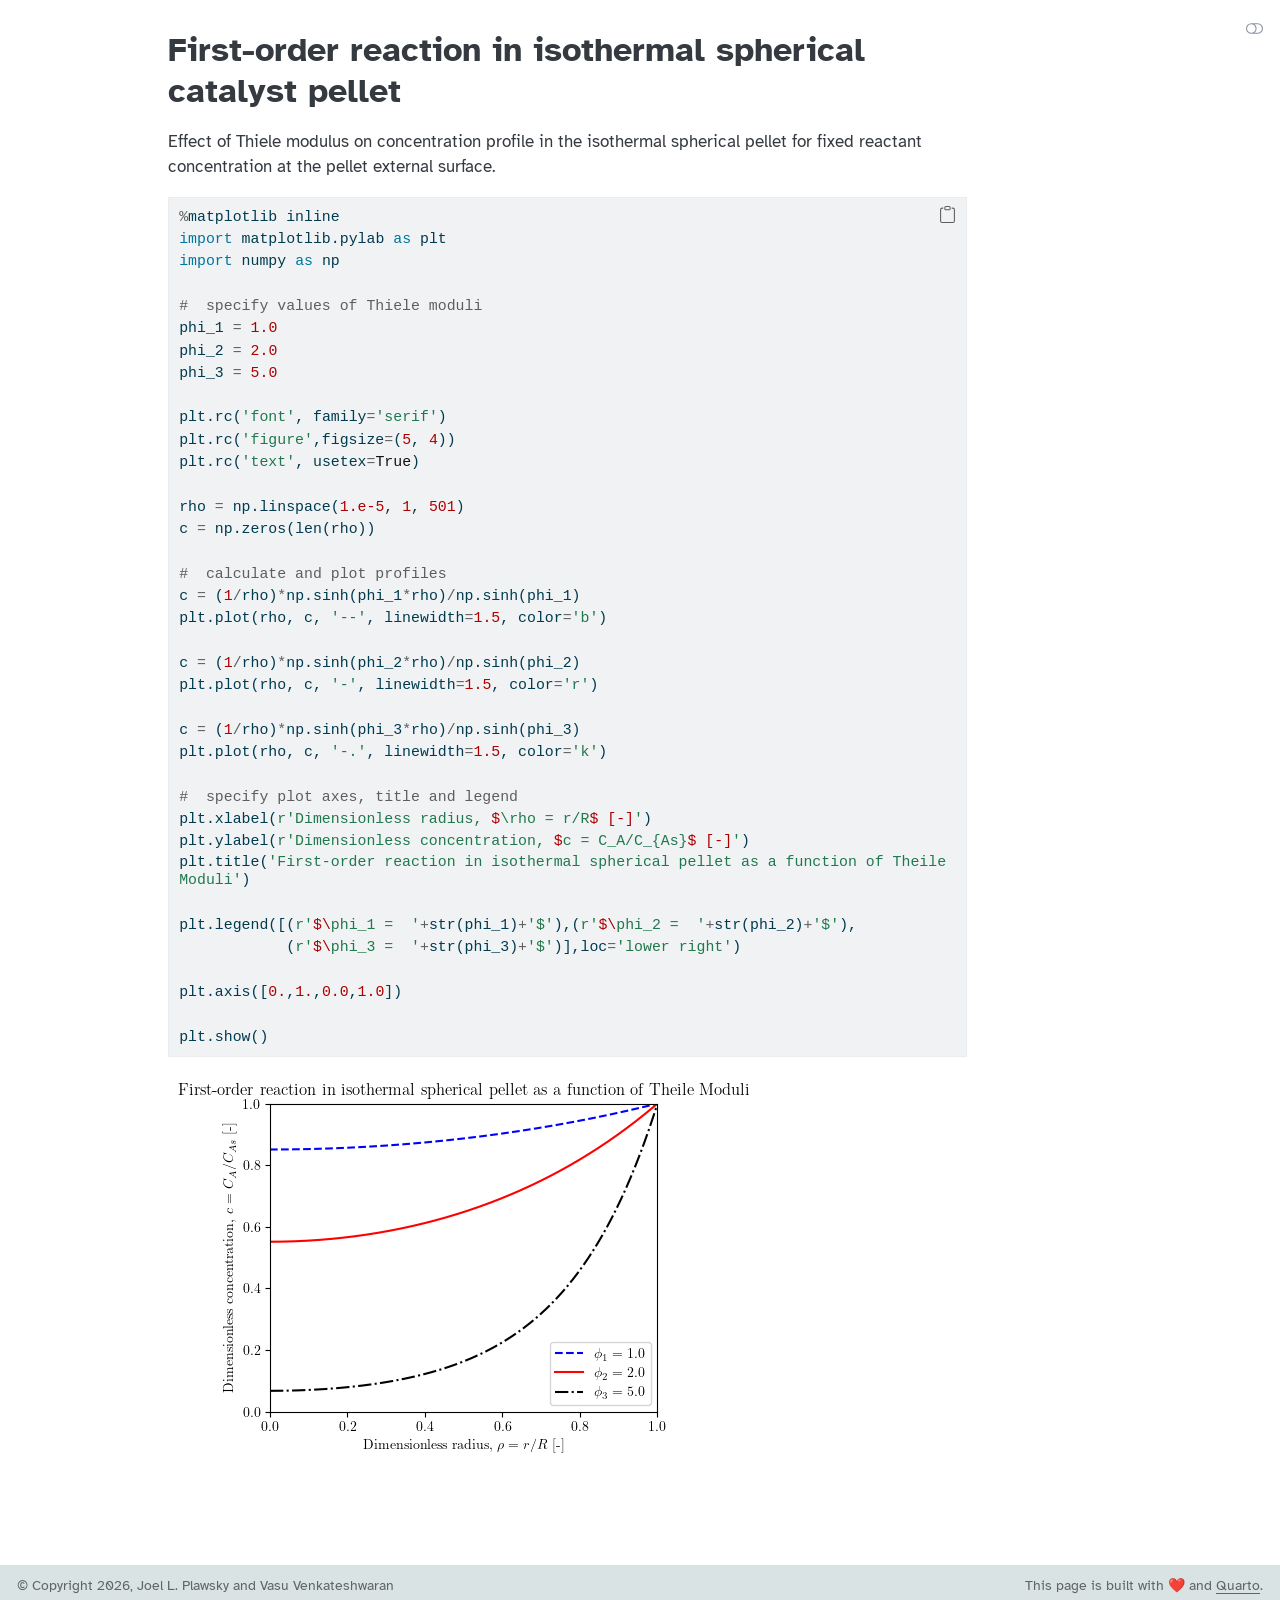
<file: notebooks/FirstOrder_Isothermal_Concentration.html>
<!DOCTYPE html>
<html xmlns="http://www.w3.org/1999/xhtml" lang="en" xml:lang="en"><head>

<meta charset="utf-8">
<meta name="generator" content="quarto-1.8.27">

<meta name="viewport" content="width=device-width, initial-scale=1.0, user-scalable=yes">


<title>First-order reaction in isothermal spherical catalyst pellet – Transport Phenomena Fundamentals</title>
<style>
code{white-space: pre-wrap;}
span.smallcaps{font-variant: small-caps;}
div.columns{display: flex; gap: min(4vw, 1.5em);}
div.column{flex: auto; overflow-x: auto;}
div.hanging-indent{margin-left: 1.5em; text-indent: -1.5em;}
ul.task-list{list-style: none;}
ul.task-list li input[type="checkbox"] {
  width: 0.8em;
  margin: 0 0.8em 0.2em -1em; /* quarto-specific, see https://github.com/quarto-dev/quarto-cli/issues/4556 */ 
  vertical-align: middle;
}
/* CSS for syntax highlighting */
html { -webkit-text-size-adjust: 100%; }
pre > code.sourceCode { white-space: pre; position: relative; }
pre > code.sourceCode > span { display: inline-block; line-height: 1.25; }
pre > code.sourceCode > span:empty { height: 1.2em; }
.sourceCode { overflow: visible; }
code.sourceCode > span { color: inherit; text-decoration: inherit; }
div.sourceCode { margin: 1em 0; }
pre.sourceCode { margin: 0; }
@media screen {
div.sourceCode { overflow: auto; }
}
@media print {
pre > code.sourceCode { white-space: pre-wrap; }
pre > code.sourceCode > span { text-indent: -5em; padding-left: 5em; }
}
pre.numberSource code
  { counter-reset: source-line 0; }
pre.numberSource code > span
  { position: relative; left: -4em; counter-increment: source-line; }
pre.numberSource code > span > a:first-child::before
  { content: counter(source-line);
    position: relative; left: -1em; text-align: right; vertical-align: baseline;
    border: none; display: inline-block;
    -webkit-touch-callout: none; -webkit-user-select: none;
    -khtml-user-select: none; -moz-user-select: none;
    -ms-user-select: none; user-select: none;
    padding: 0 4px; width: 4em;
  }
pre.numberSource { margin-left: 3em;  padding-left: 4px; }
div.sourceCode
  {   }
@media screen {
pre > code.sourceCode > span > a:first-child::before { text-decoration: underline; }
}
</style>


<script src="../site_libs/quarto-nav/quarto-nav.js"></script>
<script src="../site_libs/clipboard/clipboard.min.js"></script>
<script src="../site_libs/quarto-search/autocomplete.umd.js"></script>
<script src="../site_libs/quarto-search/fuse.min.js"></script>
<script src="../site_libs/quarto-search/quarto-search.js"></script>
<meta name="quarto:offset" content="../">
<script src="../site_libs/quarto-html/quarto.js" type="module"></script>
<script src="../site_libs/quarto-html/tabsets/tabsets.js" type="module"></script>
<script src="../site_libs/quarto-html/axe/axe-check.js" type="module"></script>
<script src="../site_libs/quarto-html/popper.min.js"></script>
<script src="../site_libs/quarto-html/tippy.umd.min.js"></script>
<script src="../site_libs/quarto-html/anchor.min.js"></script>
<link href="../site_libs/quarto-html/tippy.css" rel="stylesheet">
<link href="../site_libs/quarto-html/quarto-syntax-highlighting-ed96de9b727972fe78a7b5d16c58bf87.css" rel="stylesheet" class="quarto-color-scheme" id="quarto-text-highlighting-styles">
<link href="../site_libs/quarto-html/quarto-syntax-highlighting-dark-4d9afe2b8d18ee9fa5d0d57b5ed4214d.css" rel="stylesheet" class="quarto-color-scheme quarto-color-alternate" id="quarto-text-highlighting-styles">
<link href="../site_libs/quarto-html/quarto-syntax-highlighting-ed96de9b727972fe78a7b5d16c58bf87.css" rel="stylesheet" class="quarto-color-scheme-extra" id="quarto-text-highlighting-styles">
<script src="../site_libs/bootstrap/bootstrap.min.js"></script>
<link href="../site_libs/bootstrap/bootstrap-icons.css" rel="stylesheet">
<link href="../site_libs/bootstrap/bootstrap-d013608d390898327a32711e2953b8cd.min.css" rel="stylesheet" append-hash="true" class="quarto-color-scheme" id="quarto-bootstrap" data-mode="light">
<link href="../site_libs/bootstrap/bootstrap-dark-95db613fcb825bb3ec44bdaa0475f774.min.css" rel="stylesheet" append-hash="true" class="quarto-color-scheme quarto-color-alternate" id="quarto-bootstrap" data-mode="dark">
<link href="../site_libs/bootstrap/bootstrap-d013608d390898327a32711e2953b8cd.min.css" rel="stylesheet" append-hash="true" class="quarto-color-scheme-extra" id="quarto-bootstrap" data-mode="light">
<script id="quarto-search-options" type="application/json">{
  "location": "sidebar",
  "copy-button": false,
  "collapse-after": 3,
  "panel-placement": "start",
  "type": "textbox",
  "limit": 50,
  "keyboard-shortcut": [
    "f",
    "/",
    "s"
  ],
  "show-item-context": false,
  "language": {
    "search-no-results-text": "No results",
    "search-matching-documents-text": "matching documents",
    "search-copy-link-title": "Copy link to search",
    "search-hide-matches-text": "Hide additional matches",
    "search-more-match-text": "more match in this document",
    "search-more-matches-text": "more matches in this document",
    "search-clear-button-title": "Clear",
    "search-text-placeholder": "",
    "search-detached-cancel-button-title": "Cancel",
    "search-submit-button-title": "Submit",
    "search-label": "Search"
  }
}</script>


<meta property="og:title" content="First-order reaction in isothermal spherical catalyst pellet – Transport Phenomena Fundamentals">
<meta property="og:description" content="Companion website for Transport Phenomena Fundamentals textbook.">
<meta property="og:image" content="https://tpf-lab.github.io/textbook-companion-site/notebooks/FirstOrder_Isothermal_Concentration_files/figure-html/cell-2-output-1.png">
<meta property="og:site_name" content="Transport Phenomena Fundamentals">
<meta property="og:image:height" content="389">
<meta property="og:image:width" content="591">
</head>

<body class="quarto-light"><script id="quarto-html-before-body" type="application/javascript">
    const toggleBodyColorMode = (bsSheetEl) => {
      const mode = bsSheetEl.getAttribute("data-mode");
      const bodyEl = window.document.querySelector("body");
      if (mode === "dark") {
        bodyEl.classList.add("quarto-dark");
        bodyEl.classList.remove("quarto-light");
      } else {
        bodyEl.classList.add("quarto-light");
        bodyEl.classList.remove("quarto-dark");
      }
    }
    const toggleBodyColorPrimary = () => {
      const bsSheetEl = window.document.querySelector("link#quarto-bootstrap:not([rel=disabled-stylesheet])");
      if (bsSheetEl) {
        toggleBodyColorMode(bsSheetEl);
      }
    }
    const setColorSchemeToggle = (alternate) => {
      const toggles = window.document.querySelectorAll('.quarto-color-scheme-toggle');
      for (let i=0; i < toggles.length; i++) {
        const toggle = toggles[i];
        if (toggle) {
          if (alternate) {
            toggle.classList.add("alternate");
          } else {
            toggle.classList.remove("alternate");
          }
        }
      }
    };
    const toggleColorMode = (alternate) => {
      // Switch the stylesheets
      const primaryStylesheets = window.document.querySelectorAll('link.quarto-color-scheme:not(.quarto-color-alternate)');
      const alternateStylesheets = window.document.querySelectorAll('link.quarto-color-scheme.quarto-color-alternate');
      manageTransitions('#quarto-margin-sidebar .nav-link', false);
      if (alternate) {
        // note: dark is layered on light, we don't disable primary!
        enableStylesheet(alternateStylesheets);
        for (const sheetNode of alternateStylesheets) {
          if (sheetNode.id === "quarto-bootstrap") {
            toggleBodyColorMode(sheetNode);
          }
        }
      } else {
        disableStylesheet(alternateStylesheets);
        enableStylesheet(primaryStylesheets)
        toggleBodyColorPrimary();
      }
      manageTransitions('#quarto-margin-sidebar .nav-link', true);
      // Switch the toggles
      setColorSchemeToggle(alternate)
      // Hack to workaround the fact that safari doesn't
      // properly recolor the scrollbar when toggling (#1455)
      if (navigator.userAgent.indexOf('Safari') > 0 && navigator.userAgent.indexOf('Chrome') == -1) {
        manageTransitions("body", false);
        window.scrollTo(0, 1);
        setTimeout(() => {
          window.scrollTo(0, 0);
          manageTransitions("body", true);
        }, 40);
      }
    }
    const disableStylesheet = (stylesheets) => {
      for (let i=0; i < stylesheets.length; i++) {
        const stylesheet = stylesheets[i];
        stylesheet.rel = 'disabled-stylesheet';
      }
    }
    const enableStylesheet = (stylesheets) => {
      for (let i=0; i < stylesheets.length; i++) {
        const stylesheet = stylesheets[i];
        if(stylesheet.rel !== 'stylesheet') { // for Chrome, which will still FOUC without this check
          stylesheet.rel = 'stylesheet';
        }
      }
    }
    const manageTransitions = (selector, allowTransitions) => {
      const els = window.document.querySelectorAll(selector);
      for (let i=0; i < els.length; i++) {
        const el = els[i];
        if (allowTransitions) {
          el.classList.remove('notransition');
        } else {
          el.classList.add('notransition');
        }
      }
    }
    const isFileUrl = () => {
      return window.location.protocol === 'file:';
    }
    const hasAlternateSentinel = () => {
      let styleSentinel = getColorSchemeSentinel();
      if (styleSentinel !== null) {
        return styleSentinel === "alternate";
      } else {
        return false;
      }
    }
    const setStyleSentinel = (alternate) => {
      const value = alternate ? "alternate" : "default";
      if (!isFileUrl()) {
        window.localStorage.setItem("quarto-color-scheme", value);
      } else {
        localAlternateSentinel = value;
      }
    }
    const getColorSchemeSentinel = () => {
      if (!isFileUrl()) {
        const storageValue = window.localStorage.getItem("quarto-color-scheme");
        return storageValue != null ? storageValue : localAlternateSentinel;
      } else {
        return localAlternateSentinel;
      }
    }
    const toggleGiscusIfUsed = (isAlternate, darkModeDefault) => {
      const baseTheme = document.querySelector('#giscus-base-theme')?.value ?? 'light';
      const alternateTheme = document.querySelector('#giscus-alt-theme')?.value ?? 'dark';
      let newTheme = '';
      if(authorPrefersDark) {
        newTheme = isAlternate ? baseTheme : alternateTheme;
      } else {
        newTheme = isAlternate ? alternateTheme : baseTheme;
      }
      const changeGiscusTheme = () => {
        // From: https://github.com/giscus/giscus/issues/336
        const sendMessage = (message) => {
          const iframe = document.querySelector('iframe.giscus-frame');
          if (!iframe) return;
          iframe.contentWindow.postMessage({ giscus: message }, 'https://giscus.app');
        }
        sendMessage({
          setConfig: {
            theme: newTheme
          }
        });
      }
      const isGiscussLoaded = window.document.querySelector('iframe.giscus-frame') !== null;
      if (isGiscussLoaded) {
        changeGiscusTheme();
      }
    };
    const authorPrefersDark = false;
    const darkModeDefault = authorPrefersDark;
      document.querySelector('link#quarto-text-highlighting-styles.quarto-color-scheme-extra').rel = 'disabled-stylesheet';
      document.querySelector('link#quarto-bootstrap.quarto-color-scheme-extra').rel = 'disabled-stylesheet';
    let localAlternateSentinel = darkModeDefault ? 'alternate' : 'default';
    // Dark / light mode switch
    window.quartoToggleColorScheme = () => {
      // Read the current dark / light value
      let toAlternate = !hasAlternateSentinel();
      toggleColorMode(toAlternate);
      setStyleSentinel(toAlternate);
      toggleGiscusIfUsed(toAlternate, darkModeDefault);
      window.dispatchEvent(new Event('resize'));
    };
    // Switch to dark mode if need be
    if (hasAlternateSentinel()) {
      toggleColorMode(true);
    } else {
      toggleColorMode(false);
    }
  </script>

<div id="quarto-search-results"></div>
<!-- content -->
<div id="quarto-content" class="quarto-container page-columns page-rows-contents page-layout-article">
<!-- sidebar -->
<!-- margin-sidebar -->
    <div id="quarto-margin-sidebar" class="sidebar margin-sidebar zindex-bottom">
        
    </div>
<!-- main -->
<main class="content" id="quarto-document-content">


<header id="title-block-header" class="quarto-title-block default">
<div class="quarto-title">
<h1 class="title">First-order reaction in isothermal spherical catalyst pellet</h1>
</div>



<div class="quarto-title-meta">

    
  
    
  </div>
  


</header>


<p>Effect of Thiele modulus on concentration profile in the isothermal spherical pellet for fixed reactant concentration at the pellet external surface.</p>
<div id="cell-2" class="cell" data-scrolled="false" data-execution_count="9">
<div class="code-copy-outer-scaffold"><div class="sourceCode cell-code" id="cb1"><pre class="sourceCode python code-with-copy"><code class="sourceCode python"><span id="cb1-1"><a href="#cb1-1" aria-hidden="true" tabindex="-1"></a><span class="op">%</span>matplotlib inline</span>
<span id="cb1-2"><a href="#cb1-2" aria-hidden="true" tabindex="-1"></a><span class="im">import</span> matplotlib.pylab <span class="im">as</span> plt</span>
<span id="cb1-3"><a href="#cb1-3" aria-hidden="true" tabindex="-1"></a><span class="im">import</span> numpy <span class="im">as</span> np</span>
<span id="cb1-4"><a href="#cb1-4" aria-hidden="true" tabindex="-1"></a></span>
<span id="cb1-5"><a href="#cb1-5" aria-hidden="true" tabindex="-1"></a><span class="co">#  specify values of Thiele moduli</span></span>
<span id="cb1-6"><a href="#cb1-6" aria-hidden="true" tabindex="-1"></a>phi_1 <span class="op">=</span> <span class="fl">1.0</span> </span>
<span id="cb1-7"><a href="#cb1-7" aria-hidden="true" tabindex="-1"></a>phi_2 <span class="op">=</span> <span class="fl">2.0</span> </span>
<span id="cb1-8"><a href="#cb1-8" aria-hidden="true" tabindex="-1"></a>phi_3 <span class="op">=</span> <span class="fl">5.0</span></span>
<span id="cb1-9"><a href="#cb1-9" aria-hidden="true" tabindex="-1"></a></span>
<span id="cb1-10"><a href="#cb1-10" aria-hidden="true" tabindex="-1"></a>plt.rc(<span class="st">'font'</span>, family<span class="op">=</span><span class="st">'serif'</span>)</span>
<span id="cb1-11"><a href="#cb1-11" aria-hidden="true" tabindex="-1"></a>plt.rc(<span class="st">'figure'</span>,figsize<span class="op">=</span>(<span class="dv">5</span>, <span class="dv">4</span>))</span>
<span id="cb1-12"><a href="#cb1-12" aria-hidden="true" tabindex="-1"></a>plt.rc(<span class="st">'text'</span>, usetex<span class="op">=</span><span class="va">True</span>)</span>
<span id="cb1-13"><a href="#cb1-13" aria-hidden="true" tabindex="-1"></a></span>
<span id="cb1-14"><a href="#cb1-14" aria-hidden="true" tabindex="-1"></a>rho <span class="op">=</span> np.linspace(<span class="fl">1.e-5</span>, <span class="dv">1</span>, <span class="dv">501</span>)   </span>
<span id="cb1-15"><a href="#cb1-15" aria-hidden="true" tabindex="-1"></a>c <span class="op">=</span> np.zeros(<span class="bu">len</span>(rho))</span>
<span id="cb1-16"><a href="#cb1-16" aria-hidden="true" tabindex="-1"></a></span>
<span id="cb1-17"><a href="#cb1-17" aria-hidden="true" tabindex="-1"></a><span class="co">#  calculate and plot profiles  </span></span>
<span id="cb1-18"><a href="#cb1-18" aria-hidden="true" tabindex="-1"></a>c <span class="op">=</span> (<span class="dv">1</span><span class="op">/</span>rho)<span class="op">*</span>np.sinh(phi_1<span class="op">*</span>rho)<span class="op">/</span>np.sinh(phi_1)</span>
<span id="cb1-19"><a href="#cb1-19" aria-hidden="true" tabindex="-1"></a>plt.plot(rho, c, <span class="st">'--'</span>, linewidth<span class="op">=</span><span class="fl">1.5</span>, color<span class="op">=</span><span class="st">'b'</span>)</span>
<span id="cb1-20"><a href="#cb1-20" aria-hidden="true" tabindex="-1"></a></span>
<span id="cb1-21"><a href="#cb1-21" aria-hidden="true" tabindex="-1"></a>c <span class="op">=</span> (<span class="dv">1</span><span class="op">/</span>rho)<span class="op">*</span>np.sinh(phi_2<span class="op">*</span>rho)<span class="op">/</span>np.sinh(phi_2) </span>
<span id="cb1-22"><a href="#cb1-22" aria-hidden="true" tabindex="-1"></a>plt.plot(rho, c, <span class="st">'-'</span>, linewidth<span class="op">=</span><span class="fl">1.5</span>, color<span class="op">=</span><span class="st">'r'</span>)</span>
<span id="cb1-23"><a href="#cb1-23" aria-hidden="true" tabindex="-1"></a></span>
<span id="cb1-24"><a href="#cb1-24" aria-hidden="true" tabindex="-1"></a>c <span class="op">=</span> (<span class="dv">1</span><span class="op">/</span>rho)<span class="op">*</span>np.sinh(phi_3<span class="op">*</span>rho)<span class="op">/</span>np.sinh(phi_3) </span>
<span id="cb1-25"><a href="#cb1-25" aria-hidden="true" tabindex="-1"></a>plt.plot(rho, c, <span class="st">'-.'</span>, linewidth<span class="op">=</span><span class="fl">1.5</span>, color<span class="op">=</span><span class="st">'k'</span>) </span>
<span id="cb1-26"><a href="#cb1-26" aria-hidden="true" tabindex="-1"></a></span>
<span id="cb1-27"><a href="#cb1-27" aria-hidden="true" tabindex="-1"></a><span class="co">#  specify plot axes, title and legend</span></span>
<span id="cb1-28"><a href="#cb1-28" aria-hidden="true" tabindex="-1"></a>plt.xlabel(<span class="vs">r'Dimensionless radius, </span><span class="dv">$</span><span class="ch">\r</span><span class="vs">ho = r/R</span><span class="dv">$</span><span class="vs"> </span><span class="pp">[-]</span><span class="vs">'</span>)</span>
<span id="cb1-29"><a href="#cb1-29" aria-hidden="true" tabindex="-1"></a>plt.ylabel(<span class="vs">r'Dimensionless concentration, </span><span class="dv">$</span><span class="vs">c = C_A/C_{As}</span><span class="dv">$</span><span class="vs"> </span><span class="pp">[-]</span><span class="vs">'</span>)</span>
<span id="cb1-30"><a href="#cb1-30" aria-hidden="true" tabindex="-1"></a>plt.title(<span class="st">'First-order reaction in isothermal spherical pellet as a function of Theile Moduli'</span>) </span>
<span id="cb1-31"><a href="#cb1-31" aria-hidden="true" tabindex="-1"></a></span>
<span id="cb1-32"><a href="#cb1-32" aria-hidden="true" tabindex="-1"></a>plt.legend([(<span class="vs">r'</span><span class="dv">$</span><span class="er">\</span><span class="vs">phi_1 =  '</span><span class="op">+</span><span class="bu">str</span>(phi_1)<span class="op">+</span><span class="st">'$'</span>),(<span class="vs">r'</span><span class="dv">$</span><span class="er">\</span><span class="vs">phi_2 =  '</span><span class="op">+</span><span class="bu">str</span>(phi_2)<span class="op">+</span><span class="st">'$'</span>),</span>
<span id="cb1-33"><a href="#cb1-33" aria-hidden="true" tabindex="-1"></a>            (<span class="vs">r'</span><span class="dv">$</span><span class="er">\</span><span class="vs">phi_3 =  '</span><span class="op">+</span><span class="bu">str</span>(phi_3)<span class="op">+</span><span class="st">'$'</span>)],loc<span class="op">=</span><span class="st">'lower right'</span>)</span>
<span id="cb1-34"><a href="#cb1-34" aria-hidden="true" tabindex="-1"></a></span>
<span id="cb1-35"><a href="#cb1-35" aria-hidden="true" tabindex="-1"></a>plt.axis([<span class="fl">0.</span>,<span class="fl">1.</span>,<span class="fl">0.0</span>,<span class="fl">1.0</span>])</span>
<span id="cb1-36"><a href="#cb1-36" aria-hidden="true" tabindex="-1"></a></span>
<span id="cb1-37"><a href="#cb1-37" aria-hidden="true" tabindex="-1"></a>plt.show()</span></code></pre></div><button title="Copy to Clipboard" class="code-copy-button"><i class="bi"></i></button></div>
<div class="cell-output cell-output-display">
<div>
<figure class="figure">
<p><img src="FirstOrder_Isothermal_Concentration_files/figure-html/cell-2-output-1.png" class="img-fluid figure-img"></p>
</figure>
</div>
</div>
</div>



</main> <!-- /main -->
<script id="quarto-html-after-body" type="application/javascript">
  window.document.addEventListener("DOMContentLoaded", function (event) {
    // Ensure there is a toggle, if there isn't float one in the top right
    if (window.document.querySelector('.quarto-color-scheme-toggle') === null) {
      const a = window.document.createElement('a');
      a.classList.add('top-right');
      a.classList.add('quarto-color-scheme-toggle');
      a.href = "";
      a.onclick = function() { try { window.quartoToggleColorScheme(); } catch {} return false; };
      const i = window.document.createElement("i");
      i.classList.add('bi');
      a.appendChild(i);
      window.document.body.appendChild(a);
    }
    setColorSchemeToggle(hasAlternateSentinel())
    const icon = "";
    const anchorJS = new window.AnchorJS();
    anchorJS.options = {
      placement: 'right',
      icon: icon
    };
    anchorJS.add('.anchored');
    const isCodeAnnotation = (el) => {
      for (const clz of el.classList) {
        if (clz.startsWith('code-annotation-')) {                     
          return true;
        }
      }
      return false;
    }
    const onCopySuccess = function(e) {
      // button target
      const button = e.trigger;
      // don't keep focus
      button.blur();
      // flash "checked"
      button.classList.add('code-copy-button-checked');
      var currentTitle = button.getAttribute("title");
      button.setAttribute("title", "Copied!");
      let tooltip;
      if (window.bootstrap) {
        button.setAttribute("data-bs-toggle", "tooltip");
        button.setAttribute("data-bs-placement", "left");
        button.setAttribute("data-bs-title", "Copied!");
        tooltip = new bootstrap.Tooltip(button, 
          { trigger: "manual", 
            customClass: "code-copy-button-tooltip",
            offset: [0, -8]});
        tooltip.show();    
      }
      setTimeout(function() {
        if (tooltip) {
          tooltip.hide();
          button.removeAttribute("data-bs-title");
          button.removeAttribute("data-bs-toggle");
          button.removeAttribute("data-bs-placement");
        }
        button.setAttribute("title", currentTitle);
        button.classList.remove('code-copy-button-checked');
      }, 1000);
      // clear code selection
      e.clearSelection();
    }
    const getTextToCopy = function(trigger) {
      const outerScaffold = trigger.parentElement.cloneNode(true);
      const codeEl = outerScaffold.querySelector('code');
      for (const childEl of codeEl.children) {
        if (isCodeAnnotation(childEl)) {
          childEl.remove();
        }
      }
      return codeEl.innerText;
    }
    const clipboard = new window.ClipboardJS('.code-copy-button:not([data-in-quarto-modal])', {
      text: getTextToCopy
    });
    clipboard.on('success', onCopySuccess);
    if (window.document.getElementById('quarto-embedded-source-code-modal')) {
      const clipboardModal = new window.ClipboardJS('.code-copy-button[data-in-quarto-modal]', {
        text: getTextToCopy,
        container: window.document.getElementById('quarto-embedded-source-code-modal')
      });
      clipboardModal.on('success', onCopySuccess);
    }
      var localhostRegex = new RegExp(/^(?:http|https):\/\/localhost\:?[0-9]*\//);
      var mailtoRegex = new RegExp(/^mailto:/);
        var filterRegex = new RegExp("https:\/\/tpf-lab\.github\.io\/textbook-companion-site\/");
      var isInternal = (href) => {
          return filterRegex.test(href) || localhostRegex.test(href) || mailtoRegex.test(href);
      }
      // Inspect non-navigation links and adorn them if external
     var links = window.document.querySelectorAll('a[href]:not(.nav-link):not(.navbar-brand):not(.toc-action):not(.sidebar-link):not(.sidebar-item-toggle):not(.pagination-link):not(.no-external):not([aria-hidden]):not(.dropdown-item):not(.quarto-navigation-tool):not(.about-link)');
      for (var i=0; i<links.length; i++) {
        const link = links[i];
        if (!isInternal(link.href)) {
          // undo the damage that might have been done by quarto-nav.js in the case of
          // links that we want to consider external
          if (link.dataset.originalHref !== undefined) {
            link.href = link.dataset.originalHref;
          }
        }
      }
    function tippyHover(el, contentFn, onTriggerFn, onUntriggerFn) {
      const config = {
        allowHTML: true,
        maxWidth: 500,
        delay: 100,
        arrow: false,
        appendTo: function(el) {
            return el.parentElement;
        },
        interactive: true,
        interactiveBorder: 10,
        theme: 'quarto',
        placement: 'bottom-start',
      };
      if (contentFn) {
        config.content = contentFn;
      }
      if (onTriggerFn) {
        config.onTrigger = onTriggerFn;
      }
      if (onUntriggerFn) {
        config.onUntrigger = onUntriggerFn;
      }
      window.tippy(el, config); 
    }
    const noterefs = window.document.querySelectorAll('a[role="doc-noteref"]');
    for (var i=0; i<noterefs.length; i++) {
      const ref = noterefs[i];
      tippyHover(ref, function() {
        // use id or data attribute instead here
        let href = ref.getAttribute('data-footnote-href') || ref.getAttribute('href');
        try { href = new URL(href).hash; } catch {}
        const id = href.replace(/^#\/?/, "");
        const note = window.document.getElementById(id);
        if (note) {
          return note.innerHTML;
        } else {
          return "";
        }
      });
    }
    const xrefs = window.document.querySelectorAll('a.quarto-xref');
    const processXRef = (id, note) => {
      // Strip column container classes
      const stripColumnClz = (el) => {
        el.classList.remove("page-full", "page-columns");
        if (el.children) {
          for (const child of el.children) {
            stripColumnClz(child);
          }
        }
      }
      stripColumnClz(note)
      if (id === null || id.startsWith('sec-')) {
        // Special case sections, only their first couple elements
        const container = document.createElement("div");
        if (note.children && note.children.length > 2) {
          container.appendChild(note.children[0].cloneNode(true));
          for (let i = 1; i < note.children.length; i++) {
            const child = note.children[i];
            if (child.tagName === "P" && child.innerText === "") {
              continue;
            } else {
              container.appendChild(child.cloneNode(true));
              break;
            }
          }
          if (window.Quarto?.typesetMath) {
            window.Quarto.typesetMath(container);
          }
          return container.innerHTML
        } else {
          if (window.Quarto?.typesetMath) {
            window.Quarto.typesetMath(note);
          }
          return note.innerHTML;
        }
      } else {
        // Remove any anchor links if they are present
        const anchorLink = note.querySelector('a.anchorjs-link');
        if (anchorLink) {
          anchorLink.remove();
        }
        if (window.Quarto?.typesetMath) {
          window.Quarto.typesetMath(note);
        }
        if (note.classList.contains("callout")) {
          return note.outerHTML;
        } else {
          return note.innerHTML;
        }
      }
    }
    for (var i=0; i<xrefs.length; i++) {
      const xref = xrefs[i];
      tippyHover(xref, undefined, function(instance) {
        instance.disable();
        let url = xref.getAttribute('href');
        let hash = undefined; 
        if (url.startsWith('#')) {
          hash = url;
        } else {
          try { hash = new URL(url).hash; } catch {}
        }
        if (hash) {
          const id = hash.replace(/^#\/?/, "");
          const note = window.document.getElementById(id);
          if (note !== null) {
            try {
              const html = processXRef(id, note.cloneNode(true));
              instance.setContent(html);
            } finally {
              instance.enable();
              instance.show();
            }
          } else {
            // See if we can fetch this
            fetch(url.split('#')[0])
            .then(res => res.text())
            .then(html => {
              const parser = new DOMParser();
              const htmlDoc = parser.parseFromString(html, "text/html");
              const note = htmlDoc.getElementById(id);
              if (note !== null) {
                const html = processXRef(id, note);
                instance.setContent(html);
              } 
            }).finally(() => {
              instance.enable();
              instance.show();
            });
          }
        } else {
          // See if we can fetch a full url (with no hash to target)
          // This is a special case and we should probably do some content thinning / targeting
          fetch(url)
          .then(res => res.text())
          .then(html => {
            const parser = new DOMParser();
            const htmlDoc = parser.parseFromString(html, "text/html");
            const note = htmlDoc.querySelector('main.content');
            if (note !== null) {
              // This should only happen for chapter cross references
              // (since there is no id in the URL)
              // remove the first header
              if (note.children.length > 0 && note.children[0].tagName === "HEADER") {
                note.children[0].remove();
              }
              const html = processXRef(null, note);
              instance.setContent(html);
            } 
          }).finally(() => {
            instance.enable();
            instance.show();
          });
        }
      }, function(instance) {
      });
    }
        let selectedAnnoteEl;
        const selectorForAnnotation = ( cell, annotation) => {
          let cellAttr = 'data-code-cell="' + cell + '"';
          let lineAttr = 'data-code-annotation="' +  annotation + '"';
          const selector = 'span[' + cellAttr + '][' + lineAttr + ']';
          return selector;
        }
        const selectCodeLines = (annoteEl) => {
          const doc = window.document;
          const targetCell = annoteEl.getAttribute("data-target-cell");
          const targetAnnotation = annoteEl.getAttribute("data-target-annotation");
          const annoteSpan = window.document.querySelector(selectorForAnnotation(targetCell, targetAnnotation));
          const lines = annoteSpan.getAttribute("data-code-lines").split(",");
          const lineIds = lines.map((line) => {
            return targetCell + "-" + line;
          })
          let top = null;
          let height = null;
          let parent = null;
          if (lineIds.length > 0) {
              //compute the position of the single el (top and bottom and make a div)
              const el = window.document.getElementById(lineIds[0]);
              top = el.offsetTop;
              height = el.offsetHeight;
              parent = el.parentElement.parentElement;
            if (lineIds.length > 1) {
              const lastEl = window.document.getElementById(lineIds[lineIds.length - 1]);
              const bottom = lastEl.offsetTop + lastEl.offsetHeight;
              height = bottom - top;
            }
            if (top !== null && height !== null && parent !== null) {
              // cook up a div (if necessary) and position it 
              let div = window.document.getElementById("code-annotation-line-highlight");
              if (div === null) {
                div = window.document.createElement("div");
                div.setAttribute("id", "code-annotation-line-highlight");
                div.style.position = 'absolute';
                parent.appendChild(div);
              }
              div.style.top = top - 2 + "px";
              div.style.height = height + 4 + "px";
              div.style.left = 0;
              let gutterDiv = window.document.getElementById("code-annotation-line-highlight-gutter");
              if (gutterDiv === null) {
                gutterDiv = window.document.createElement("div");
                gutterDiv.setAttribute("id", "code-annotation-line-highlight-gutter");
                gutterDiv.style.position = 'absolute';
                const codeCell = window.document.getElementById(targetCell);
                const gutter = codeCell.querySelector('.code-annotation-gutter');
                gutter.appendChild(gutterDiv);
              }
              gutterDiv.style.top = top - 2 + "px";
              gutterDiv.style.height = height + 4 + "px";
            }
            selectedAnnoteEl = annoteEl;
          }
        };
        const unselectCodeLines = () => {
          const elementsIds = ["code-annotation-line-highlight", "code-annotation-line-highlight-gutter"];
          elementsIds.forEach((elId) => {
            const div = window.document.getElementById(elId);
            if (div) {
              div.remove();
            }
          });
          selectedAnnoteEl = undefined;
        };
          // Handle positioning of the toggle
      window.addEventListener(
        "resize",
        throttle(() => {
          elRect = undefined;
          if (selectedAnnoteEl) {
            selectCodeLines(selectedAnnoteEl);
          }
        }, 10)
      );
      function throttle(fn, ms) {
      let throttle = false;
      let timer;
        return (...args) => {
          if(!throttle) { // first call gets through
              fn.apply(this, args);
              throttle = true;
          } else { // all the others get throttled
              if(timer) clearTimeout(timer); // cancel #2
              timer = setTimeout(() => {
                fn.apply(this, args);
                timer = throttle = false;
              }, ms);
          }
        };
      }
        // Attach click handler to the DT
        const annoteDls = window.document.querySelectorAll('dt[data-target-cell]');
        for (const annoteDlNode of annoteDls) {
          annoteDlNode.addEventListener('click', (event) => {
            const clickedEl = event.target;
            if (clickedEl !== selectedAnnoteEl) {
              unselectCodeLines();
              const activeEl = window.document.querySelector('dt[data-target-cell].code-annotation-active');
              if (activeEl) {
                activeEl.classList.remove('code-annotation-active');
              }
              selectCodeLines(clickedEl);
              clickedEl.classList.add('code-annotation-active');
            } else {
              // Unselect the line
              unselectCodeLines();
              clickedEl.classList.remove('code-annotation-active');
            }
          });
        }
    const findCites = (el) => {
      const parentEl = el.parentElement;
      if (parentEl) {
        const cites = parentEl.dataset.cites;
        if (cites) {
          return {
            el,
            cites: cites.split(' ')
          };
        } else {
          return findCites(el.parentElement)
        }
      } else {
        return undefined;
      }
    };
    var bibliorefs = window.document.querySelectorAll('a[role="doc-biblioref"]');
    for (var i=0; i<bibliorefs.length; i++) {
      const ref = bibliorefs[i];
      const citeInfo = findCites(ref);
      if (citeInfo) {
        tippyHover(citeInfo.el, function() {
          var popup = window.document.createElement('div');
          citeInfo.cites.forEach(function(cite) {
            var citeDiv = window.document.createElement('div');
            citeDiv.classList.add('hanging-indent');
            citeDiv.classList.add('csl-entry');
            var biblioDiv = window.document.getElementById('ref-' + cite);
            if (biblioDiv) {
              citeDiv.innerHTML = biblioDiv.innerHTML;
            }
            popup.appendChild(citeDiv);
          });
          return popup.innerHTML;
        });
      }
    }
  });
  </script>
</div> <!-- /content -->
<footer class="footer">
  <div class="nav-footer">
    <div class="nav-footer-left">
<p>© Copyright 2026, Joel L. Plawsky and Vasu Venkateshwaran</p>
</div>   
    <div class="nav-footer-center">
      &nbsp;
    </div>
    <div class="nav-footer-right">
<p>This page is built with ❤️ and <a href="https://quarto.org/">Quarto</a>.</p>
</div>
  </div>
</footer>




</body></html>
</file>
<file: site_libs/quarto-html/tippy.css>
.tippy-box[data-animation=fade][data-state=hidden]{opacity:0}[data-tippy-root]{max-width:calc(100vw - 10px)}.tippy-box{position:relative;background-color:#333;color:#fff;border-radius:4px;font-size:14px;line-height:1.4;white-space:normal;outline:0;transition-property:transform,visibility,opacity}.tippy-box[data-placement^=top]>.tippy-arrow{bottom:0}.tippy-box[data-placement^=top]>.tippy-arrow:before{bottom:-7px;left:0;border-width:8px 8px 0;border-top-color:initial;transform-origin:center top}.tippy-box[data-placement^=bottom]>.tippy-arrow{top:0}.tippy-box[data-placement^=bottom]>.tippy-arrow:before{top:-7px;left:0;border-width:0 8px 8px;border-bottom-color:initial;transform-origin:center bottom}.tippy-box[data-placement^=left]>.tippy-arrow{right:0}.tippy-box[data-placement^=left]>.tippy-arrow:before{border-width:8px 0 8px 8px;border-left-color:initial;right:-7px;transform-origin:center left}.tippy-box[data-placement^=right]>.tippy-arrow{left:0}.tippy-box[data-placement^=right]>.tippy-arrow:before{left:-7px;border-width:8px 8px 8px 0;border-right-color:initial;transform-origin:center right}.tippy-box[data-inertia][data-state=visible]{transition-timing-function:cubic-bezier(.54,1.5,.38,1.11)}.tippy-arrow{width:16px;height:16px;color:#333}.tippy-arrow:before{content:"";position:absolute;border-color:transparent;border-style:solid}.tippy-content{position:relative;padding:5px 9px;z-index:1}
</file>
<file: site_libs/quarto-html/quarto-syntax-highlighting-ed96de9b727972fe78a7b5d16c58bf87.css>
/* quarto syntax highlight colors */
:root {
  --quarto-hl-ot-color: #003B4F;
  --quarto-hl-at-color: #657422;
  --quarto-hl-ss-color: #20794D;
  --quarto-hl-an-color: #5E5E5E;
  --quarto-hl-fu-color: #4758AB;
  --quarto-hl-st-color: #20794D;
  --quarto-hl-cf-color: #003B4F;
  --quarto-hl-op-color: #5E5E5E;
  --quarto-hl-er-color: #AD0000;
  --quarto-hl-bn-color: #AD0000;
  --quarto-hl-al-color: #AD0000;
  --quarto-hl-va-color: #111111;
  --quarto-hl-bu-color: inherit;
  --quarto-hl-ex-color: inherit;
  --quarto-hl-pp-color: #AD0000;
  --quarto-hl-in-color: #5E5E5E;
  --quarto-hl-vs-color: #20794D;
  --quarto-hl-wa-color: #5E5E5E;
  --quarto-hl-do-color: #5E5E5E;
  --quarto-hl-im-color: #00769E;
  --quarto-hl-ch-color: #20794D;
  --quarto-hl-dt-color: #AD0000;
  --quarto-hl-fl-color: #AD0000;
  --quarto-hl-co-color: #5E5E5E;
  --quarto-hl-cv-color: #5E5E5E;
  --quarto-hl-cn-color: #8f5902;
  --quarto-hl-sc-color: #5E5E5E;
  --quarto-hl-dv-color: #AD0000;
  --quarto-hl-kw-color: #003B4F;
}

/* other quarto variables */
:root {
  --quarto-font-monospace: SFMono-Regular, Menlo, Monaco, Consolas, "Liberation Mono", "Courier New", monospace;
}

/* syntax highlight based on Pandoc's rules */
pre > code.sourceCode > span {
  color: #003B4F;
}

code.sourceCode > span {
  color: #003B4F;
}

div.sourceCode,
div.sourceCode pre.sourceCode {
  color: #003B4F;
}

/* Normal */
code span {
  color: #003B4F;
}

/* Alert */
code span.al {
  color: #AD0000;
  font-style: inherit;
}

/* Annotation */
code span.an {
  color: #5E5E5E;
  font-style: inherit;
}

/* Attribute */
code span.at {
  color: #657422;
  font-style: inherit;
}

/* BaseN */
code span.bn {
  color: #AD0000;
  font-style: inherit;
}

/* BuiltIn */
code span.bu {
  font-style: inherit;
}

/* ControlFlow */
code span.cf {
  color: #003B4F;
  font-weight: bold;
  font-style: inherit;
}

/* Char */
code span.ch {
  color: #20794D;
  font-style: inherit;
}

/* Constant */
code span.cn {
  color: #8f5902;
  font-style: inherit;
}

/* Comment */
code span.co {
  color: #5E5E5E;
  font-style: inherit;
}

/* CommentVar */
code span.cv {
  color: #5E5E5E;
  font-style: italic;
}

/* Documentation */
code span.do {
  color: #5E5E5E;
  font-style: italic;
}

/* DataType */
code span.dt {
  color: #AD0000;
  font-style: inherit;
}

/* DecVal */
code span.dv {
  color: #AD0000;
  font-style: inherit;
}

/* Error */
code span.er {
  color: #AD0000;
  font-style: inherit;
}

/* Extension */
code span.ex {
  font-style: inherit;
}

/* Float */
code span.fl {
  color: #AD0000;
  font-style: inherit;
}

/* Function */
code span.fu {
  color: #4758AB;
  font-style: inherit;
}

/* Import */
code span.im {
  color: #00769E;
  font-style: inherit;
}

/* Information */
code span.in {
  color: #5E5E5E;
  font-style: inherit;
}

/* Keyword */
code span.kw {
  color: #003B4F;
  font-weight: bold;
  font-style: inherit;
}

/* Operator */
code span.op {
  color: #5E5E5E;
  font-style: inherit;
}

/* Other */
code span.ot {
  color: #003B4F;
  font-style: inherit;
}

/* Preprocessor */
code span.pp {
  color: #AD0000;
  font-style: inherit;
}

/* SpecialChar */
code span.sc {
  color: #5E5E5E;
  font-style: inherit;
}

/* SpecialString */
code span.ss {
  color: #20794D;
  font-style: inherit;
}

/* String */
code span.st {
  color: #20794D;
  font-style: inherit;
}

/* Variable */
code span.va {
  color: #111111;
  font-style: inherit;
}

/* VerbatimString */
code span.vs {
  color: #20794D;
  font-style: inherit;
}

/* Warning */
code span.wa {
  color: #5E5E5E;
  font-style: italic;
}

.prevent-inlining {
  content: "</";
}

/*# sourceMappingURL=0920dd6d7437995b8cdf7429764427b1.css.map */
</file>
<file: site_libs/quarto-html/quarto-syntax-highlighting-dark-4d9afe2b8d18ee9fa5d0d57b5ed4214d.css>
/* quarto syntax highlight colors */
:root {
  --quarto-hl-al-color: #f07178;
  --quarto-hl-an-color: #d4d0ab;
  --quarto-hl-at-color: #00e0e0;
  --quarto-hl-bn-color: #d4d0ab;
  --quarto-hl-bu-color: #abe338;
  --quarto-hl-ch-color: #abe338;
  --quarto-hl-co-color: #f8f8f2;
  --quarto-hl-cv-color: #ffd700;
  --quarto-hl-cn-color: #ffd700;
  --quarto-hl-cf-color: #ffa07a;
  --quarto-hl-dt-color: #ffa07a;
  --quarto-hl-dv-color: #d4d0ab;
  --quarto-hl-do-color: #f8f8f2;
  --quarto-hl-er-color: #f07178;
  --quarto-hl-ex-color: #00e0e0;
  --quarto-hl-fl-color: #d4d0ab;
  --quarto-hl-fu-color: #ffa07a;
  --quarto-hl-im-color: #abe338;
  --quarto-hl-in-color: #d4d0ab;
  --quarto-hl-kw-color: #ffa07a;
  --quarto-hl-op-color: #ffa07a;
  --quarto-hl-ot-color: #00e0e0;
  --quarto-hl-pp-color: #dcc6e0;
  --quarto-hl-re-color: #00e0e0;
  --quarto-hl-sc-color: #abe338;
  --quarto-hl-ss-color: #abe338;
  --quarto-hl-st-color: #abe338;
  --quarto-hl-va-color: #00e0e0;
  --quarto-hl-vs-color: #abe338;
  --quarto-hl-wa-color: #dcc6e0;
}

/* other quarto variables */
:root {
  --quarto-font-monospace: SFMono-Regular, Menlo, Monaco, Consolas, "Liberation Mono", "Courier New", monospace;
}

/* syntax highlight based on Pandoc's rules */
pre > code.sourceCode > span {
  color: #f8f8f2;
}

code.sourceCode > span {
  color: #f8f8f2;
}

div.sourceCode,
div.sourceCode pre.sourceCode {
  color: #f8f8f2;
}

/* Normal */
code span {
  color: #f8f8f2;
}

/* Alert */
code span.al {
  color: #f07178;
}

/* Annotation */
code span.an {
  color: #d4d0ab;
}

/* Attribute */
code span.at {
  color: #00e0e0;
}

/* BaseN */
code span.bn {
  color: #d4d0ab;
}

/* BuiltIn */
code span.bu {
  color: #abe338;
}

/* ControlFlow */
code span.cf {
  font-weight: bold;
  color: #ffa07a;
}

/* Char */
code span.ch {
  color: #abe338;
}

/* Constant */
code span.cn {
  color: #ffd700;
}

/* Comment */
code span.co {
  font-style: italic;
  color: #f8f8f2;
}

/* CommentVar */
code span.cv {
  color: #ffd700;
}

/* Documentation */
code span.do {
  color: #f8f8f2;
}

/* DataType */
code span.dt {
  color: #ffa07a;
}

/* DecVal */
code span.dv {
  color: #d4d0ab;
}

/* Error */
code span.er {
  color: #f07178;
  text-decoration: underline;
}

/* Extension */
code span.ex {
  font-weight: bold;
  color: #00e0e0;
}

/* Float */
code span.fl {
  color: #d4d0ab;
}

/* Function */
code span.fu {
  color: #ffa07a;
}

/* Import */
code span.im {
  color: #abe338;
}

/* Information */
code span.in {
  color: #d4d0ab;
}

/* Keyword */
code span.kw {
  font-weight: bold;
  color: #ffa07a;
}

/* Operator */
code span.op {
  color: #ffa07a;
}

/* Other */
code span.ot {
  color: #00e0e0;
}

/* Preprocessor */
code span.pp {
  color: #dcc6e0;
}

/* RegionMarker */
code span.re {
  background-color: #f8f8f2;
  color: #00e0e0;
}

/* SpecialChar */
code span.sc {
  color: #abe338;
}

/* SpecialString */
code span.ss {
  color: #abe338;
}

/* String */
code span.st {
  color: #abe338;
}

/* Variable */
code span.va {
  color: #00e0e0;
}

/* VerbatimString */
code span.vs {
  color: #abe338;
}

/* Warning */
code span.wa {
  color: #dcc6e0;
}

.prevent-inlining {
  content: "</";
}

/*# sourceMappingURL=86edf53ecdff796acf02dbceed379426.css.map */
</file>
